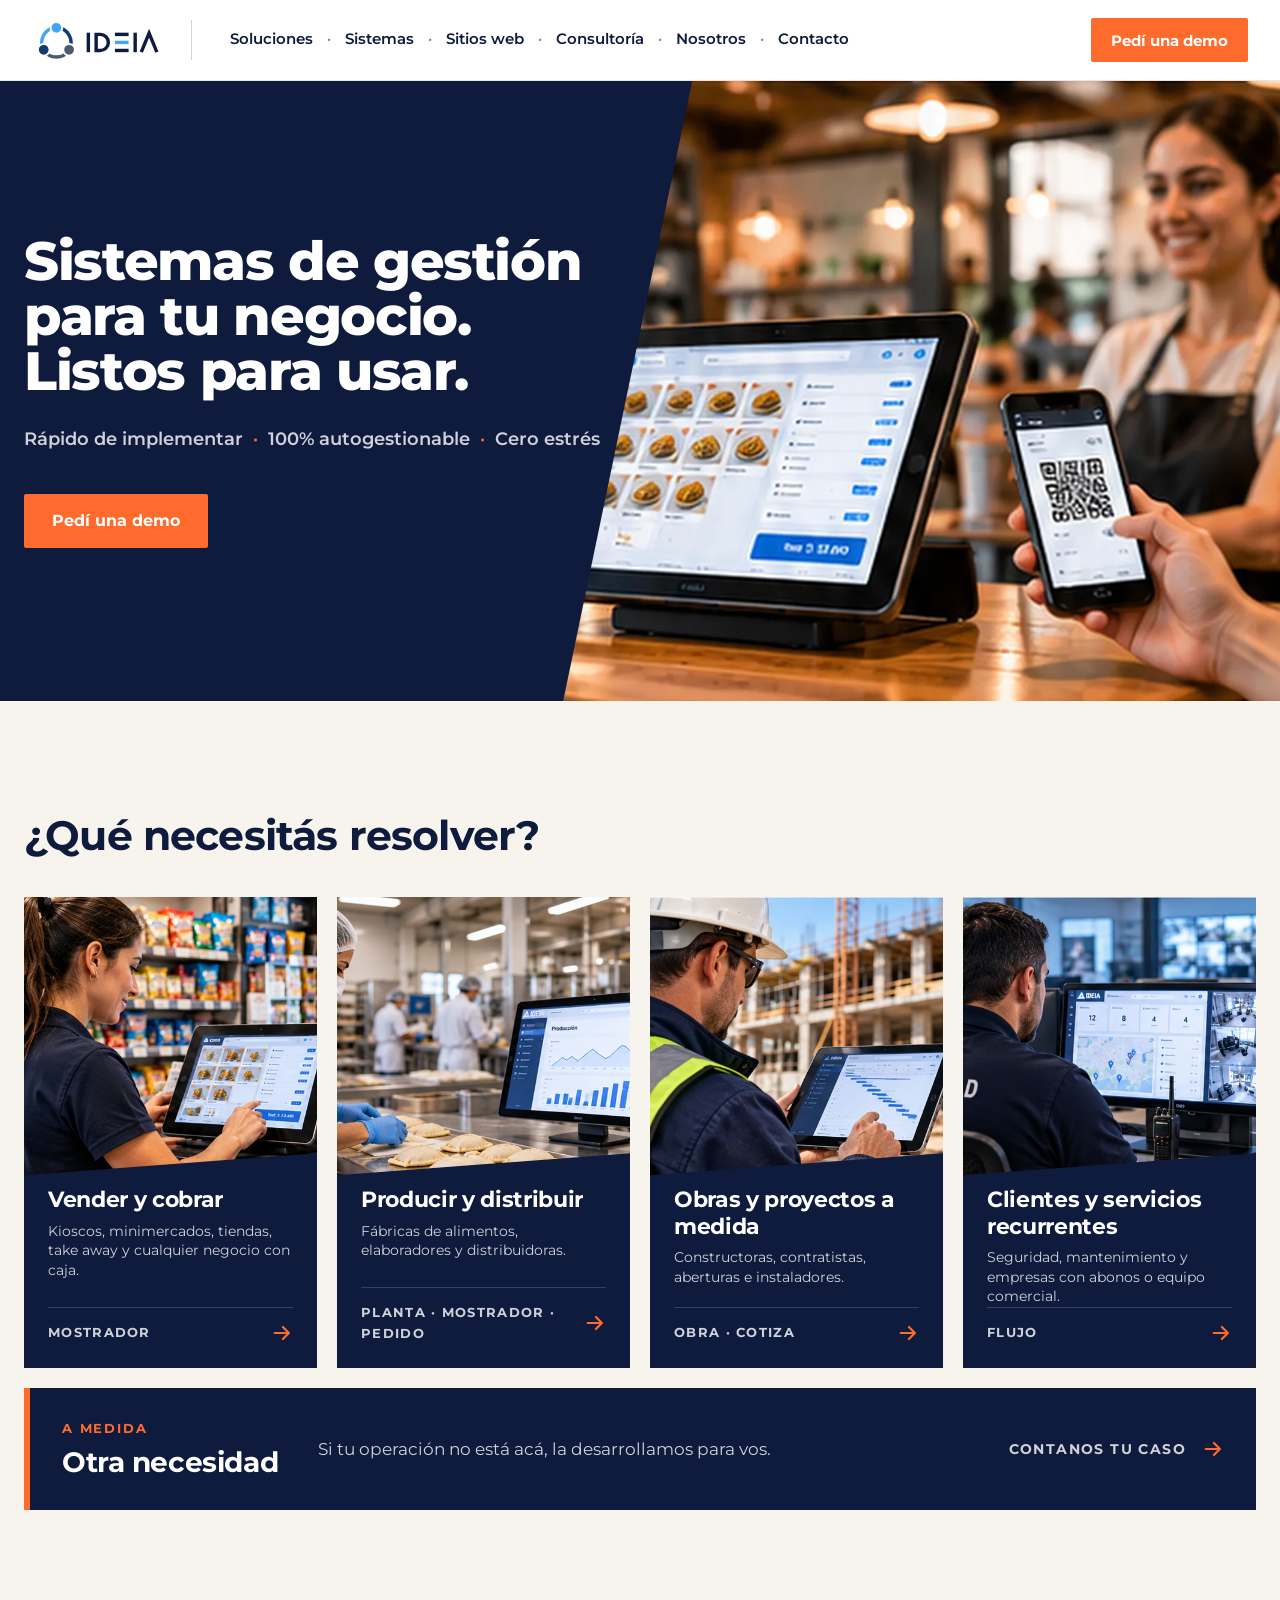
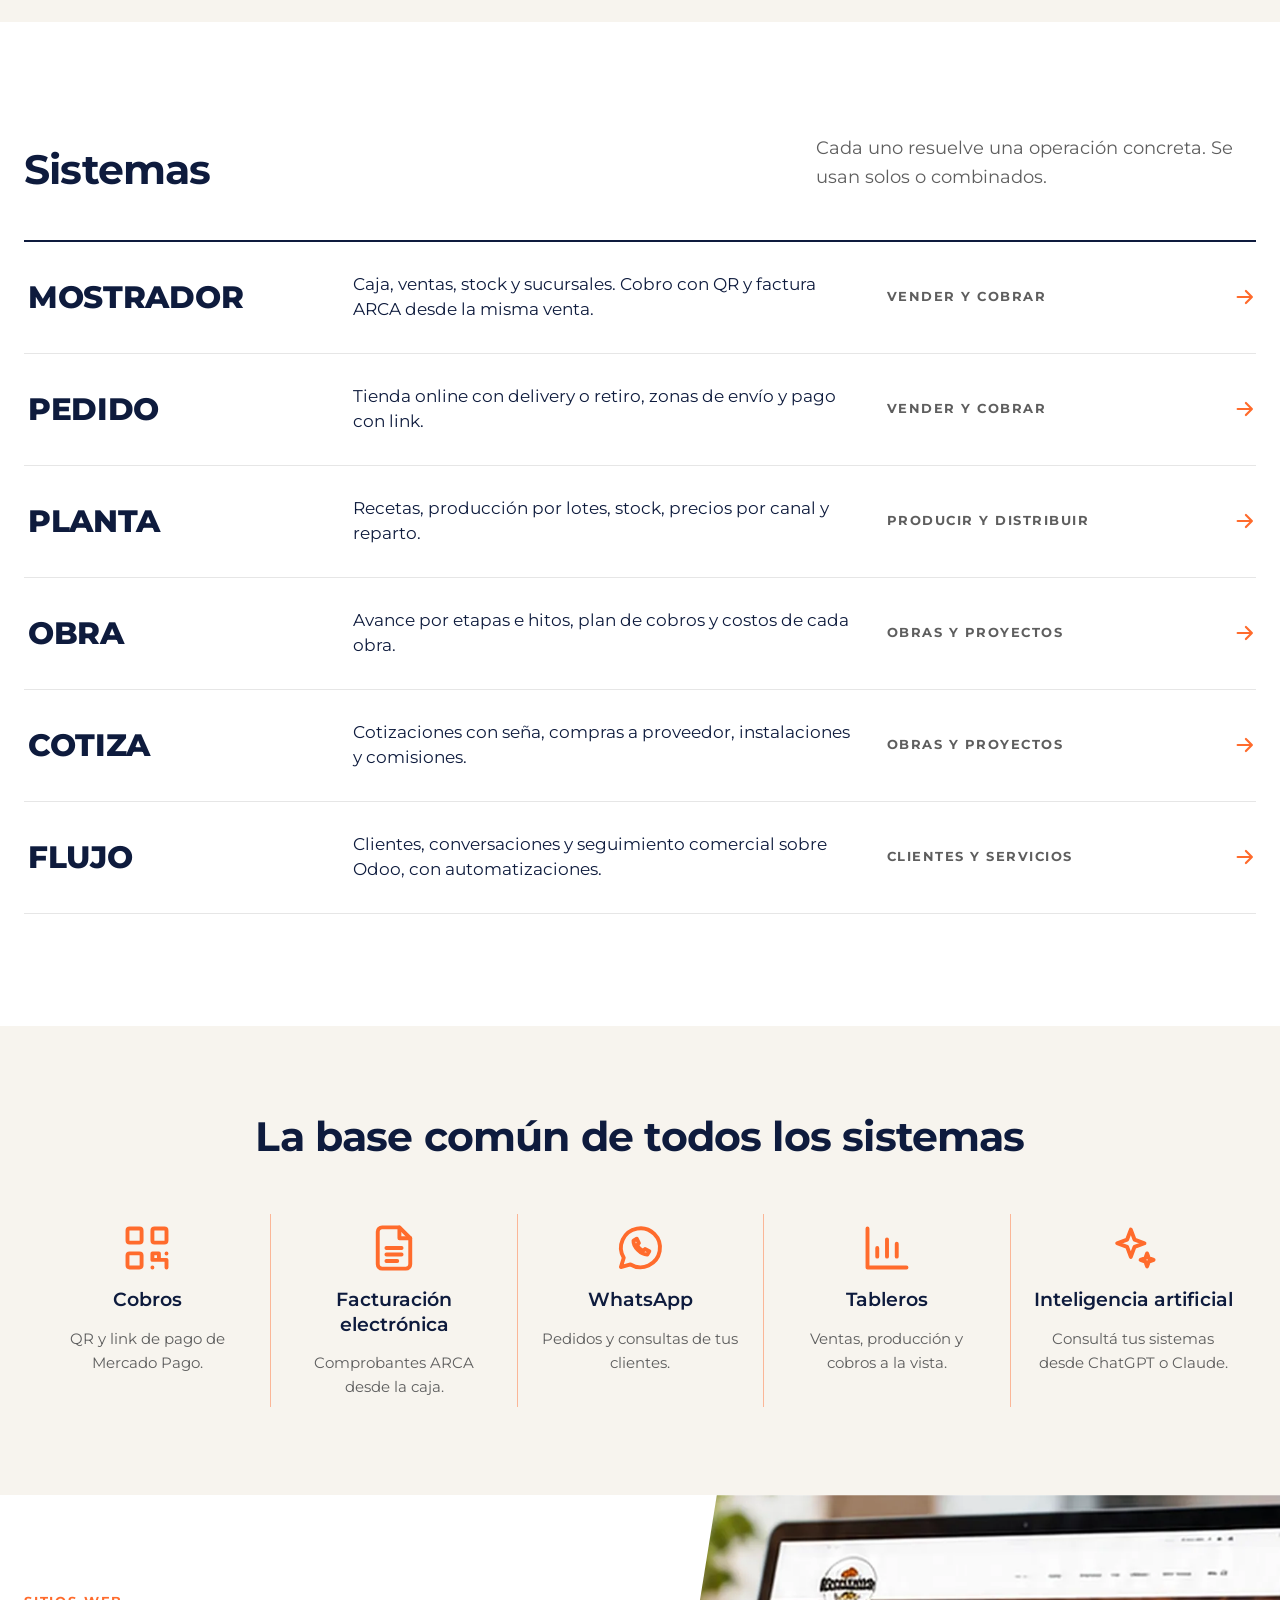
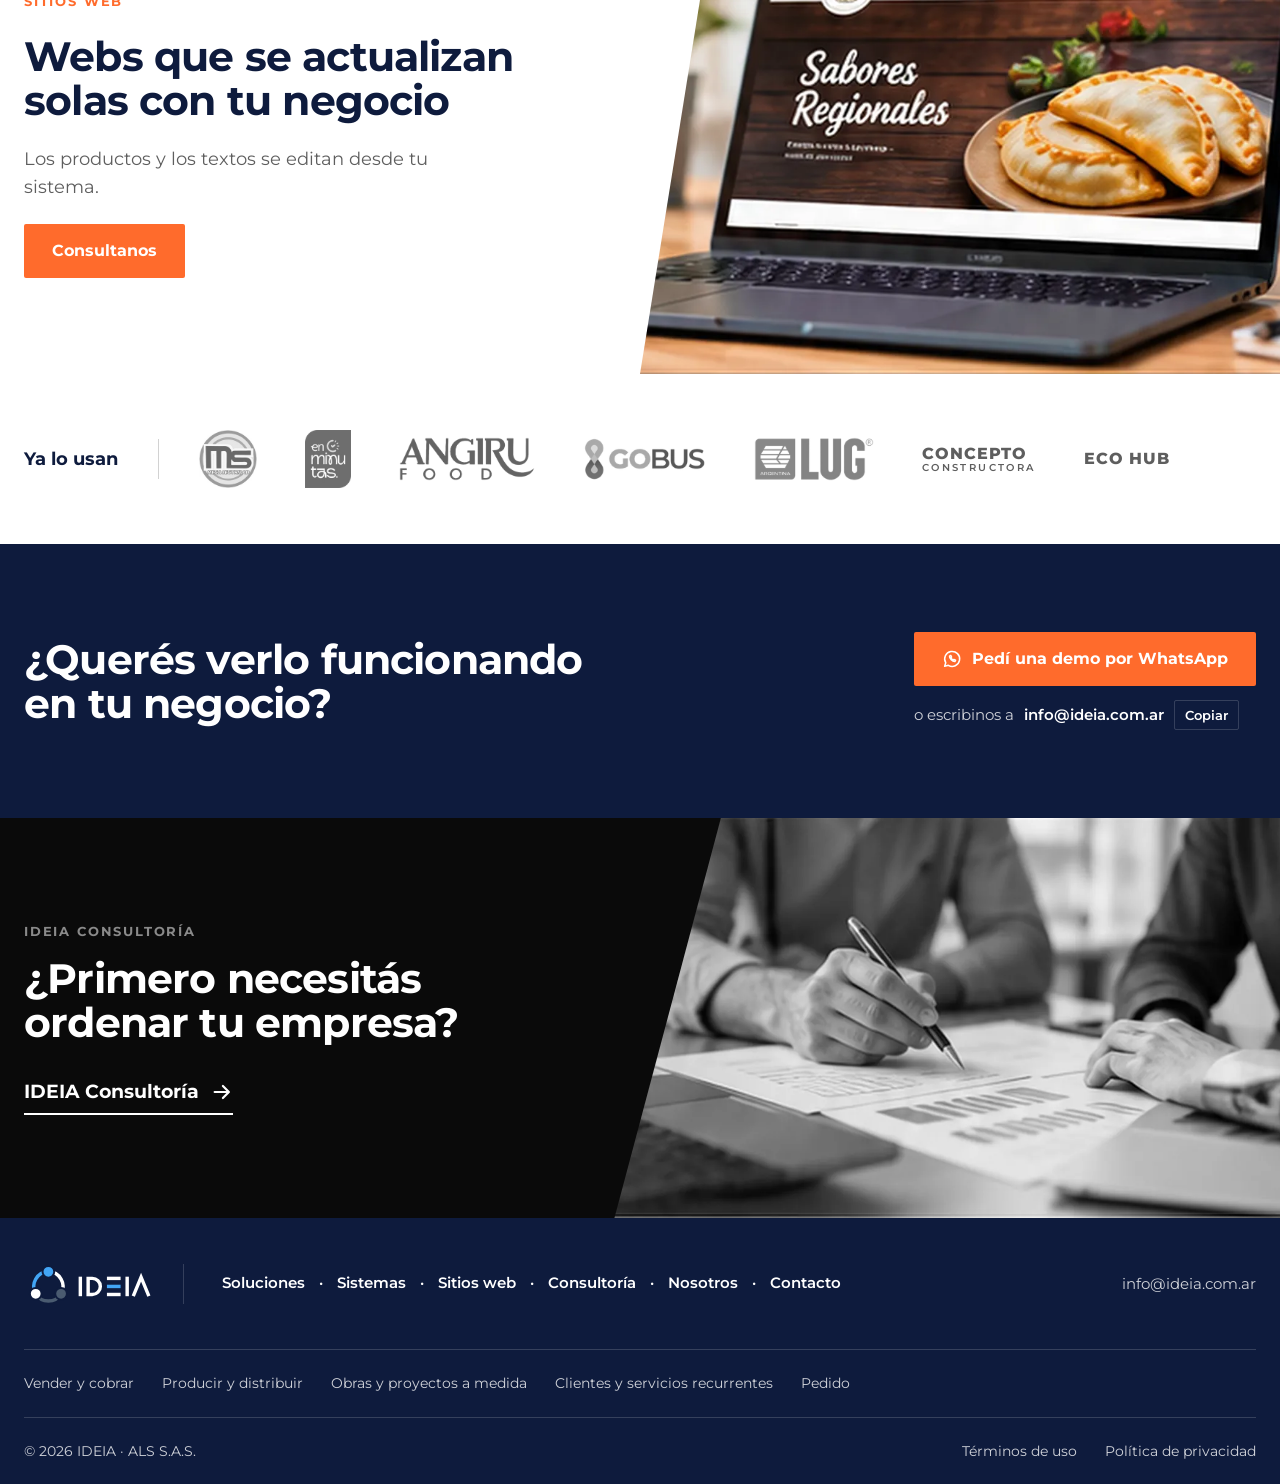
<file: index.html>
<!doctype html>
<html lang="es">
<head>
<meta charset="utf-8">
<meta name="viewport" content="width=device-width, initial-scale=1, viewport-fit=cover">
<title>IDEIA · Sistemas de gestión</title>
<meta name="description" content="Sistemas de gestión listos para usar, para vender y cobrar, producir y distribuir, gestionar obras y proyectos, y atender clientes.">
<meta property="og:title" content="IDEIA · Sistemas de gestión">
<meta property="og:description" content="Sistemas de gestión listos para usar, para vender y cobrar, producir y distribuir, gestionar obras y proyectos, y atender clientes.">
<meta property="og:type" content="website">
<meta name="claude:viewport-fit-sides" content="cover">
<link rel="preconnect" href="https://fonts.googleapis.com"><link rel="preconnect" href="https://fonts.gstatic.com" crossorigin><link rel="stylesheet" href="https://fonts.googleapis.com/css2?family=Montserrat:wght@400;500;600;700;800&display=swap">
<link rel="stylesheet" href="assets/styles.css">
</head>
<body>
<header class="hdr">
  <div class="hdr-in">
    <a class="logo" href="./" aria-label="IDEIA, inicio"><svg viewBox="0 0 260 82" role="img" aria-label="IDEIA"><path d="M50 16 A30 30 0 0 0 24.02 61" stroke="#42A5F5" stroke-width="7" fill="none"/><path d="M50 16 A30 30 0 0 1 75.98 61" stroke="#103B73" stroke-width="7" fill="none"/><path d="M24.02 61 A30 30 0 0 0 75.98 61" stroke="#4A5B70" stroke-width="7" fill="none"/><circle cx="50" cy="16" r="12" fill="#42A5F5" stroke="#FFFFFF" stroke-width="4"/><circle cx="24.02" cy="61" r="12" fill="#103B73" stroke="#FFFFFF" stroke-width="4"/><circle cx="75.98" cy="61" r="12" fill="#4A5B70" stroke="#FFFFFF" stroke-width="4"/><g fill="#0E1B3D"><rect x="112" y="26" width="7" height="40"/><path fill-rule="evenodd" d="M128 26h12a20 20 0 0 1 0 40h-12zM135 33h5a13 13 0 0 1 0 26h-5z"/><rect x="170" y="26" width="28" height="7"/><rect x="170" y="42.5" width="28" height="7" fill="#42A5F5"/><rect x="170" y="59" width="28" height="7"/><rect x="208" y="26" width="7" height="40"/></g><path d="M224 66 L240 27 L256 66" stroke="#0E1B3D" stroke-width="7" fill="none"/></svg></a>
    <span class="vsep" aria-hidden="true"></span>
    <nav class="nav" aria-label="Principal">
      <div class="dd"><a href="./#soluciones" aria-haspopup="true">Soluciones</a><div class="dd-panel"><a href="comercios.html"><span>Vender y cobrar<small>Mostrador</small></span><svg class="arrow" viewBox="0 0 24 24" fill="none" stroke="currentColor" stroke-width="2.4" stroke-linecap="round" stroke-linejoin="round" aria-hidden="true"><path d="M4 12h15M13 5.5 19.5 12 13 18.5"/></svg></a><a href="alimentos.html"><span>Producir y distribuir<small>Planta · Mostrador · Pedido</small></span><svg class="arrow" viewBox="0 0 24 24" fill="none" stroke="currentColor" stroke-width="2.4" stroke-linecap="round" stroke-linejoin="round" aria-hidden="true"><path d="M4 12h15M13 5.5 19.5 12 13 18.5"/></svg></a><a href="construccion.html"><span>Obras y proyectos a medida<small>Obra · Cotiza</small></span><svg class="arrow" viewBox="0 0 24 24" fill="none" stroke="currentColor" stroke-width="2.4" stroke-linecap="round" stroke-linejoin="round" aria-hidden="true"><path d="M4 12h15M13 5.5 19.5 12 13 18.5"/></svg></a><a href="servicios.html"><span>Clientes y servicios recurrentes<small>Flujo</small></span><svg class="arrow" viewBox="0 0 24 24" fill="none" stroke="currentColor" stroke-width="2.4" stroke-linecap="round" stroke-linejoin="round" aria-hidden="true"><path d="M4 12h15M13 5.5 19.5 12 13 18.5"/></svg></a></div></div><span class="dot">·</span>
      <a href="./#sistemas">Sistemas</a><span class="dot">·</span>
      <a href="./#sitios">Sitios web</a><span class="dot">·</span>
      <a href="./#consultoria">Consultoría</a><span class="dot">·</span>
      <a href="nosotros.html">Nosotros</a><span class="dot">·</span>
      <a href="#contacto">Contacto</a>
    </nav>
    <a class="btn sm" href="#contacto" data-wa="">Pedí una demo</a>
    <button class="menu-btn" type="button" aria-expanded="false" aria-controls="mnav" aria-label="Abrir menú"><svg viewBox="0 0 24 24" fill="none" stroke="currentColor" stroke-width="1.8" stroke-linecap="round" stroke-linejoin="round" aria-hidden="true"><path d="M3 6h18M3 12h18M3 18h18"/></svg></button>
  </div>
  <nav class="mnav" id="mnav" aria-label="Menú móvil" hidden>
    <span class="lbl">Soluciones</span><a class="sub" href="comercios.html">Vender y cobrar</a><a class="sub" href="alimentos.html">Producir y distribuir</a><a class="sub" href="construccion.html">Obras y proyectos a medida</a><a class="sub" href="servicios.html">Clientes y servicios recurrentes</a>
    <a href="./#sistemas">Sistemas</a>
    <a href="./#sitios">Sitios web</a>
    <a href="./#consultoria">Consultoría</a>
    <a href="nosotros.html">Nosotros</a>
    <a href="#contacto">Contacto</a>
  </nav>
</header>
<main>
<section class="hero-a">
  <div class="ph"><img src="img/h2_hero.webp" width="1533" height="903" alt="Local con la tablet de Mostrador en el mostrador y un cliente pagando con QR desde el celular" fetchpriority="high" decoding="async"></div>
  <div class="wrap"><div class="copy">
    <h1>Sistemas de gestión<br class="bd"> para tu negocio.<br class="bd"> Listos para usar.</h1>
    <p class="support">Rápido de implementar<span class="dt">·</span>100% autogestionable<span class="dt">·</span>Cero estrés</p>
    <a class="btn" href="#contacto" data-wa="">Pedí una demo</a>
  </div></div>
</section>

<section class="sec bg-bone rubros" id="soluciones">
  <div class="wrap">
    <h2>¿Qué necesitás resolver?</h2>
    <div class="cards c5"><a class="vcard" href="comercios.html"><img src="img/v_comercio.webp" width="1662" height="932" alt="Comercio minorista: cajera cobrando en la pantalla de Mostrador, con lector de códigos y góndolas" loading="lazy" decoding="async"><div class="band"><h3>Vender y cobrar</h3><p class="ej">Kioscos, minimercados, tiendas, take away y cualquier negocio con caja.</p><div class="sys"><span>Mostrador</span><svg class="arrow" viewBox="0 0 24 24" fill="none" stroke="currentColor" stroke-width="2.4" stroke-linecap="round" stroke-linejoin="round" aria-hidden="true"><path d="M4 12h15M13 5.5 19.5 12 13 18.5"/></svg></div></div></a><a class="vcard" href="alimentos.html"><img src="img/v_alimentos.webp" width="1662" height="932" alt="Elaboración de empanadas en planta con el tablero de producción de Planta" loading="lazy" decoding="async"><div class="band"><h3>Producir y distribuir</h3><p class="ej">Fábricas de alimentos, elaboradores y distribuidoras.</p><div class="sys"><span>Planta · Mostrador · Pedido</span><svg class="arrow" viewBox="0 0 24 24" fill="none" stroke="currentColor" stroke-width="2.4" stroke-linecap="round" stroke-linejoin="round" aria-hidden="true"><path d="M4 12h15M13 5.5 19.5 12 13 18.5"/></svg></div></div></a><a class="vcard" href="construccion.html"><img src="img/v_construccion.webp" width="1662" height="932" alt="Responsable de obra revisando el avance en una tablet frente a un edificio en construcción" loading="lazy" decoding="async"><div class="band"><h3>Obras y proyectos a medida</h3><p class="ej">Constructoras, contratistas, aberturas e instaladores.</p><div class="sys"><span>Obra · Cotiza</span><svg class="arrow" viewBox="0 0 24 24" fill="none" stroke="currentColor" stroke-width="2.4" stroke-linecap="round" stroke-linejoin="round" aria-hidden="true"><path d="M4 12h15M13 5.5 19.5 12 13 18.5"/></svg></div></div></a><a class="vcard" href="servicios.html"><img src="img/v_servicios.webp" width="1662" height="932" alt="Operador de una empresa de seguridad trabajando con el tablero de clientes y servicios" loading="lazy" decoding="async"><div class="band"><h3>Clientes y servicios recurrentes</h3><p class="ej">Seguridad, mantenimiento y empresas con abonos o equipo comercial.</p><div class="sys"><span>Flujo</span><svg class="arrow" viewBox="0 0 24 24" fill="none" stroke="currentColor" stroke-width="2.4" stroke-linecap="round" stroke-linejoin="round" aria-hidden="true"><path d="M4 12h15M13 5.5 19.5 12 13 18.5"/></svg></div></div></a><a class="vcard vother" href="#contacto" data-wa="un sistema a medida"><div class="band"><span class="eyebrow">A medida</span><h3>Otra necesidad</h3><p class="ej">Si tu operación no está acá, la desarrollamos para vos.</p><div class="sys"><span>Contanos tu caso</span><svg class="arrow" viewBox="0 0 24 24" fill="none" stroke="currentColor" stroke-width="2.4" stroke-linecap="round" stroke-linejoin="round" aria-hidden="true"><path d="M4 12h15M13 5.5 19.5 12 13 18.5"/></svg></div></div></a></div>
  </div>
</section>

<section class="sec" id="sistemas">
  <div class="wrap">
    <div class="sys-head"><h2>Sistemas</h2><p class="muted">Cada uno resuelve una operación concreta. Se usan solos o combinados.</p></div>
    <div class="sys-list"><a class="sys-row" href="comercios.html"><span class="nm">MOSTRADOR</span><span class="ds">Caja, ventas, stock y sucursales. Cobro con QR y factura ARCA desde la misma venta.</span><span class="rb">Vender y cobrar</span><svg class="arrow" viewBox="0 0 24 24" fill="none" stroke="currentColor" stroke-width="2.4" stroke-linecap="round" stroke-linejoin="round" aria-hidden="true"><path d="M4 12h15M13 5.5 19.5 12 13 18.5"/></svg></a><a class="sys-row" href="pedido.html"><span class="nm">PEDIDO</span><span class="ds">Tienda online con delivery o retiro, zonas de envío y pago con link.</span><span class="rb">Vender y cobrar</span><svg class="arrow" viewBox="0 0 24 24" fill="none" stroke="currentColor" stroke-width="2.4" stroke-linecap="round" stroke-linejoin="round" aria-hidden="true"><path d="M4 12h15M13 5.5 19.5 12 13 18.5"/></svg></a><a class="sys-row" href="alimentos.html"><span class="nm">PLANTA</span><span class="ds">Recetas, producción por lotes, stock, precios por canal y reparto.</span><span class="rb">Producir y distribuir</span><svg class="arrow" viewBox="0 0 24 24" fill="none" stroke="currentColor" stroke-width="2.4" stroke-linecap="round" stroke-linejoin="round" aria-hidden="true"><path d="M4 12h15M13 5.5 19.5 12 13 18.5"/></svg></a><a class="sys-row" href="construccion.html"><span class="nm">OBRA</span><span class="ds">Avance por etapas e hitos, plan de cobros y costos de cada obra.</span><span class="rb">Obras y proyectos</span><svg class="arrow" viewBox="0 0 24 24" fill="none" stroke="currentColor" stroke-width="2.4" stroke-linecap="round" stroke-linejoin="round" aria-hidden="true"><path d="M4 12h15M13 5.5 19.5 12 13 18.5"/></svg></a><a class="sys-row" href="construccion.html#cotiza"><span class="nm">COTIZA</span><span class="ds">Cotizaciones con seña, compras a proveedor, instalaciones y comisiones.</span><span class="rb">Obras y proyectos</span><svg class="arrow" viewBox="0 0 24 24" fill="none" stroke="currentColor" stroke-width="2.4" stroke-linecap="round" stroke-linejoin="round" aria-hidden="true"><path d="M4 12h15M13 5.5 19.5 12 13 18.5"/></svg></a><a class="sys-row" href="servicios.html"><span class="nm">FLUJO</span><span class="ds">Clientes, conversaciones y seguimiento comercial sobre Odoo, con automatizaciones.</span><span class="rb">Clientes y servicios</span><svg class="arrow" viewBox="0 0 24 24" fill="none" stroke="currentColor" stroke-width="2.4" stroke-linecap="round" stroke-linejoin="round" aria-hidden="true"><path d="M4 12h15M13 5.5 19.5 12 13 18.5"/></svg></a></div>
  </div>
</section>

<section class="sec s-md bg-bone base" id="base">
  <div class="wrap">
    <h2>La base común de todos los sistemas</h2>
    <div class="feats f5">
      <div class="feat"><svg viewBox="0 0 24 24" fill="none" stroke="currentColor" stroke-width="1.8" stroke-linecap="round" stroke-linejoin="round" aria-hidden="true"><rect x="3" y="3" width="6.5" height="6.5" rx="1"/><rect x="14.5" y="3" width="6.5" height="6.5" rx="1"/><rect x="3" y="14.5" width="6.5" height="6.5" rx="1"/><path d="M14.5 14.5h3v3h-3zM17.5 17.5h3.5v3.5M21 14.5v.01M14.5 21h.01"/></svg><h4>Cobros</h4><p>QR y link de pago de Mercado Pago.</p></div>
      <div class="feat"><svg viewBox="0 0 24 24" fill="none" stroke="currentColor" stroke-width="1.8" stroke-linecap="round" stroke-linejoin="round" aria-hidden="true"><path d="M14.5 2.5H6.5a2 2 0 0 0-2 2v15a2 2 0 0 0 2 2h11a2 2 0 0 0 2-2v-12z"/><path d="M14.5 2.5v5h5M8.5 12h7M8.5 15h7M8.5 18h5"/></svg><h4>Facturación electrónica</h4><p>Comprobantes ARCA desde la caja.</p></div>
      <div class="feat"><svg viewBox="0 0 24 24" fill="none" stroke="currentColor" stroke-width="1.8" stroke-linecap="round" stroke-linejoin="round" aria-hidden="true"><path d="M3.2 20.8l1.3-4.3A9 9 0 1 1 7.6 19.6z"/><path d="M9 8.6c-.2 2.8 3.4 6.5 6.4 6.4l.9-1.5-2-1-.9.8c-1.2-.4-2.3-1.5-2.7-2.7l.8-.9-1-2z"/></svg><h4>WhatsApp</h4><p>Pedidos y consultas de tus clientes.</p></div>
      <div class="feat"><svg viewBox="0 0 24 24" fill="none" stroke="currentColor" stroke-width="1.8" stroke-linecap="round" stroke-linejoin="round" aria-hidden="true"><path d="M3 3v18h18"/><path d="M7.5 16v-4M12 16V8M16.5 16v-6"/></svg><h4>Tableros</h4><p>Ventas, producción y cobros a la vista.</p></div>
      <div class="feat"><svg viewBox="0 0 24 24" fill="none" stroke="currentColor" stroke-width="1.8" stroke-linecap="round" stroke-linejoin="round" aria-hidden="true"><path d="M11 3.5l1.7 4.6 4.6 1.7-4.6 1.7L11 16.1l-1.7-4.6L4.7 9.8l4.6-1.7z"/><path d="M18.5 14.5l.8 2.2 2.2.8-2.2.8-.8 2.2-.8-2.2-2.2-.8 2.2-.8z"/></svg><h4>Inteligencia artificial</h4><p>Consultá tus sistemas desde ChatGPT o Claude.</p></div>
    </div>
  </div>
</section>

<section class="split" id="sitios">
  <div class="tx">
    <span class="eyebrow">Sitios web</span>
    <h2>Webs que se actualizan solas con tu negocio</h2>
    <p class="muted">Los productos y los textos se editan desde tu sistema.</p>
    <a class="btn" href="#contacto" data-wa="un sitio web">Consultanos</a>
  </div>
  <div class="ph cut-l"><img src="img/web.webp" width="1452" height="662" alt="Laptop con el sitio web de un negocio de comidas regionales" loading="lazy" decoding="async"></div>
</section>

<section class="sec s-sm uses" aria-label="Empresas que ya lo usan">
  <div class="wrap"><span class="lbl">Ya lo usan</span><span class="vsep" aria-hidden="true"></span><div class="logo-row"><img src="img/logos/mega.webp" width="160" height="160" alt="Mega Seguridad" loading="lazy" class="sq"><img src="img/logos/enminutas.webp" width="128" height="160" alt="En Minutas" loading="lazy" class="sq"><img src="img/logos/angiru.webp" width="369" height="120" alt="Angiru Food" loading="lazy"><img src="img/logos/gobus.webp" width="335" height="120" alt="GoBus" loading="lazy"><img src="img/logos/lug.webp" width="328" height="120" alt="LUG Argentina" loading="lazy"><span class="wm">CONCEPTO<small>CONSTRUCTORA</small></span><span class="wm">ECO HUB</span></div></div>
</section>

<section class="sec s-md bg-navy close" id="contacto">
  <div class="wrap">
    <h2>¿Querés verlo funcionando en tu negocio?</h2>
    <div class="act">
      <a class="btn" href="#contacto" data-wa=""><svg viewBox="0 0 24 24" fill="none" stroke="currentColor" stroke-width="1.8" stroke-linecap="round" stroke-linejoin="round" aria-hidden="true"><path d="M3.2 20.8l1.3-4.3A9 9 0 1 1 7.6 19.6z"/><path d="M9 8.6c-.2 2.8 3.4 6.5 6.4 6.4l.9-1.5-2-1-.9.8c-1.2-.4-2.3-1.5-2.7-2.7l.8-.9-1-2z"/></svg> Pedí una demo por WhatsApp</a>
      <p class="mail"><span class="nw">o escribinos a</span> <b>info@ideia.com.ar</b> <button class="copybtn" type="button" data-copy="info@ideia.com.ar">Copiar</button></p>
    </div>
  </div>
</section>

<section class="consult" id="consultoria">
  <div class="ph"><img src="img/consult.webp" width="1407" height="653" alt="Reunión de trabajo revisando planillas de gestión" loading="lazy" decoding="async"></div>
  <div class="wrap">
    <span class="tag">IDEIA Consultoría</span>
    <h2>¿Primero necesitás ordenar tu empresa?</h2>
    <a class="mono" href="#contacto" data-wa="consultoría">IDEIA Consultoría <svg class="arrow" viewBox="0 0 24 24" fill="none" stroke="currentColor" stroke-width="2.4" stroke-linecap="round" stroke-linejoin="round" aria-hidden="true"><path d="M4 12h15M13 5.5 19.5 12 13 18.5"/></svg></a>
  </div>
</section>
</main>
<footer class="ftr">
  <div class="wrap">
    <div class="ftr-top">
      <a class="logo" href="./" aria-label="IDEIA, inicio"><svg viewBox="0 0 260 82" role="img" aria-label="IDEIA"><path d="M50 16 A30 30 0 0 0 24.02 61" stroke="#42A5F5" stroke-width="7" fill="none"/><path d="M50 16 A30 30 0 0 1 75.98 61" stroke="#FFFFFF" stroke-width="7" fill="none"/><path d="M24.02 61 A30 30 0 0 0 75.98 61" stroke="#4A5B70" stroke-width="7" fill="none"/><circle cx="50" cy="16" r="12" fill="#42A5F5" stroke="#0E1B3D" stroke-width="4"/><circle cx="24.02" cy="61" r="12" fill="#FFFFFF" stroke="#0E1B3D" stroke-width="4"/><circle cx="75.98" cy="61" r="12" fill="#4A5B70" stroke="#0E1B3D" stroke-width="4"/><g fill="#FFFFFF"><rect x="112" y="26" width="7" height="40"/><path fill-rule="evenodd" d="M128 26h12a20 20 0 0 1 0 40h-12zM135 33h5a13 13 0 0 1 0 26h-5z"/><rect x="170" y="26" width="28" height="7"/><rect x="170" y="42.5" width="28" height="7" fill="#42A5F5"/><rect x="170" y="59" width="28" height="7"/><rect x="208" y="26" width="7" height="40"/></g><path d="M224 66 L240 27 L256 66" stroke="#FFFFFF" stroke-width="7" fill="none"/></svg></a>
      <span class="vsep" aria-hidden="true"></span>
      <nav class="nav" aria-label="Pie" style="display:flex">
        <a href="./#soluciones">Soluciones</a><span class="dot">·</span><a href="./#sistemas">Sistemas</a><span class="dot">·</span><a href="./#sitios">Sitios web</a><span class="dot">·</span><a href="./#consultoria">Consultoría</a><span class="dot">·</span><a href="nosotros.html">Nosotros</a><span class="dot">·</span><a href="#contacto">Contacto</a>
      </nav>
      <p class="ct">info@ideia.com.ar</p>
    </div>
    <div class="ftr-bot"><a href="comercios.html">Vender y cobrar</a><a href="alimentos.html">Producir y distribuir</a><a href="construccion.html">Obras y proyectos a medida</a><a href="servicios.html">Clientes y servicios recurrentes</a><a href="pedido.html">Pedido</a></div>
    <div class="ftr-bot ftr-legal"><span>© 2026 IDEIA · ALS S.A.S.</span><a href="terminos.html">Términos de uso</a><a href="privacidad.html">Política de privacidad</a></div>
  </div>
</footer>
<script src="assets/app.js"></script>
</body>
</html>
</file>
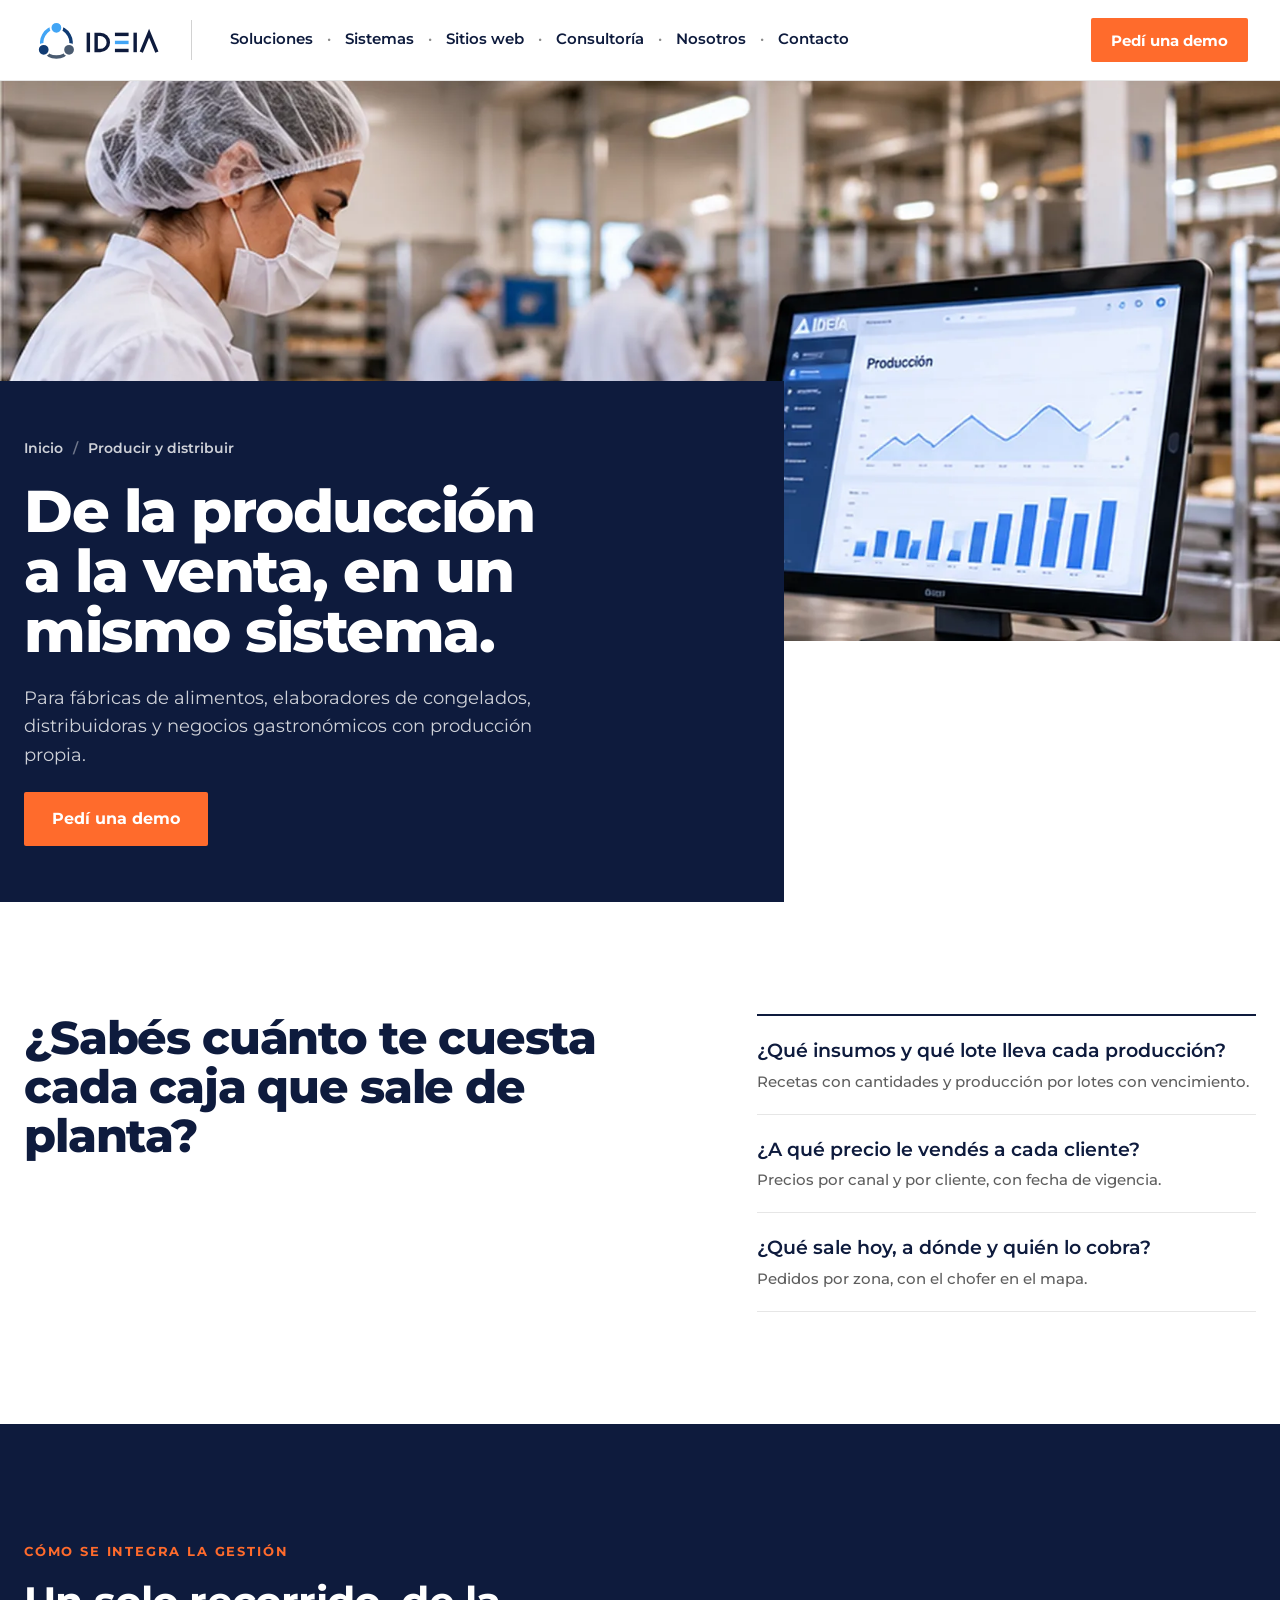
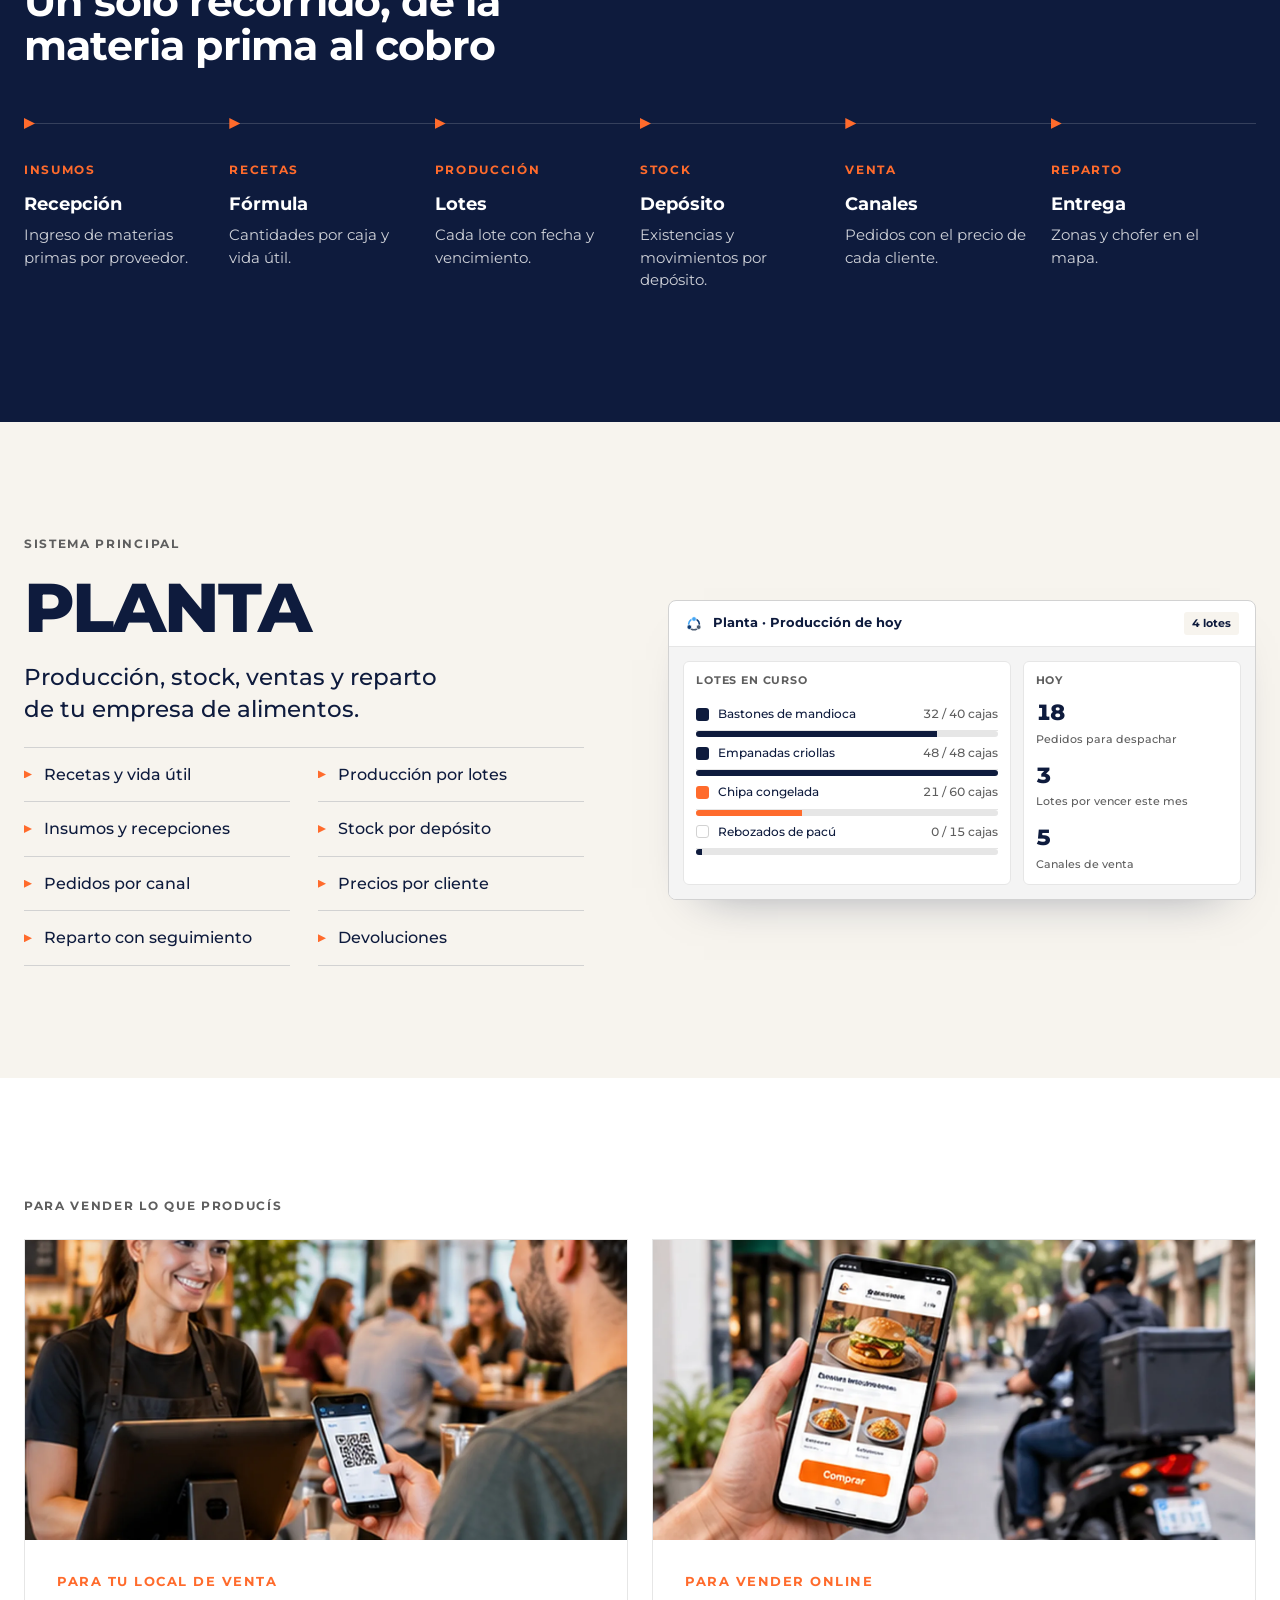
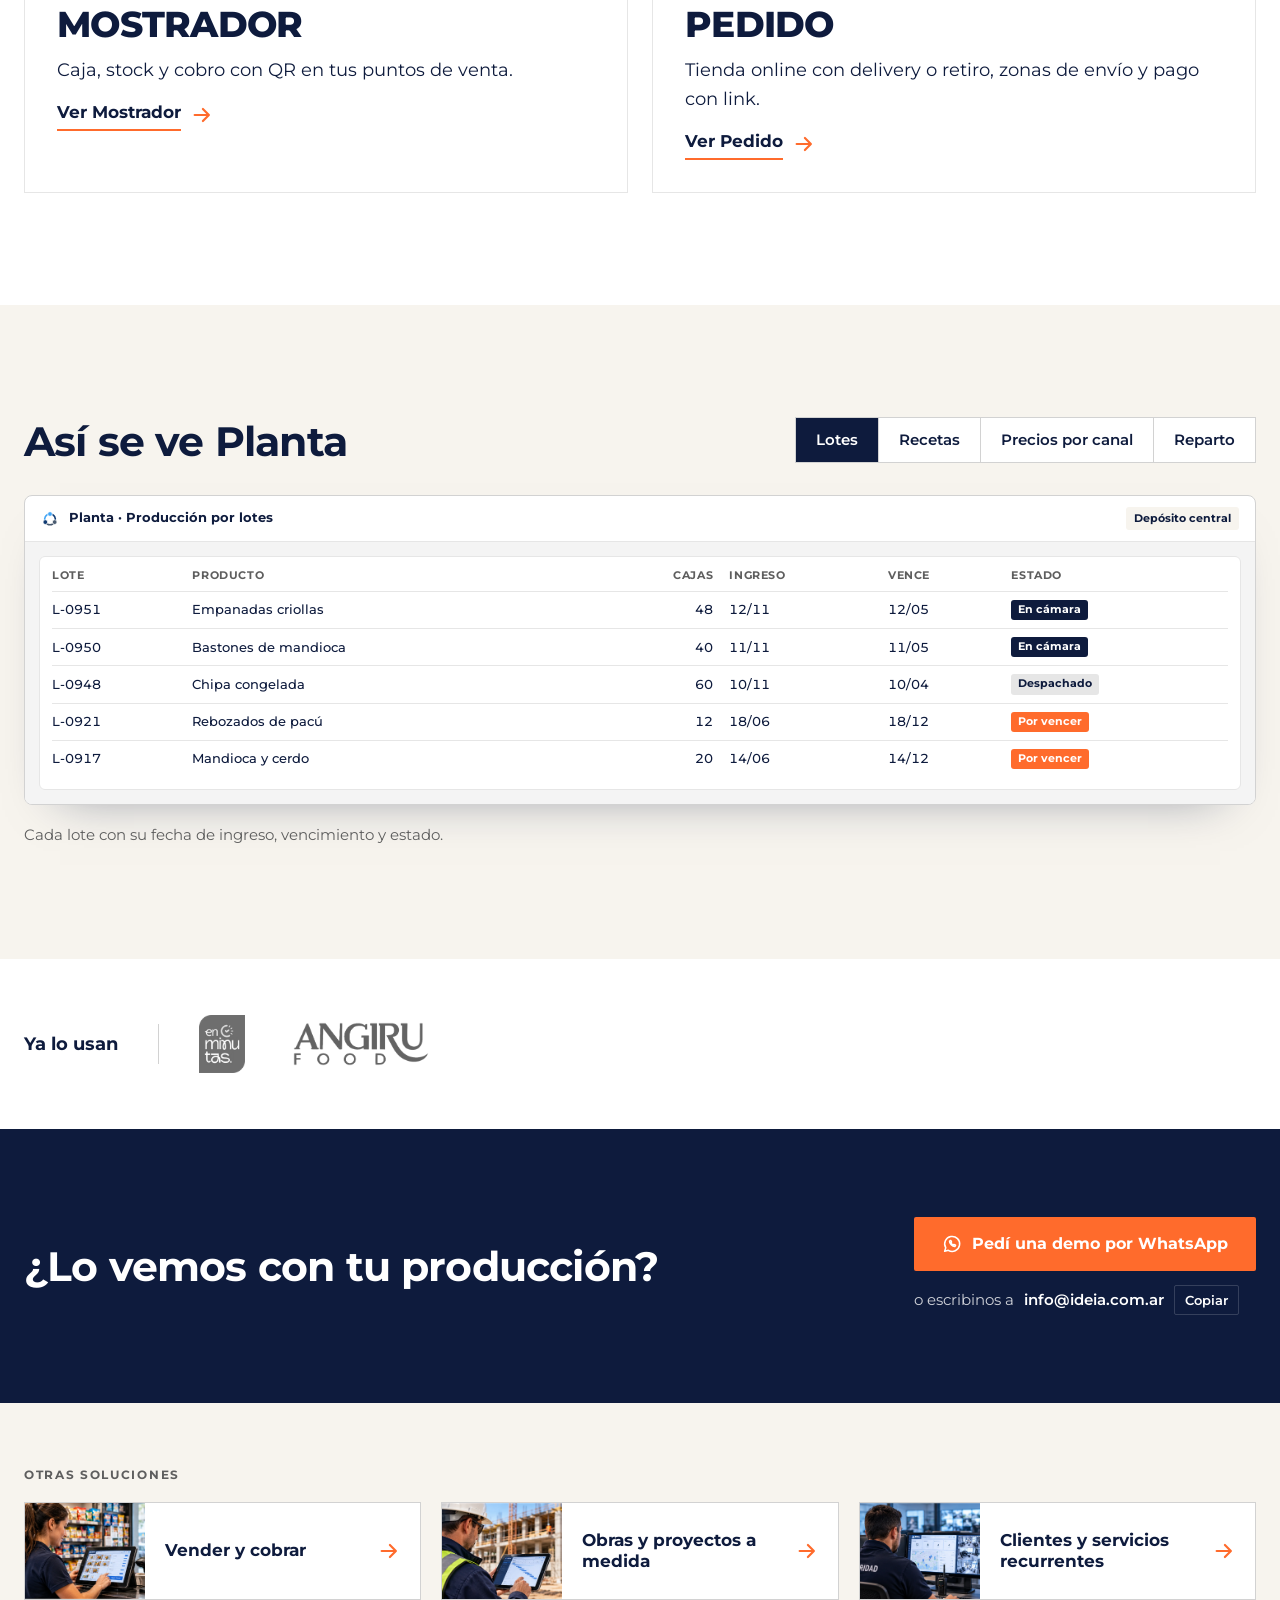
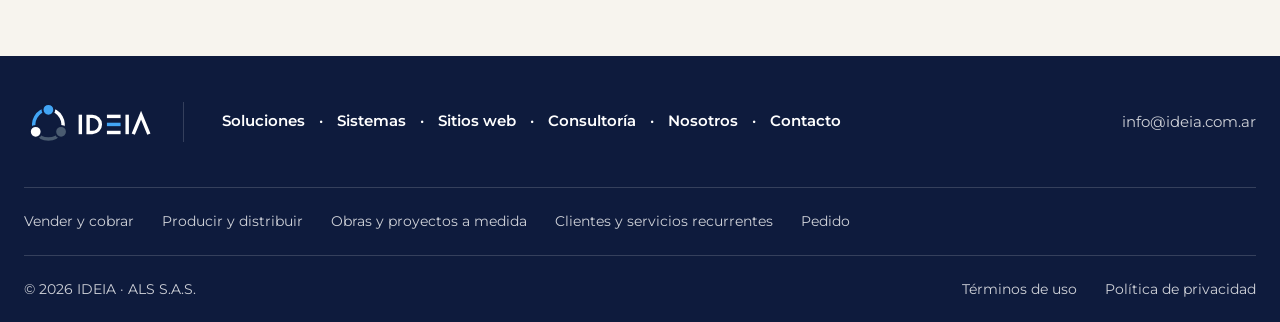
<file: alimentos.html>
<!doctype html>
<html lang="es">
<head>
<meta charset="utf-8">
<meta name="viewport" content="width=device-width, initial-scale=1, viewport-fit=cover">
<title>Planta · Producir y distribuir · IDEIA</title>
<meta name="description" content="Recetas, producción por lotes, stock, precios por canal y reparto para fábricas de alimentos y elaboradores de congelados.">
<meta property="og:title" content="Planta · Producir y distribuir · IDEIA">
<meta property="og:description" content="Recetas, producción por lotes, stock, precios por canal y reparto para fábricas de alimentos y elaboradores de congelados.">
<meta property="og:type" content="website">
<meta name="claude:viewport-fit-sides" content="cover">
<link rel="preconnect" href="https://fonts.googleapis.com"><link rel="preconnect" href="https://fonts.gstatic.com" crossorigin><link rel="stylesheet" href="https://fonts.googleapis.com/css2?family=Montserrat:wght@400;500;600;700;800&display=swap">
<link rel="stylesheet" href="assets/styles.css">
</head>
<body>
<header class="hdr">
  <div class="hdr-in">
    <a class="logo" href="./" aria-label="IDEIA, inicio"><svg viewBox="0 0 260 82" role="img" aria-label="IDEIA"><path d="M50 16 A30 30 0 0 0 24.02 61" stroke="#42A5F5" stroke-width="7" fill="none"/><path d="M50 16 A30 30 0 0 1 75.98 61" stroke="#103B73" stroke-width="7" fill="none"/><path d="M24.02 61 A30 30 0 0 0 75.98 61" stroke="#4A5B70" stroke-width="7" fill="none"/><circle cx="50" cy="16" r="12" fill="#42A5F5" stroke="#FFFFFF" stroke-width="4"/><circle cx="24.02" cy="61" r="12" fill="#103B73" stroke="#FFFFFF" stroke-width="4"/><circle cx="75.98" cy="61" r="12" fill="#4A5B70" stroke="#FFFFFF" stroke-width="4"/><g fill="#0E1B3D"><rect x="112" y="26" width="7" height="40"/><path fill-rule="evenodd" d="M128 26h12a20 20 0 0 1 0 40h-12zM135 33h5a13 13 0 0 1 0 26h-5z"/><rect x="170" y="26" width="28" height="7"/><rect x="170" y="42.5" width="28" height="7" fill="#42A5F5"/><rect x="170" y="59" width="28" height="7"/><rect x="208" y="26" width="7" height="40"/></g><path d="M224 66 L240 27 L256 66" stroke="#0E1B3D" stroke-width="7" fill="none"/></svg></a>
    <span class="vsep" aria-hidden="true"></span>
    <nav class="nav" aria-label="Principal">
      <div class="dd"><a href="./#soluciones" aria-haspopup="true">Soluciones</a><div class="dd-panel"><a href="comercios.html"><span>Vender y cobrar<small>Mostrador</small></span><svg class="arrow" viewBox="0 0 24 24" fill="none" stroke="currentColor" stroke-width="2.4" stroke-linecap="round" stroke-linejoin="round" aria-hidden="true"><path d="M4 12h15M13 5.5 19.5 12 13 18.5"/></svg></a><a href="alimentos.html" aria-current="page"><span>Producir y distribuir<small>Planta · Mostrador · Pedido</small></span><svg class="arrow" viewBox="0 0 24 24" fill="none" stroke="currentColor" stroke-width="2.4" stroke-linecap="round" stroke-linejoin="round" aria-hidden="true"><path d="M4 12h15M13 5.5 19.5 12 13 18.5"/></svg></a><a href="construccion.html"><span>Obras y proyectos a medida<small>Obra · Cotiza</small></span><svg class="arrow" viewBox="0 0 24 24" fill="none" stroke="currentColor" stroke-width="2.4" stroke-linecap="round" stroke-linejoin="round" aria-hidden="true"><path d="M4 12h15M13 5.5 19.5 12 13 18.5"/></svg></a><a href="servicios.html"><span>Clientes y servicios recurrentes<small>Flujo</small></span><svg class="arrow" viewBox="0 0 24 24" fill="none" stroke="currentColor" stroke-width="2.4" stroke-linecap="round" stroke-linejoin="round" aria-hidden="true"><path d="M4 12h15M13 5.5 19.5 12 13 18.5"/></svg></a></div></div><span class="dot">·</span>
      <a href="./#sistemas">Sistemas</a><span class="dot">·</span>
      <a href="./#sitios">Sitios web</a><span class="dot">·</span>
      <a href="./#consultoria">Consultoría</a><span class="dot">·</span>
      <a href="nosotros.html">Nosotros</a><span class="dot">·</span>
      <a href="#contacto">Contacto</a>
    </nav>
    <a class="btn sm" href="#contacto" data-wa="">Pedí una demo</a>
    <button class="menu-btn" type="button" aria-expanded="false" aria-controls="mnav" aria-label="Abrir menú"><svg viewBox="0 0 24 24" fill="none" stroke="currentColor" stroke-width="1.8" stroke-linecap="round" stroke-linejoin="round" aria-hidden="true"><path d="M3 6h18M3 12h18M3 18h18"/></svg></button>
  </div>
  <nav class="mnav" id="mnav" aria-label="Menú móvil" hidden>
    <span class="lbl">Soluciones</span><a class="sub" href="comercios.html">Vender y cobrar</a><a class="sub" href="alimentos.html">Producir y distribuir</a><a class="sub" href="construccion.html">Obras y proyectos a medida</a><a class="sub" href="servicios.html">Clientes y servicios recurrentes</a>
    <a href="./#sistemas">Sistemas</a>
    <a href="./#sitios">Sitios web</a>
    <a href="./#consultoria">Consultoría</a>
    <a href="nosotros.html">Nosotros</a>
    <a href="#contacto">Contacto</a>
  </nav>
</header>
<main>
<section class="hero-c">
  <div class="ph"><img src="img/v_alimentos.webp" width="1662" height="932" alt="Elaboración de empanadas en planta con el tablero de producción de Planta" fetchpriority="high" decoding="async"></div>
  <div class="wrap"><div class="box">
    <nav class="crumb" aria-label="Ruta"><a href="./">Inicio</a><span>/</span>Producir y distribuir</nav>
    <h1>De la producción a la venta, en un mismo sistema.</h1>
    <p>Para fábricas de alimentos, elaboradores de congelados, distribuidoras y negocios gastronómicos con producción propia.</p>
    <a class="btn" href="#contacto" data-wa="Planta">Pedí una demo</a>
  </div></div>
</section>

<section class="sec">
  <div class="wrap qs">
    <p class="big">¿Sabés cuánto te cuesta cada caja que sale de planta?</p>
    <ul>
      <li>¿Qué insumos y qué lote lleva cada producción?<small>Recetas con cantidades y producción por lotes con vencimiento.</small></li>
      <li>¿A qué precio le vendés a cada cliente?<small>Precios por canal y por cliente, con fecha de vigencia.</small></li>
      <li>¿Qué sale hoy, a dónde y quién lo cobra?<small>Pedidos por zona, con el chofer en el mapa.</small></li>
    </ul>
  </div>
</section>

<section class="sec bg-navy">
  <div class="wrap">
    <span class="eyebrow">Cómo se integra la gestión</span>
    <h2 style="margin-top:14px;max-width:760px">Un solo recorrido, de la materia prima al cobro</h2>
    <ol class="chain" style="padding:0;list-style:none">
      <li><span class="s">Insumos</span><h4>Recepción</h4><p>Ingreso de materias primas por proveedor.</p></li>
      <li><span class="s">Recetas</span><h4>Fórmula</h4><p>Cantidades por caja y vida útil.</p></li>
      <li><span class="s">Producción</span><h4>Lotes</h4><p>Cada lote con fecha y vencimiento.</p></li>
      <li><span class="s">Stock</span><h4>Depósito</h4><p>Existencias y movimientos por depósito.</p></li>
      <li><span class="s">Venta</span><h4>Canales</h4><p>Pedidos con el precio de cada cliente.</p></li>
      <li><span class="s">Reparto</span><h4>Entrega</h4><p>Zonas y chofer en el mapa.</p></li>
    </ol>
  </div>
</section>

<section class="sec bg-bone sysblock" id="planta">
  <div class="wrap pair" style="align-items:center">
    <div class="col">
      <span class="label">Sistema principal</span>
      <span class="nm">PLANTA</span>
      <p class="ln">Producción, stock, ventas y reparto de tu empresa de alimentos.</p>
      <ul class="mods">
        <li>Recetas y vida útil</li><li>Producción por lotes</li>
        <li>Insumos y recepciones</li><li>Stock por depósito</li>
        <li>Pedidos por canal</li><li>Precios por cliente</li>
        <li>Reparto con seguimiento</li><li>Devoluciones</li>
      </ul>
    </div>
    <div class="col"><div class="ui" aria-label="Producción de hoy en Planta, datos de ejemplo"><div class="ui-bar"><svg class="iso" viewBox="0 0 100 82" aria-hidden="true"><path d="M50 16 A30 30 0 0 0 24.02 61" stroke="#42A5F5" stroke-width="9" fill="none"/><path d="M50 16 A30 30 0 0 1 75.98 61" stroke="#103B73" stroke-width="9" fill="none"/><path d="M24.02 61 A30 30 0 0 0 75.98 61" stroke="#4A5B70" stroke-width="9" fill="none"/><circle cx="50" cy="16" r="13" fill="#42A5F5" stroke="#fff" stroke-width="4"/><circle cx="24.02" cy="61" r="13" fill="#103B73" stroke="#fff" stroke-width="4"/><circle cx="75.98" cy="61" r="13" fill="#4A5B70" stroke="#fff" stroke-width="4"/></svg>Planta · Producción de hoy<span class="st">4 lotes</span></div>
<div class="ui-body c2">
 <div class="pn"><h5>Lotes en curso</h5>
  <div class="et"><span class="sq"></span>Bastones de mandioca<em class="n">32 / 40 cajas</em></div><div class="mt"><i style="width:80%"></i></div>
  <div class="et"><span class="sq"></span>Empanadas criollas<em class="n">48 / 48 cajas</em></div><div class="mt"><i style="width:100%"></i></div>
  <div class="et"><span class="sq w"></span>Chipa congelada<em class="n">21 / 60 cajas</em></div><div class="mt"><i class="o" style="width:35%"></i></div>
  <div class="et"><span class="sq e"></span>Rebozados de pacú<em class="n">0 / 15 cajas</em></div><div class="mt"><i style="width:2%"></i></div></div>
 <div class="pn"><h5>Hoy</h5><div style="display:grid;gap:14px">
  <div class="kp"><b class="n">18</b><span>Pedidos para despachar</span></div>
  <div class="kp"><b class="n">3</b><span>Lotes por vencer este mes</span></div>
  <div class="kp"><b class="n">5</b><span>Canales de venta</span></div></div></div>
</div></div></div>
  </div>
</section>

<section class="sec">
  <div class="wrap">
    <p class="label" style="margin-bottom:24px">Para vender lo que producís</p>
    <div class="halves">
      <article class="half"><div class="ph"><img src="img/g_local.webp" width="1413" height="1221" alt="Cajera cobrando con QR desde el celular de un cliente en un local de comidas" loading="lazy" decoding="async"></div>
        <div class="tx"><span class="for">Para tu local de venta</span><span class="nm">MOSTRADOR</span><p>Caja, stock y cobro con QR en tus puntos de venta.</p><a class="tlink" href="comercios.html"><span>Ver Mostrador</span><svg class="arrow" viewBox="0 0 24 24" fill="none" stroke="currentColor" stroke-width="2.4" stroke-linecap="round" stroke-linejoin="round" aria-hidden="true"><path d="M4 12h15M13 5.5 19.5 12 13 18.5"/></svg></a></div></article>
      <article class="half" id="pedido"><div class="ph"><img src="img/g_pedido.webp" width="1357" height="811" alt="Celular con la tienda online de Pedido y un repartidor en moto" loading="lazy" decoding="async"></div>
        <div class="tx"><span class="for">Para vender online</span><span class="nm">PEDIDO</span><p>Tienda online con delivery o retiro, zonas de envío y pago con link.</p><a class="tlink" href="pedido.html"><span>Ver Pedido</span><svg class="arrow" viewBox="0 0 24 24" fill="none" stroke="currentColor" stroke-width="2.4" stroke-linecap="round" stroke-linejoin="round" aria-hidden="true"><path d="M4 12h15M13 5.5 19.5 12 13 18.5"/></svg></a></div></article>
    </div>
  </div>
</section>

<section class="sec bg-bone" data-tabs>
  <div class="wrap">
    <div class="gal-head"><h2>Así se ve Planta</h2>
      <div class="tabs" role="tablist" aria-label="Pantallas de Planta">
        <button role="tab" id="ta1" aria-controls="pa1" aria-selected="true" data-cap="Cada lote con su fecha de ingreso, vencimiento y estado.">Lotes</button>
        <button role="tab" id="ta2" aria-controls="pa2" aria-selected="false" tabindex="-1" data-cap="La receta calcula el costo de cada caja con los precios de tus insumos.">Recetas</button>
        <button role="tab" id="ta3" aria-controls="pa3" aria-selected="false" tabindex="-1" data-cap="Un precio por canal de venta, con fecha de vigencia.">Precios por canal</button>
        <button role="tab" id="ta4" aria-controls="pa4" aria-selected="false" tabindex="-1" data-cap="Los pedidos del día por zona, con su estado y lo que hay que cobrar.">Reparto</button>
      </div></div>
    <div role="tabpanel" id="pa1" aria-labelledby="ta1"><div class="ui" aria-label="Producción por lotes, datos de ejemplo"><div class="ui-bar"><svg class="iso" viewBox="0 0 100 82" aria-hidden="true"><path d="M50 16 A30 30 0 0 0 24.02 61" stroke="#42A5F5" stroke-width="9" fill="none"/><path d="M50 16 A30 30 0 0 1 75.98 61" stroke="#103B73" stroke-width="9" fill="none"/><path d="M24.02 61 A30 30 0 0 0 75.98 61" stroke="#4A5B70" stroke-width="9" fill="none"/><circle cx="50" cy="16" r="13" fill="#42A5F5" stroke="#fff" stroke-width="4"/><circle cx="24.02" cy="61" r="13" fill="#103B73" stroke="#fff" stroke-width="4"/><circle cx="75.98" cy="61" r="13" fill="#4A5B70" stroke="#fff" stroke-width="4"/></svg>Planta · Producción por lotes<span class="st">Depósito central</span></div>
<div class="ui-body"><div class="pn ui-scroll"><table class="t">
 <tr><th>Lote</th><th>Producto</th><th class="r">Cajas</th><th>Ingreso</th><th>Vence</th><th>Estado</th></tr>
 <tr><td class="n">L-0951</td><td>Empanadas criollas</td><td class="r n">48</td><td class="n">12/11</td><td class="n">12/05</td><td><span class="pill nv">En cámara</span></td></tr>
 <tr><td class="n">L-0950</td><td>Bastones de mandioca</td><td class="r n">40</td><td class="n">11/11</td><td class="n">11/05</td><td><span class="pill nv">En cámara</span></td></tr>
 <tr><td class="n">L-0948</td><td>Chipa congelada</td><td class="r n">60</td><td class="n">10/11</td><td class="n">10/04</td><td><span class="pill">Despachado</span></td></tr>
 <tr><td class="n">L-0921</td><td>Rebozados de pacú</td><td class="r n">12</td><td class="n">18/06</td><td class="n">18/12</td><td><span class="pill or">Por vencer</span></td></tr>
 <tr><td class="n">L-0917</td><td>Mandioca y cerdo</td><td class="r n">20</td><td class="n">14/06</td><td class="n">14/12</td><td><span class="pill or">Por vencer</span></td></tr>
</table></div></div></div></div>
    <div role="tabpanel" id="pa2" aria-labelledby="ta2" hidden><div class="ui" aria-label="Receta con costo por caja, datos de ejemplo"><div class="ui-bar"><svg class="iso" viewBox="0 0 100 82" aria-hidden="true"><path d="M50 16 A30 30 0 0 0 24.02 61" stroke="#42A5F5" stroke-width="9" fill="none"/><path d="M50 16 A30 30 0 0 1 75.98 61" stroke="#103B73" stroke-width="9" fill="none"/><path d="M24.02 61 A30 30 0 0 0 75.98 61" stroke="#4A5B70" stroke-width="9" fill="none"/><circle cx="50" cy="16" r="13" fill="#42A5F5" stroke="#fff" stroke-width="4"/><circle cx="24.02" cy="61" r="13" fill="#103B73" stroke="#fff" stroke-width="4"/><circle cx="75.98" cy="61" r="13" fill="#4A5B70" stroke="#fff" stroke-width="4"/></svg>Planta · Receta · Empanadas criollas<span class="st">Rinde 1 caja</span></div>
<div class="ui-body c2">
 <div class="pn"><h5>Insumos por caja</h5><table class="t">
  <tr><th>Insumo</th><th class="r">Cantidad</th><th class="r">Costo</th></tr>
  <tr><td>Tapas de empanada</td><td class="r n">48 u</td><td class="r n">$ 6.240</td></tr>
  <tr><td>Carne picada</td><td class="r n">2,9 kg</td><td class="r n">$ 23.200</td></tr>
  <tr><td>Cebolla</td><td class="r n">0,7 kg</td><td class="r n">$ 980</td></tr>
  <tr><td>Huevo</td><td class="r n">6 u</td><td class="r n">$ 1.500</td></tr>
  <tr><td>Condimentos</td><td class="r n">0,1 kg</td><td class="r n">$ 640</td></tr>
  <tr><td>Bolsa y caja</td><td class="r n">1 u</td><td class="r n">$ 1.100</td></tr></table></div>
 <div class="pn"><h5>Resultado</h5><div style="display:grid;gap:14px">
  <div class="kp"><b class="n">$ 33.660</b><span>Costo por caja</span></div>
  <div class="kp"><b class="n">180 días</b><span>Vida útil</span></div>
  <div class="kp"><b class="n">48</b><span>Unidades por caja</span></div></div></div>
</div></div></div>
    <div role="tabpanel" id="pa3" aria-labelledby="ta3" hidden><div class="ui" aria-label="Precios por canal, datos de ejemplo"><div class="ui-bar"><svg class="iso" viewBox="0 0 100 82" aria-hidden="true"><path d="M50 16 A30 30 0 0 0 24.02 61" stroke="#42A5F5" stroke-width="9" fill="none"/><path d="M50 16 A30 30 0 0 1 75.98 61" stroke="#103B73" stroke-width="9" fill="none"/><path d="M24.02 61 A30 30 0 0 0 75.98 61" stroke="#4A5B70" stroke-width="9" fill="none"/><circle cx="50" cy="16" r="13" fill="#42A5F5" stroke="#fff" stroke-width="4"/><circle cx="24.02" cy="61" r="13" fill="#103B73" stroke="#fff" stroke-width="4"/><circle cx="75.98" cy="61" r="13" fill="#4A5B70" stroke="#fff" stroke-width="4"/></svg>Planta · Precios por canal<span class="st">Vigentes desde 01/11</span></div>
<div class="ui-body"><div class="pn ui-scroll"><table class="t">
 <tr><th>Producto</th><th class="r">Distribuidor</th><th class="r">Gastronomía</th><th class="r">Minorista</th><th class="r">Eventos</th></tr>
 <tr><td>Empanadas criollas · caja</td><td class="r n">$ 46.800</td><td class="r n">$ 52.900</td><td class="r n">$ 61.500</td><td class="r n">$ 58.200</td></tr>
 <tr><td>Bastones de mandioca · caja</td><td class="r n">$ 31.400</td><td class="r n">$ 35.600</td><td class="r n">$ 41.200</td><td class="r n">$ 38.900</td></tr>
 <tr><td>Chipa congelada · caja</td><td class="r n">$ 27.900</td><td class="r n">$ 31.800</td><td class="r n">$ 36.400</td><td class="r n">$ 34.100</td></tr>
 <tr><td>Rebozados de pacú · caja</td><td class="r n">$ 49.300</td><td class="r n">$ 55.700</td><td class="r n">$ 64.800</td><td class="r n">$ 61.300</td></tr>
</table></div></div></div></div>
    <div role="tabpanel" id="pa4" aria-labelledby="ta4" hidden><div class="ui" aria-label="Reparto del día, datos de ejemplo"><div class="ui-bar"><svg class="iso" viewBox="0 0 100 82" aria-hidden="true"><path d="M50 16 A30 30 0 0 0 24.02 61" stroke="#42A5F5" stroke-width="9" fill="none"/><path d="M50 16 A30 30 0 0 1 75.98 61" stroke="#103B73" stroke-width="9" fill="none"/><path d="M24.02 61 A30 30 0 0 0 75.98 61" stroke="#4A5B70" stroke-width="9" fill="none"/><circle cx="50" cy="16" r="13" fill="#42A5F5" stroke="#fff" stroke-width="4"/><circle cx="24.02" cy="61" r="13" fill="#103B73" stroke="#fff" stroke-width="4"/><circle cx="75.98" cy="61" r="13" fill="#4A5B70" stroke="#fff" stroke-width="4"/></svg>Planta · Reparto del día<span class="st">18 pedidos</span></div>
<div class="ui-body c2">
 <div class="pn ui-scroll"><h5>Pedidos</h5><table class="t">
  <tr><th>N°</th><th>Cliente</th><th>Zona</th><th>Estado</th></tr>
  <tr><td class="n">2381</td><td>Restaurante · centro</td><td>Zona 1</td><td><span class="pill nv">Entregado</span></td></tr>
  <tr><td class="n">2382</td><td>Distribuidora</td><td>Zona 3</td><td><span class="pill or">En camino</span></td></tr>
  <tr><td class="n">2384</td><td>Hotel</td><td>Zona 2</td><td><span class="pill or">En camino</span></td></tr>
  <tr><td class="n">2386</td><td>Cafetería</td><td>Zona 1</td><td><span class="pill">Por despachar</span></td></tr></table></div>
 <div class="pn"><h5>Cobranza</h5><div style="display:grid;gap:14px">
  <div class="kp"><b class="n">6</b><span>Pedidos en camino</span></div>
  <div class="kp"><b class="n">$ 412.300</b><span>A cobrar hoy</span></div>
  <div class="kp"><b class="n">2</b><span>Devoluciones registradas</span></div></div></div>
</div></div></div>
    <p class="gal-cap">Cada lote con su fecha de ingreso, vencimiento y estado.</p>
  </div>
</section>

<section class="sec s-sm uses" aria-label="Empresas que ya lo usan">
  <div class="wrap"><span class="lbl">Ya lo usan</span><span class="vsep" aria-hidden="true"></span><div class="logo-row"><img src="img/logos/enminutas.webp" width="128" height="160" alt="En Minutas" loading="lazy" class="sq"><img src="img/logos/angiru.webp" width="369" height="120" alt="Angiru Food" loading="lazy"></div></div>
</section>
<section class="sec s-md bg-navy close" id="contacto">
  <div class="wrap">
    <h2>¿Lo vemos con tu producción?</h2>
    <div class="act">
      <a class="btn" href="#contacto" data-wa="Planta"><svg viewBox="0 0 24 24" fill="none" stroke="currentColor" stroke-width="1.8" stroke-linecap="round" stroke-linejoin="round" aria-hidden="true"><path d="M3.2 20.8l1.3-4.3A9 9 0 1 1 7.6 19.6z"/><path d="M9 8.6c-.2 2.8 3.4 6.5 6.4 6.4l.9-1.5-2-1-.9.8c-1.2-.4-2.3-1.5-2.7-2.7l.8-.9-1-2z"/></svg> Pedí una demo por WhatsApp</a>
      <p class="mail"><span class="nw">o escribinos a</span> <b>info@ideia.com.ar</b> <button class="copybtn" type="button" data-copy="info@ideia.com.ar">Copiar</button></p>
    </div>
  </div>
</section>
<section class="sec s-sm bg-bone" aria-label="Otras soluciones">
  <div class="wrap"><p class="label" style="margin-bottom:18px">Otras soluciones</p><div class="others"><a class="oth" href="comercios.html"><img src="img/v_comercio.webp" width="1662" height="932" alt="" loading="lazy" decoding="async"><b>Vender y cobrar</b><svg class="arrow" viewBox="0 0 24 24" fill="none" stroke="currentColor" stroke-width="2.4" stroke-linecap="round" stroke-linejoin="round" aria-hidden="true"><path d="M4 12h15M13 5.5 19.5 12 13 18.5"/></svg></a><a class="oth" href="construccion.html"><img src="img/v_construccion.webp" width="1662" height="932" alt="" loading="lazy" decoding="async"><b>Obras y proyectos a medida</b><svg class="arrow" viewBox="0 0 24 24" fill="none" stroke="currentColor" stroke-width="2.4" stroke-linecap="round" stroke-linejoin="round" aria-hidden="true"><path d="M4 12h15M13 5.5 19.5 12 13 18.5"/></svg></a><a class="oth" href="servicios.html"><img src="img/v_servicios.webp" width="1662" height="932" alt="" loading="lazy" decoding="async"><b>Clientes y servicios recurrentes</b><svg class="arrow" viewBox="0 0 24 24" fill="none" stroke="currentColor" stroke-width="2.4" stroke-linecap="round" stroke-linejoin="round" aria-hidden="true"><path d="M4 12h15M13 5.5 19.5 12 13 18.5"/></svg></a></div></div>
</section>
</main>
<footer class="ftr">
  <div class="wrap">
    <div class="ftr-top">
      <a class="logo" href="./" aria-label="IDEIA, inicio"><svg viewBox="0 0 260 82" role="img" aria-label="IDEIA"><path d="M50 16 A30 30 0 0 0 24.02 61" stroke="#42A5F5" stroke-width="7" fill="none"/><path d="M50 16 A30 30 0 0 1 75.98 61" stroke="#FFFFFF" stroke-width="7" fill="none"/><path d="M24.02 61 A30 30 0 0 0 75.98 61" stroke="#4A5B70" stroke-width="7" fill="none"/><circle cx="50" cy="16" r="12" fill="#42A5F5" stroke="#0E1B3D" stroke-width="4"/><circle cx="24.02" cy="61" r="12" fill="#FFFFFF" stroke="#0E1B3D" stroke-width="4"/><circle cx="75.98" cy="61" r="12" fill="#4A5B70" stroke="#0E1B3D" stroke-width="4"/><g fill="#FFFFFF"><rect x="112" y="26" width="7" height="40"/><path fill-rule="evenodd" d="M128 26h12a20 20 0 0 1 0 40h-12zM135 33h5a13 13 0 0 1 0 26h-5z"/><rect x="170" y="26" width="28" height="7"/><rect x="170" y="42.5" width="28" height="7" fill="#42A5F5"/><rect x="170" y="59" width="28" height="7"/><rect x="208" y="26" width="7" height="40"/></g><path d="M224 66 L240 27 L256 66" stroke="#FFFFFF" stroke-width="7" fill="none"/></svg></a>
      <span class="vsep" aria-hidden="true"></span>
      <nav class="nav" aria-label="Pie" style="display:flex">
        <a href="./#soluciones">Soluciones</a><span class="dot">·</span><a href="./#sistemas">Sistemas</a><span class="dot">·</span><a href="./#sitios">Sitios web</a><span class="dot">·</span><a href="./#consultoria">Consultoría</a><span class="dot">·</span><a href="nosotros.html">Nosotros</a><span class="dot">·</span><a href="#contacto">Contacto</a>
      </nav>
      <p class="ct">info@ideia.com.ar</p>
    </div>
    <div class="ftr-bot"><a href="comercios.html">Vender y cobrar</a><a href="alimentos.html">Producir y distribuir</a><a href="construccion.html">Obras y proyectos a medida</a><a href="servicios.html">Clientes y servicios recurrentes</a><a href="pedido.html">Pedido</a></div>
    <div class="ftr-bot ftr-legal"><span>© 2026 IDEIA · ALS S.A.S.</span><a href="terminos.html">Términos de uso</a><a href="privacidad.html">Política de privacidad</a></div>
  </div>
</footer>
<script src="assets/app.js"></script>
</body>
</html>
</file>
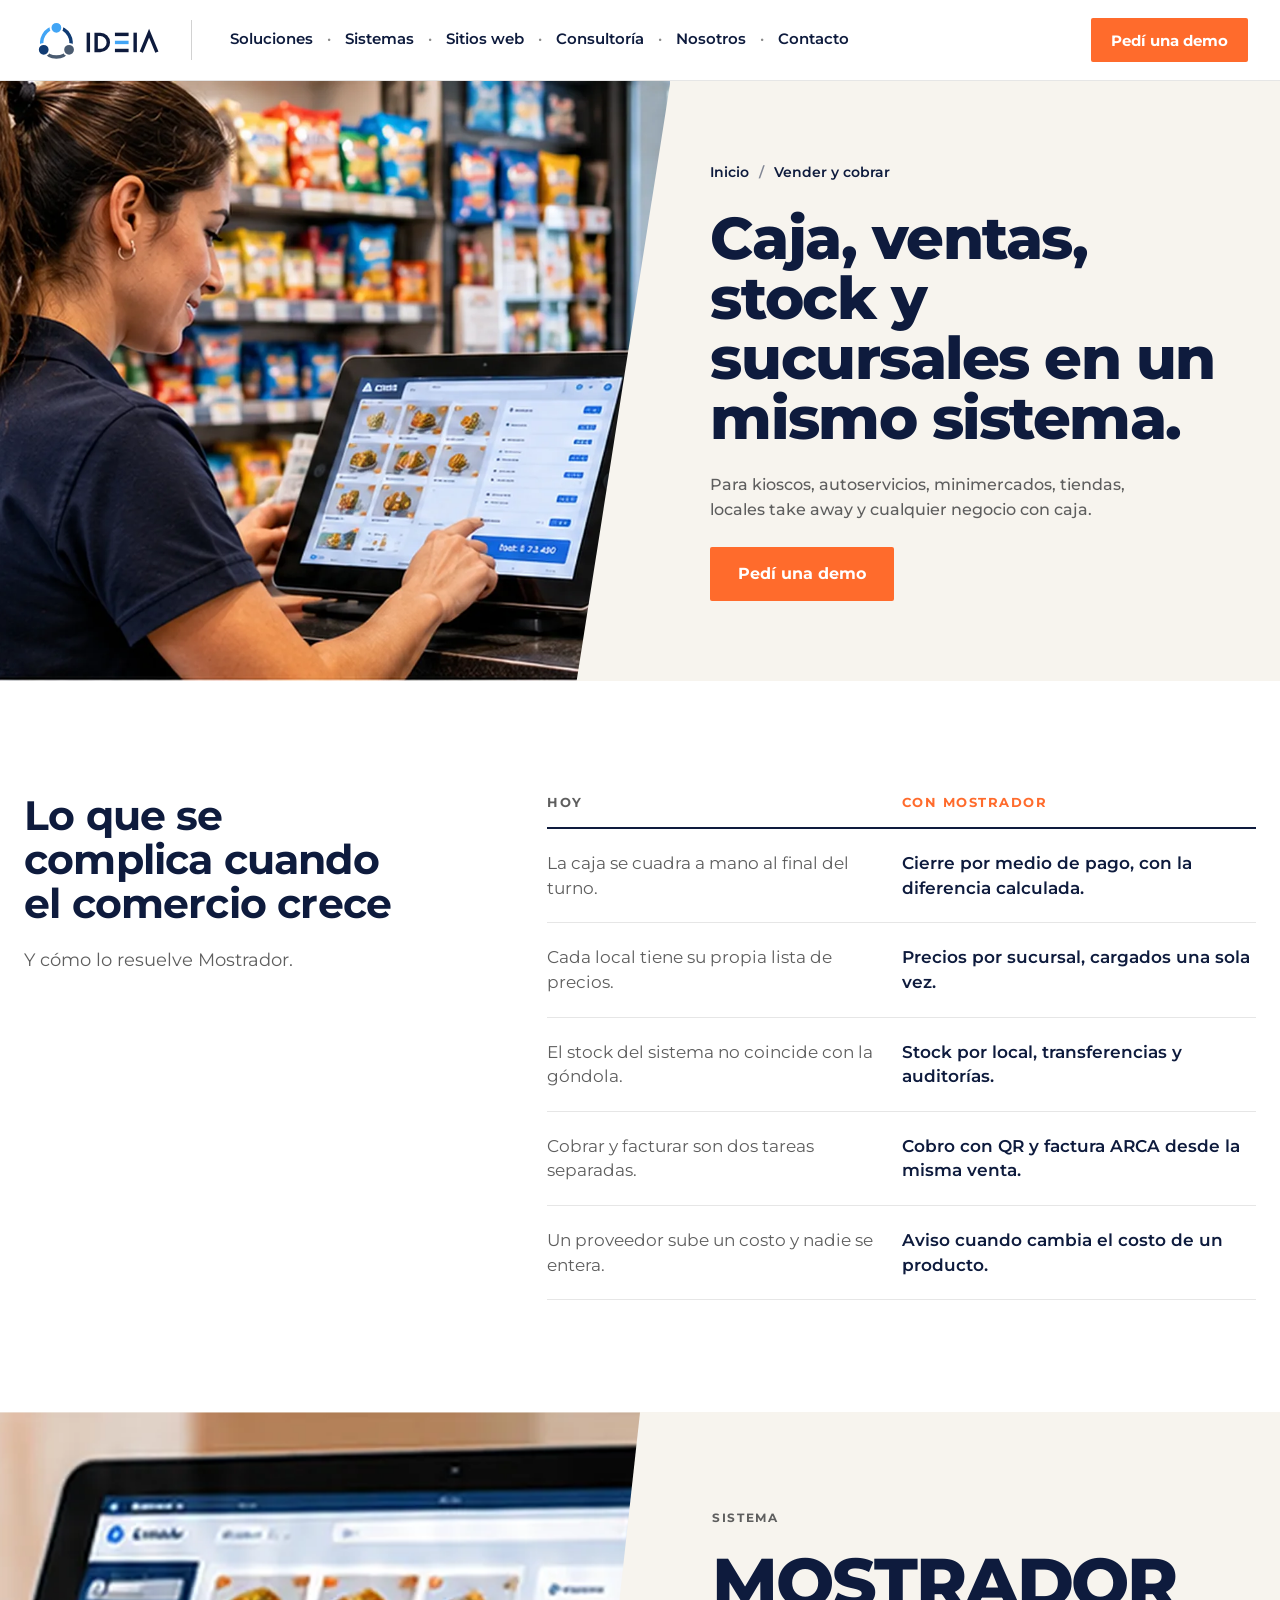
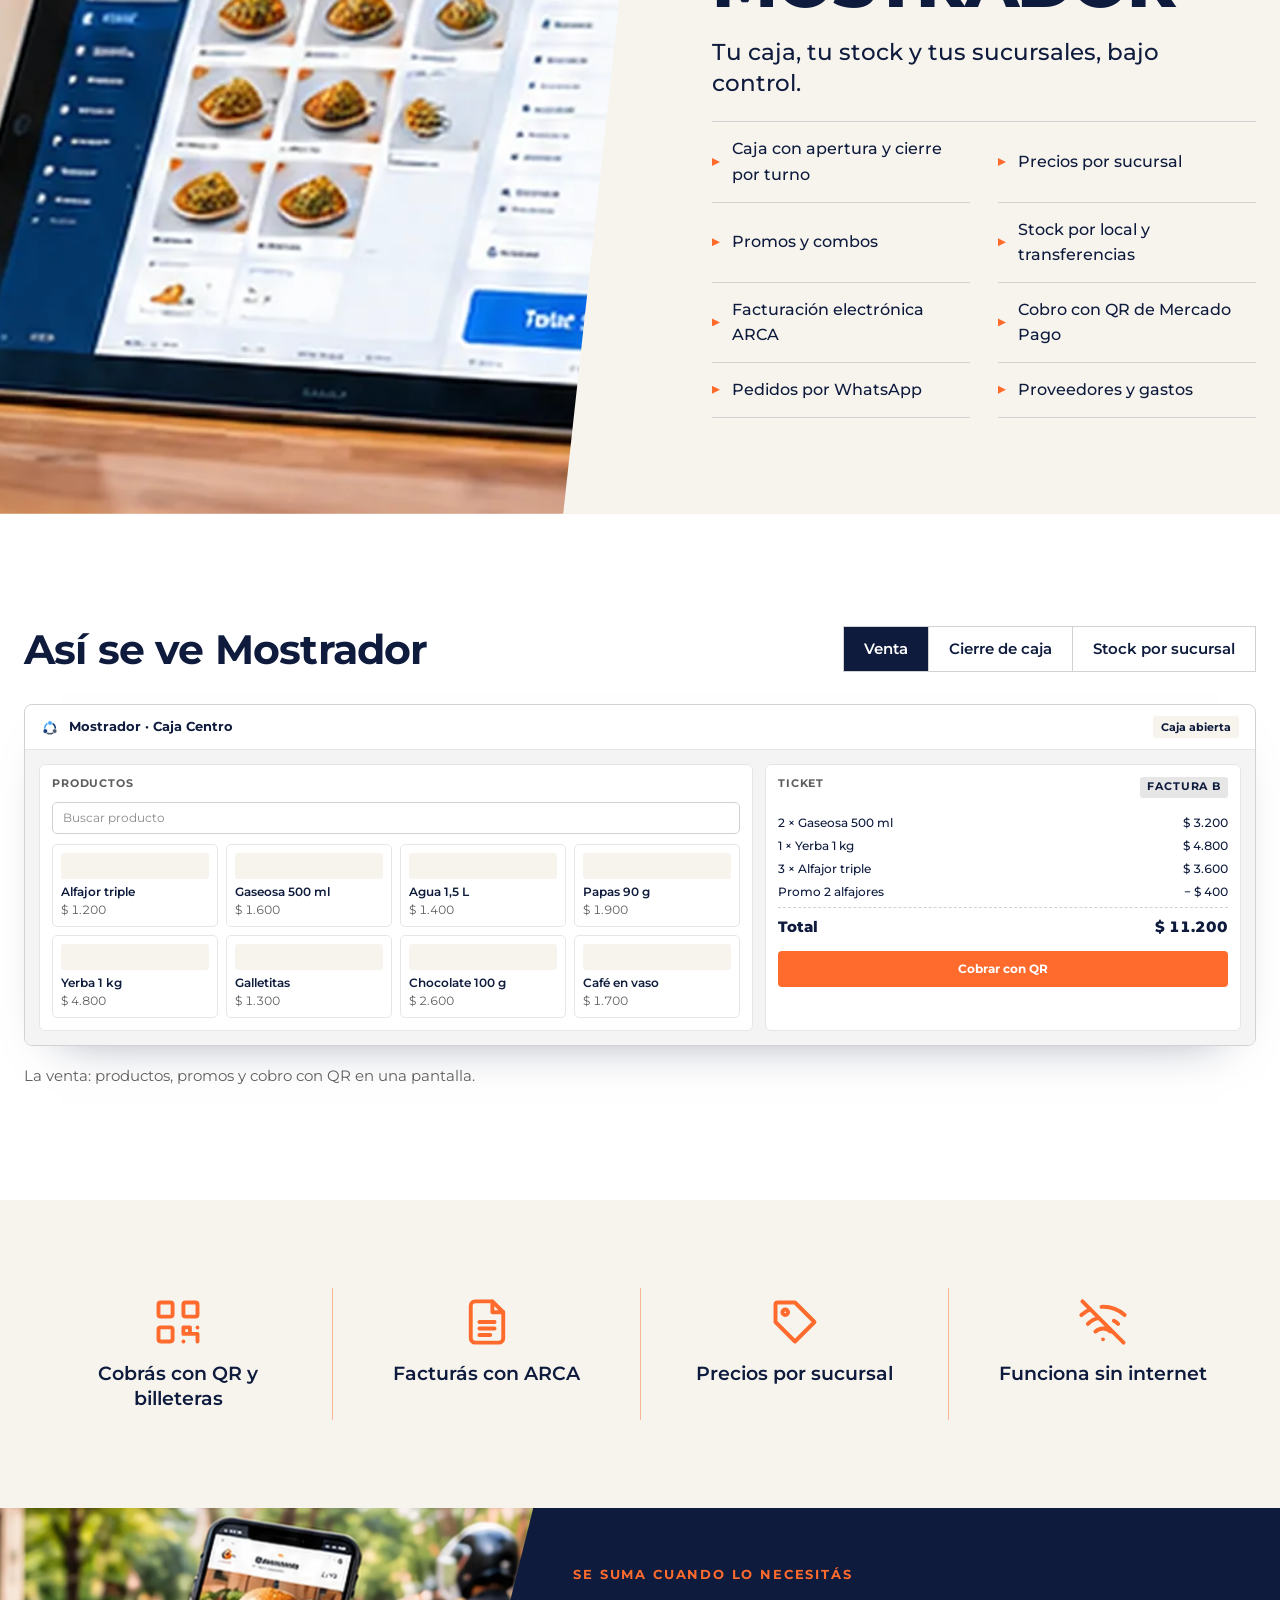
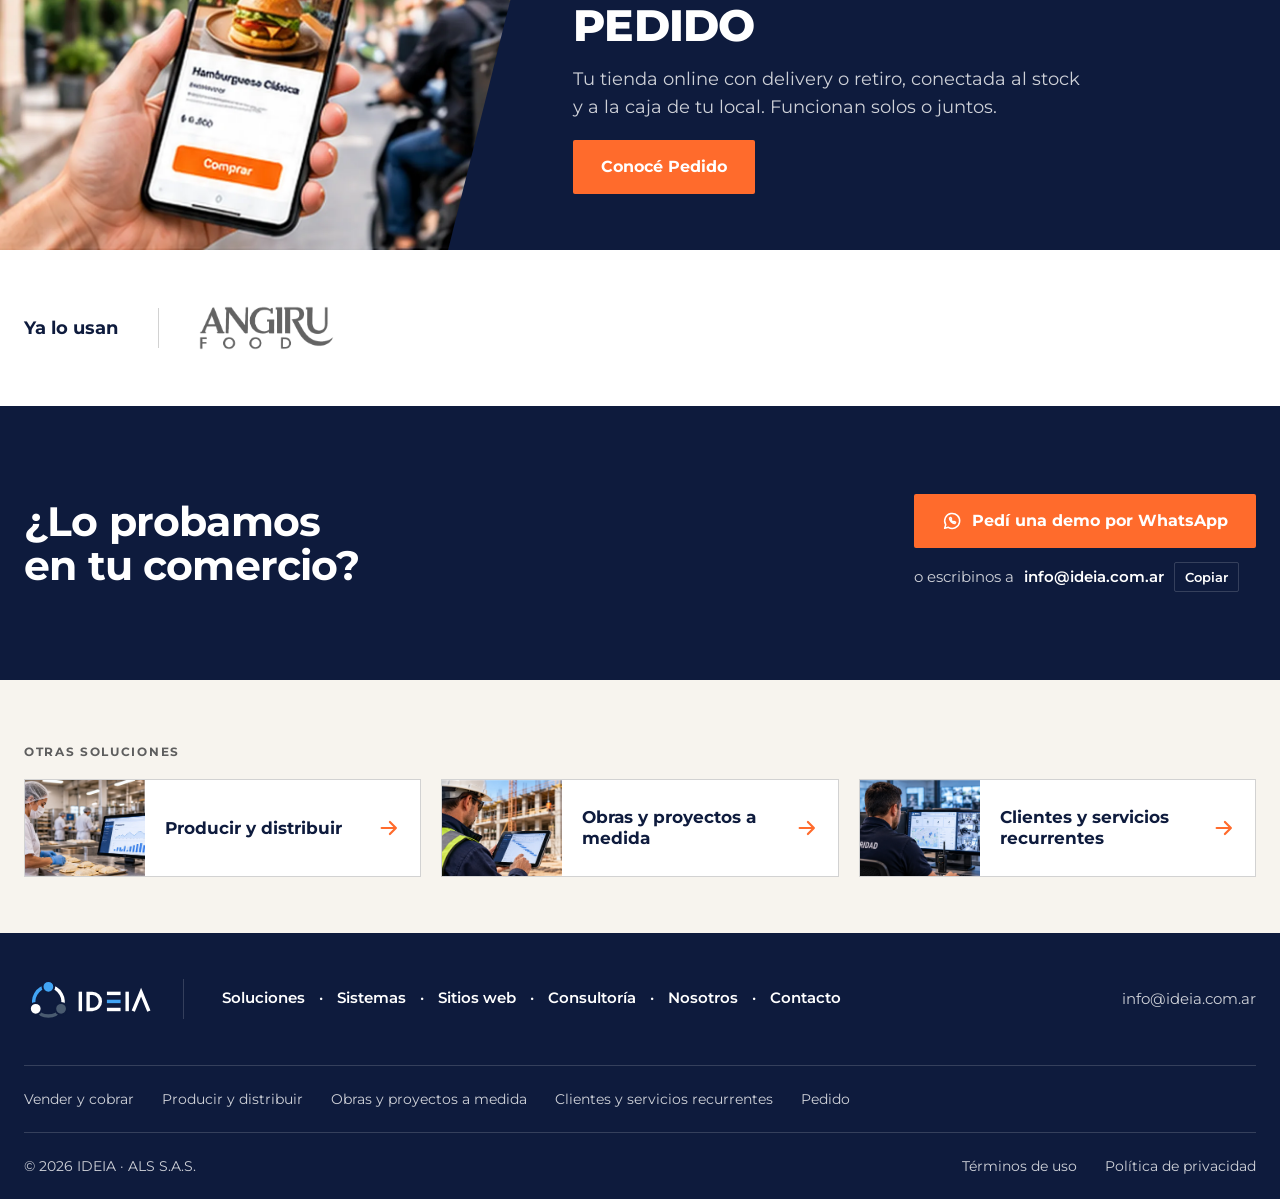
<file: comercios.html>
<!doctype html>
<html lang="es">
<head>
<meta charset="utf-8">
<meta name="viewport" content="width=device-width, initial-scale=1, viewport-fit=cover">
<title>Mostrador · Vender y cobrar · IDEIA</title>
<meta name="description" content="Control de caja, ventas, stock y sucursales desde un mismo sistema, para kioscos, minimercados, tiendas y cualquier negocio con caja.">
<meta property="og:title" content="Mostrador · Vender y cobrar · IDEIA">
<meta property="og:description" content="Control de caja, ventas, stock y sucursales desde un mismo sistema, para kioscos, minimercados, tiendas y cualquier negocio con caja.">
<meta property="og:type" content="website">
<meta name="claude:viewport-fit-sides" content="cover">
<link rel="preconnect" href="https://fonts.googleapis.com"><link rel="preconnect" href="https://fonts.gstatic.com" crossorigin><link rel="stylesheet" href="https://fonts.googleapis.com/css2?family=Montserrat:wght@400;500;600;700;800&display=swap">
<link rel="stylesheet" href="assets/styles.css">
</head>
<body>
<header class="hdr">
  <div class="hdr-in">
    <a class="logo" href="./" aria-label="IDEIA, inicio"><svg viewBox="0 0 260 82" role="img" aria-label="IDEIA"><path d="M50 16 A30 30 0 0 0 24.02 61" stroke="#42A5F5" stroke-width="7" fill="none"/><path d="M50 16 A30 30 0 0 1 75.98 61" stroke="#103B73" stroke-width="7" fill="none"/><path d="M24.02 61 A30 30 0 0 0 75.98 61" stroke="#4A5B70" stroke-width="7" fill="none"/><circle cx="50" cy="16" r="12" fill="#42A5F5" stroke="#FFFFFF" stroke-width="4"/><circle cx="24.02" cy="61" r="12" fill="#103B73" stroke="#FFFFFF" stroke-width="4"/><circle cx="75.98" cy="61" r="12" fill="#4A5B70" stroke="#FFFFFF" stroke-width="4"/><g fill="#0E1B3D"><rect x="112" y="26" width="7" height="40"/><path fill-rule="evenodd" d="M128 26h12a20 20 0 0 1 0 40h-12zM135 33h5a13 13 0 0 1 0 26h-5z"/><rect x="170" y="26" width="28" height="7"/><rect x="170" y="42.5" width="28" height="7" fill="#42A5F5"/><rect x="170" y="59" width="28" height="7"/><rect x="208" y="26" width="7" height="40"/></g><path d="M224 66 L240 27 L256 66" stroke="#0E1B3D" stroke-width="7" fill="none"/></svg></a>
    <span class="vsep" aria-hidden="true"></span>
    <nav class="nav" aria-label="Principal">
      <div class="dd"><a href="./#soluciones" aria-haspopup="true">Soluciones</a><div class="dd-panel"><a href="comercios.html" aria-current="page"><span>Vender y cobrar<small>Mostrador</small></span><svg class="arrow" viewBox="0 0 24 24" fill="none" stroke="currentColor" stroke-width="2.4" stroke-linecap="round" stroke-linejoin="round" aria-hidden="true"><path d="M4 12h15M13 5.5 19.5 12 13 18.5"/></svg></a><a href="alimentos.html"><span>Producir y distribuir<small>Planta · Mostrador · Pedido</small></span><svg class="arrow" viewBox="0 0 24 24" fill="none" stroke="currentColor" stroke-width="2.4" stroke-linecap="round" stroke-linejoin="round" aria-hidden="true"><path d="M4 12h15M13 5.5 19.5 12 13 18.5"/></svg></a><a href="construccion.html"><span>Obras y proyectos a medida<small>Obra · Cotiza</small></span><svg class="arrow" viewBox="0 0 24 24" fill="none" stroke="currentColor" stroke-width="2.4" stroke-linecap="round" stroke-linejoin="round" aria-hidden="true"><path d="M4 12h15M13 5.5 19.5 12 13 18.5"/></svg></a><a href="servicios.html"><span>Clientes y servicios recurrentes<small>Flujo</small></span><svg class="arrow" viewBox="0 0 24 24" fill="none" stroke="currentColor" stroke-width="2.4" stroke-linecap="round" stroke-linejoin="round" aria-hidden="true"><path d="M4 12h15M13 5.5 19.5 12 13 18.5"/></svg></a></div></div><span class="dot">·</span>
      <a href="./#sistemas">Sistemas</a><span class="dot">·</span>
      <a href="./#sitios">Sitios web</a><span class="dot">·</span>
      <a href="./#consultoria">Consultoría</a><span class="dot">·</span>
      <a href="nosotros.html">Nosotros</a><span class="dot">·</span>
      <a href="#contacto">Contacto</a>
    </nav>
    <a class="btn sm" href="#contacto" data-wa="">Pedí una demo</a>
    <button class="menu-btn" type="button" aria-expanded="false" aria-controls="mnav" aria-label="Abrir menú"><svg viewBox="0 0 24 24" fill="none" stroke="currentColor" stroke-width="1.8" stroke-linecap="round" stroke-linejoin="round" aria-hidden="true"><path d="M3 6h18M3 12h18M3 18h18"/></svg></button>
  </div>
  <nav class="mnav" id="mnav" aria-label="Menú móvil" hidden>
    <span class="lbl">Soluciones</span><a class="sub" href="comercios.html">Vender y cobrar</a><a class="sub" href="alimentos.html">Producir y distribuir</a><a class="sub" href="construccion.html">Obras y proyectos a medida</a><a class="sub" href="servicios.html">Clientes y servicios recurrentes</a>
    <a href="./#sistemas">Sistemas</a>
    <a href="./#sitios">Sitios web</a>
    <a href="./#consultoria">Consultoría</a>
    <a href="nosotros.html">Nosotros</a>
    <a href="#contacto">Contacto</a>
  </nav>
</header>
<main>
<section class="hero-b">
  <div class="ph"><img src="img/v_comercio.webp" width="1662" height="932" alt="Comercio minorista: cajera cobrando en la pantalla de Mostrador, con lector de códigos y góndolas" fetchpriority="high" decoding="async"></div>
  <div class="copy">
    <nav class="crumb" aria-label="Ruta"><a href="./">Inicio</a><span>/</span>Vender y cobrar</nav>
    <h1>Caja, ventas, stock y sucursales en un mismo sistema.</h1>
    <p class="who">Para kioscos, autoservicios, minimercados, tiendas, locales take away y cualquier negocio con caja.</p>
    <a class="btn" href="#contacto" data-wa="Mostrador">Pedí una demo</a>
  </div>
</section>

<section class="sec">
  <div class="wrap vs">
    <div class="h"><h2>Lo que se complica cuando el comercio crece</h2><p class="muted">Y cómo lo resuelve Mostrador.</p></div>
    <table>
      <thead><tr><th>Hoy</th><th>Con Mostrador</th></tr></thead>
      <tbody>
        <tr><td>La caja se cuadra a mano al final del turno.</td><td>Cierre por medio de pago, con la diferencia calculada.</td></tr>
        <tr><td>Cada local tiene su propia lista de precios.</td><td>Precios por sucursal, cargados una sola vez.</td></tr>
        <tr><td>El stock del sistema no coincide con la góndola.</td><td>Stock por local, transferencias y auditorías.</td></tr>
        <tr><td>Cobrar y facturar son dos tareas separadas.</td><td>Cobro con QR y factura ARCA desde la misma venta.</td></tr>
        <tr><td>Un proveedor sube un costo y nadie se entera.</td><td>Aviso cuando cambia el costo de un producto.</td></tr>
      </tbody>
    </table>
  </div>
</section>

<section class="split rev bg-bone sysblock" id="mostrador">
  <div class="ph cut-r"><img src="img/h2_mostrador.webp" width="1430" height="545" alt="Tablet con la pantalla de venta de Mostrador sobre el mostrador" loading="lazy" decoding="async"></div>
  <div class="tx">
    <span class="label">Sistema</span>
    <span class="nm">MOSTRADOR</span>
    <p class="ln">Tu caja, tu stock y tus sucursales, bajo control.</p>
    <ul class="mods">
      <li>Caja con apertura y cierre por turno</li><li>Precios por sucursal</li>
      <li>Promos y combos</li><li>Stock por local y transferencias</li>
      <li>Facturación electrónica ARCA</li><li>Cobro con QR de Mercado Pago</li>
      <li>Pedidos por WhatsApp</li><li>Proveedores y gastos</li>
    </ul>
  </div>
</section>

<section class="sec" data-tabs>
  <div class="wrap">
    <div class="gal-head"><h2>Así se ve Mostrador</h2>
      <div class="tabs" role="tablist" aria-label="Pantallas de Mostrador">
        <button role="tab" id="tc1" aria-controls="pc1" aria-selected="true" data-cap="La venta: productos, promos y cobro con QR en una pantalla.">Venta</button>
        <button role="tab" id="tc2" aria-controls="pc2" aria-selected="false" tabindex="-1" data-cap="El cierre: lo que dice el sistema contra lo declarado, por medio de pago.">Cierre de caja</button>
        <button role="tab" id="tc3" aria-controls="pc3" aria-selected="false" tabindex="-1" data-cap="El stock: existencias por sucursal y transferencias entre locales.">Stock por sucursal</button>
      </div></div>
    <div role="tabpanel" id="pc1" aria-labelledby="tc1"><div class="ui" aria-label="Pantalla de venta de Mostrador, datos de ejemplo"><div class="ui-bar"><svg class="iso" viewBox="0 0 100 82" aria-hidden="true"><path d="M50 16 A30 30 0 0 0 24.02 61" stroke="#42A5F5" stroke-width="9" fill="none"/><path d="M50 16 A30 30 0 0 1 75.98 61" stroke="#103B73" stroke-width="9" fill="none"/><path d="M24.02 61 A30 30 0 0 0 75.98 61" stroke="#4A5B70" stroke-width="9" fill="none"/><circle cx="50" cy="16" r="13" fill="#42A5F5" stroke="#fff" stroke-width="4"/><circle cx="24.02" cy="61" r="13" fill="#103B73" stroke="#fff" stroke-width="4"/><circle cx="75.98" cy="61" r="13" fill="#4A5B70" stroke="#fff" stroke-width="4"/></svg>Mostrador · Caja Centro<span class="st">Caja abierta</span></div>
<div class="ui-body c2">
 <div class="pn"><h5>Productos</h5><div class="srch">Buscar producto</div><div class="prods">
  <div class="pr"><i></i><b>Alfajor triple</b><span class="n">$ 1.200</span></div><div class="pr"><i></i><b>Gaseosa 500 ml</b><span class="n">$ 1.600</span></div>
  <div class="pr"><i></i><b>Agua 1,5 L</b><span class="n">$ 1.400</span></div><div class="pr"><i></i><b>Papas 90 g</b><span class="n">$ 1.900</span></div>
  <div class="pr"><i></i><b>Yerba 1 kg</b><span class="n">$ 4.800</span></div><div class="pr"><i></i><b>Galletitas</b><span class="n">$ 1.300</span></div>
  <div class="pr"><i></i><b>Chocolate 100 g</b><span class="n">$ 2.600</span></div><div class="pr"><i></i><b>Café en vaso</b><span class="n">$ 1.700</span></div></div></div>
 <div class="pn tk"><h5>Ticket <span class="pill">Factura B</span></h5>
  <div class="tr"><span>2 × Gaseosa 500 ml</span><span class="n">$ 3.200</span></div>
  <div class="tr"><span>1 × Yerba 1 kg</span><span class="n">$ 4.800</span></div>
  <div class="tr"><span>3 × Alfajor triple</span><span class="n">$ 3.600</span></div>
  <div class="tr"><span>Promo 2 alfajores</span><span class="n">− $ 400</span></div>
  <div class="tr tot"><span>Total</span><span class="n">$ 11.200</span></div>
  <div class="pay">Cobrar con QR</div></div>
</div></div></div>
    <div role="tabpanel" id="pc2" aria-labelledby="tc2" hidden><div class="ui" aria-label="Cierre de caja en Mostrador, datos de ejemplo"><div class="ui-bar"><svg class="iso" viewBox="0 0 100 82" aria-hidden="true"><path d="M50 16 A30 30 0 0 0 24.02 61" stroke="#42A5F5" stroke-width="9" fill="none"/><path d="M50 16 A30 30 0 0 1 75.98 61" stroke="#103B73" stroke-width="9" fill="none"/><path d="M24.02 61 A30 30 0 0 0 75.98 61" stroke="#4A5B70" stroke-width="9" fill="none"/><circle cx="50" cy="16" r="13" fill="#42A5F5" stroke="#fff" stroke-width="4"/><circle cx="24.02" cy="61" r="13" fill="#103B73" stroke="#fff" stroke-width="4"/><circle cx="75.98" cy="61" r="13" fill="#4A5B70" stroke="#fff" stroke-width="4"/></svg>Mostrador · Cierre de caja · Turno mañana<span class="st">Sucursal Centro</span></div>
<div class="ui-body c2b">
 <div class="pn"><h5>Resumen del turno</h5><div style="display:grid;gap:14px">
  <div class="kp"><b class="n">$ 376.000</b><span>Ventas del turno</span></div>
  <div class="kp"><b class="n">214</b><span>Tickets</span></div>
  <div class="kp"><b class="n">$ 40.000</b><span>Fondo inicial</span></div></div></div>
 <div class="pn"><h5>Por medio de pago</h5><table class="t">
  <tr><th>Medio</th><th class="r">Sistema</th><th class="r">Declarado</th></tr>
  <tr><td>Efectivo</td><td class="r n">$ 121.300</td><td class="r n">$ 120.800</td></tr>
  <tr><td>QR y billeteras</td><td class="r n">$ 198.600</td><td class="r n">$ 198.600</td></tr>
  <tr><td>Tarjeta</td><td class="r n">$ 41.900</td><td class="r n">$ 41.900</td></tr>
  <tr><td>Transferencia</td><td class="r n">$ 14.200</td><td class="r n">$ 14.200</td></tr>
  <tr><td><b>Diferencia</b></td><td></td><td class="r"><span class="pill or n">− $ 500</span></td></tr></table></div>
</div></div></div>
    <div role="tabpanel" id="pc3" aria-labelledby="tc3" hidden><div class="ui" aria-label="Stock por sucursal en Mostrador, datos de ejemplo"><div class="ui-bar"><svg class="iso" viewBox="0 0 100 82" aria-hidden="true"><path d="M50 16 A30 30 0 0 0 24.02 61" stroke="#42A5F5" stroke-width="9" fill="none"/><path d="M50 16 A30 30 0 0 1 75.98 61" stroke="#103B73" stroke-width="9" fill="none"/><path d="M24.02 61 A30 30 0 0 0 75.98 61" stroke="#4A5B70" stroke-width="9" fill="none"/><circle cx="50" cy="16" r="13" fill="#42A5F5" stroke="#fff" stroke-width="4"/><circle cx="24.02" cy="61" r="13" fill="#103B73" stroke="#fff" stroke-width="4"/><circle cx="75.98" cy="61" r="13" fill="#4A5B70" stroke="#fff" stroke-width="4"/></svg>Mostrador · Stock por sucursal<span class="st">3 sucursales</span></div>
<div class="ui-body c2">
 <div class="pn"><h5>Existencias</h5><table class="t">
  <tr><th>Producto</th><th class="r">Centro</th><th class="r">Costanera</th><th class="r">Campus</th></tr>
  <tr><td>Gaseosa 500 ml</td><td class="r n">96</td><td class="r n">40</td><td class="r"><span class="pill or n">6</span></td></tr>
  <tr><td>Agua 1,5 L</td><td class="r n">54</td><td class="r n">38</td><td class="r n">22</td></tr>
  <tr><td>Alfajor triple</td><td class="r n">120</td><td class="r"><span class="pill or n">9</span></td><td class="r n">48</td></tr>
  <tr><td>Yerba 1 kg</td><td class="r n">30</td><td class="r n">12</td><td class="r n">14</td></tr>
  <tr><td>Papas 90 g</td><td class="r n">64</td><td class="r n">25</td><td class="r n">31</td></tr></table></div>
 <div class="pn"><h5>Transferencia</h5><div class="tk">
  <div class="tr"><span>Origen</span><b>Centro</b></div><div class="tr"><span>Destino</span><b>Campus</b></div>
  <div class="tr"><span>Gaseosa 500 ml</span><span class="n">24 u</span></div>
  <div class="tr"><span>Estado</span><span class="pill nv">Enviada</span></div>
  <div class="pay">Confirmar recepción</div></div></div>
</div></div></div>
    <p class="gal-cap">La venta: productos, promos y cobro con QR en una pantalla.</p>
  </div>
</section>

<section class="sec s-md bg-bone">
  <div class="wrap feats">
    <div class="feat"><svg viewBox="0 0 24 24" fill="none" stroke="currentColor" stroke-width="1.8" stroke-linecap="round" stroke-linejoin="round" aria-hidden="true"><rect x="3" y="3" width="6.5" height="6.5" rx="1"/><rect x="14.5" y="3" width="6.5" height="6.5" rx="1"/><rect x="3" y="14.5" width="6.5" height="6.5" rx="1"/><path d="M14.5 14.5h3v3h-3zM17.5 17.5h3.5v3.5M21 14.5v.01M14.5 21h.01"/></svg><h4>Cobrás con QR y billeteras</h4></div>
    <div class="feat"><svg viewBox="0 0 24 24" fill="none" stroke="currentColor" stroke-width="1.8" stroke-linecap="round" stroke-linejoin="round" aria-hidden="true"><path d="M14.5 2.5H6.5a2 2 0 0 0-2 2v15a2 2 0 0 0 2 2h11a2 2 0 0 0 2-2v-12z"/><path d="M14.5 2.5v5h5M8.5 12h7M8.5 15h7M8.5 18h5"/></svg><h4>Facturás con ARCA</h4></div>
    <div class="feat"><svg viewBox="0 0 24 24" fill="none" stroke="currentColor" stroke-width="1.8" stroke-linecap="round" stroke-linejoin="round" aria-hidden="true"><path d="M3 12V4a1 1 0 0 1 1-1h8l9 9-9 9z"/><circle cx="7.5" cy="7.5" r="1.3"/></svg><h4>Precios por sucursal</h4></div>
    <div class="feat"><svg viewBox="0 0 24 24" fill="none" stroke="currentColor" stroke-width="1.8" stroke-linecap="round" stroke-linejoin="round" aria-hidden="true"><path d="M12 20h.01M8.5 16.4a5 5 0 0 1 7 0M5 12.9a10 10 0 0 1 5.2-2.8M19 12.9a10 10 0 0 0-2-1.5M2 8.8a15 15 0 0 1 4.2-2.7M22 8.8A15 15 0 0 0 11.3 5M2.5 2.5l19 19"/></svg><h4>Funciona sin internet</h4></div>
  </div>
</section>

<section class="addon" id="pedido">
  <div class="ph"><img src="img/h2_pedido.webp" width="1506" height="714" alt="Celular con la tienda online de Pedido y un repartidor en moto" loading="lazy" decoding="async"></div>
  <div class="tx">
    <span class="eyebrow">Se suma cuando lo necesitás</span>
    <span class="nm">PEDIDO</span>
    <p>Tu tienda online con delivery o retiro, conectada al stock y a la caja de tu local. Funcionan solos o juntos.</p>
    <a class="btn" href="pedido.html">Conocé Pedido</a>
  </div>
</section>

<section class="sec s-sm uses" aria-label="Empresas que ya lo usan">
  <div class="wrap"><span class="lbl">Ya lo usan</span><span class="vsep" aria-hidden="true"></span><div class="logo-row"><img src="img/logos/angiru.webp" width="369" height="120" alt="Angiru Food" loading="lazy"></div></div>
</section>
<section class="sec s-md bg-navy close" id="contacto">
  <div class="wrap">
    <h2>¿Lo probamos en tu comercio?</h2>
    <div class="act">
      <a class="btn" href="#contacto" data-wa="Mostrador"><svg viewBox="0 0 24 24" fill="none" stroke="currentColor" stroke-width="1.8" stroke-linecap="round" stroke-linejoin="round" aria-hidden="true"><path d="M3.2 20.8l1.3-4.3A9 9 0 1 1 7.6 19.6z"/><path d="M9 8.6c-.2 2.8 3.4 6.5 6.4 6.4l.9-1.5-2-1-.9.8c-1.2-.4-2.3-1.5-2.7-2.7l.8-.9-1-2z"/></svg> Pedí una demo por WhatsApp</a>
      <p class="mail"><span class="nw">o escribinos a</span> <b>info@ideia.com.ar</b> <button class="copybtn" type="button" data-copy="info@ideia.com.ar">Copiar</button></p>
    </div>
  </div>
</section>
<section class="sec s-sm bg-bone" aria-label="Otras soluciones">
  <div class="wrap"><p class="label" style="margin-bottom:18px">Otras soluciones</p><div class="others"><a class="oth" href="alimentos.html"><img src="img/v_alimentos.webp" width="1662" height="932" alt="" loading="lazy" decoding="async"><b>Producir y distribuir</b><svg class="arrow" viewBox="0 0 24 24" fill="none" stroke="currentColor" stroke-width="2.4" stroke-linecap="round" stroke-linejoin="round" aria-hidden="true"><path d="M4 12h15M13 5.5 19.5 12 13 18.5"/></svg></a><a class="oth" href="construccion.html"><img src="img/v_construccion.webp" width="1662" height="932" alt="" loading="lazy" decoding="async"><b>Obras y proyectos a medida</b><svg class="arrow" viewBox="0 0 24 24" fill="none" stroke="currentColor" stroke-width="2.4" stroke-linecap="round" stroke-linejoin="round" aria-hidden="true"><path d="M4 12h15M13 5.5 19.5 12 13 18.5"/></svg></a><a class="oth" href="servicios.html"><img src="img/v_servicios.webp" width="1662" height="932" alt="" loading="lazy" decoding="async"><b>Clientes y servicios recurrentes</b><svg class="arrow" viewBox="0 0 24 24" fill="none" stroke="currentColor" stroke-width="2.4" stroke-linecap="round" stroke-linejoin="round" aria-hidden="true"><path d="M4 12h15M13 5.5 19.5 12 13 18.5"/></svg></a></div></div>
</section>
</main>
<footer class="ftr">
  <div class="wrap">
    <div class="ftr-top">
      <a class="logo" href="./" aria-label="IDEIA, inicio"><svg viewBox="0 0 260 82" role="img" aria-label="IDEIA"><path d="M50 16 A30 30 0 0 0 24.02 61" stroke="#42A5F5" stroke-width="7" fill="none"/><path d="M50 16 A30 30 0 0 1 75.98 61" stroke="#FFFFFF" stroke-width="7" fill="none"/><path d="M24.02 61 A30 30 0 0 0 75.98 61" stroke="#4A5B70" stroke-width="7" fill="none"/><circle cx="50" cy="16" r="12" fill="#42A5F5" stroke="#0E1B3D" stroke-width="4"/><circle cx="24.02" cy="61" r="12" fill="#FFFFFF" stroke="#0E1B3D" stroke-width="4"/><circle cx="75.98" cy="61" r="12" fill="#4A5B70" stroke="#0E1B3D" stroke-width="4"/><g fill="#FFFFFF"><rect x="112" y="26" width="7" height="40"/><path fill-rule="evenodd" d="M128 26h12a20 20 0 0 1 0 40h-12zM135 33h5a13 13 0 0 1 0 26h-5z"/><rect x="170" y="26" width="28" height="7"/><rect x="170" y="42.5" width="28" height="7" fill="#42A5F5"/><rect x="170" y="59" width="28" height="7"/><rect x="208" y="26" width="7" height="40"/></g><path d="M224 66 L240 27 L256 66" stroke="#FFFFFF" stroke-width="7" fill="none"/></svg></a>
      <span class="vsep" aria-hidden="true"></span>
      <nav class="nav" aria-label="Pie" style="display:flex">
        <a href="./#soluciones">Soluciones</a><span class="dot">·</span><a href="./#sistemas">Sistemas</a><span class="dot">·</span><a href="./#sitios">Sitios web</a><span class="dot">·</span><a href="./#consultoria">Consultoría</a><span class="dot">·</span><a href="nosotros.html">Nosotros</a><span class="dot">·</span><a href="#contacto">Contacto</a>
      </nav>
      <p class="ct">info@ideia.com.ar</p>
    </div>
    <div class="ftr-bot"><a href="comercios.html">Vender y cobrar</a><a href="alimentos.html">Producir y distribuir</a><a href="construccion.html">Obras y proyectos a medida</a><a href="servicios.html">Clientes y servicios recurrentes</a><a href="pedido.html">Pedido</a></div>
    <div class="ftr-bot ftr-legal"><span>© 2026 IDEIA · ALS S.A.S.</span><a href="terminos.html">Términos de uso</a><a href="privacidad.html">Política de privacidad</a></div>
  </div>
</footer>
<script src="assets/app.js"></script>
</body>
</html>
</file>
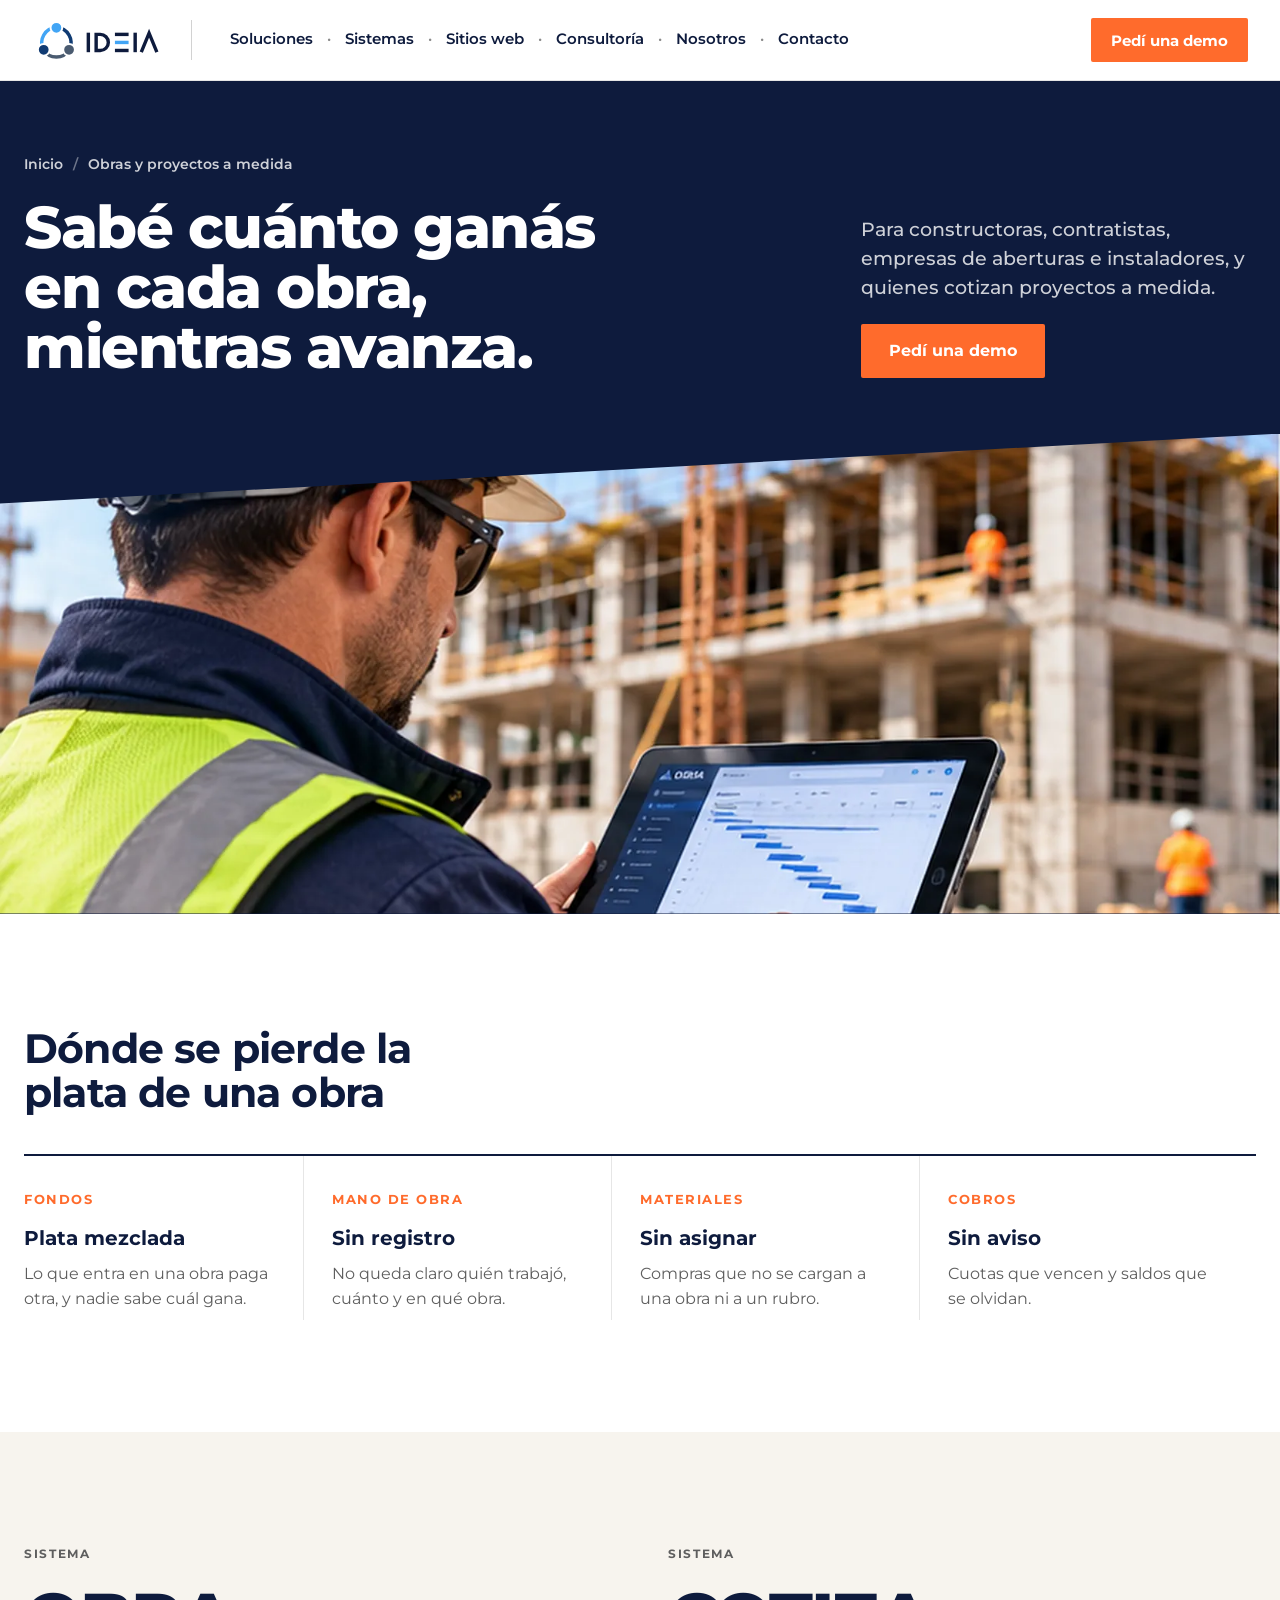
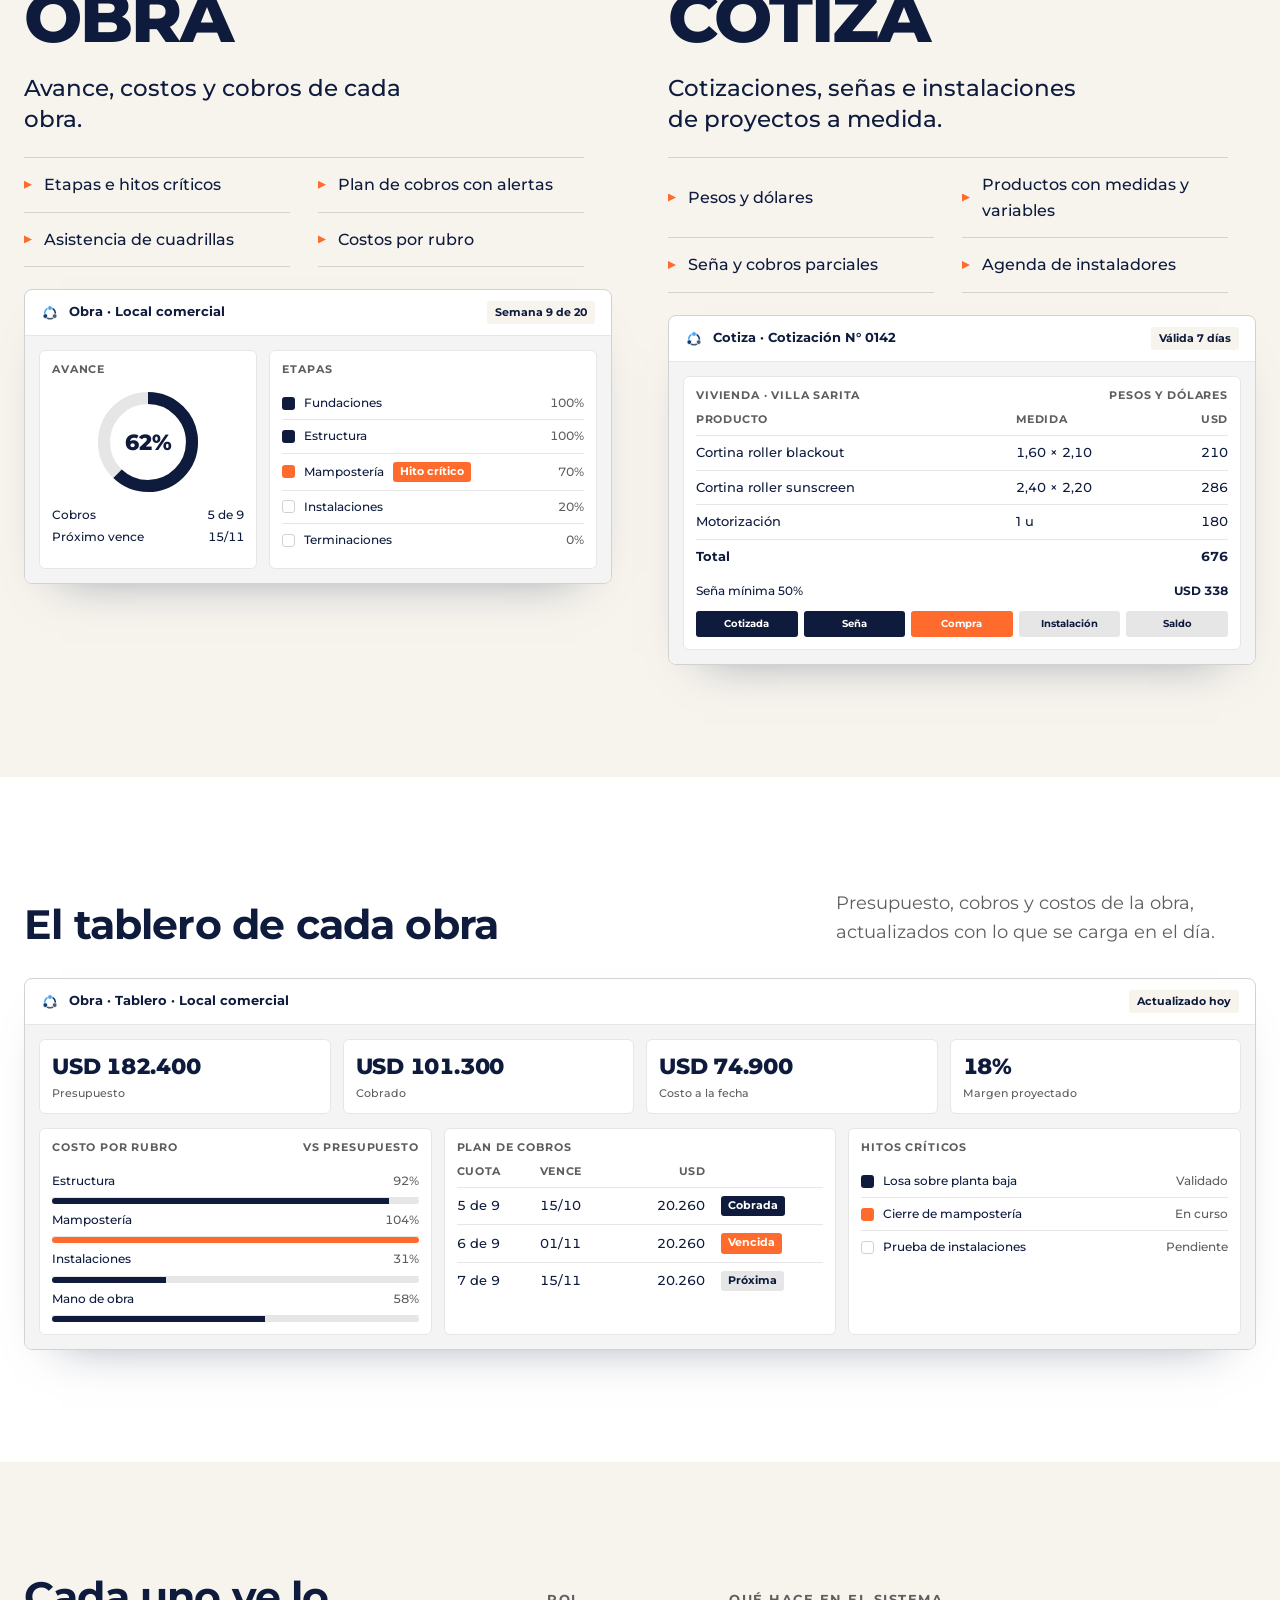
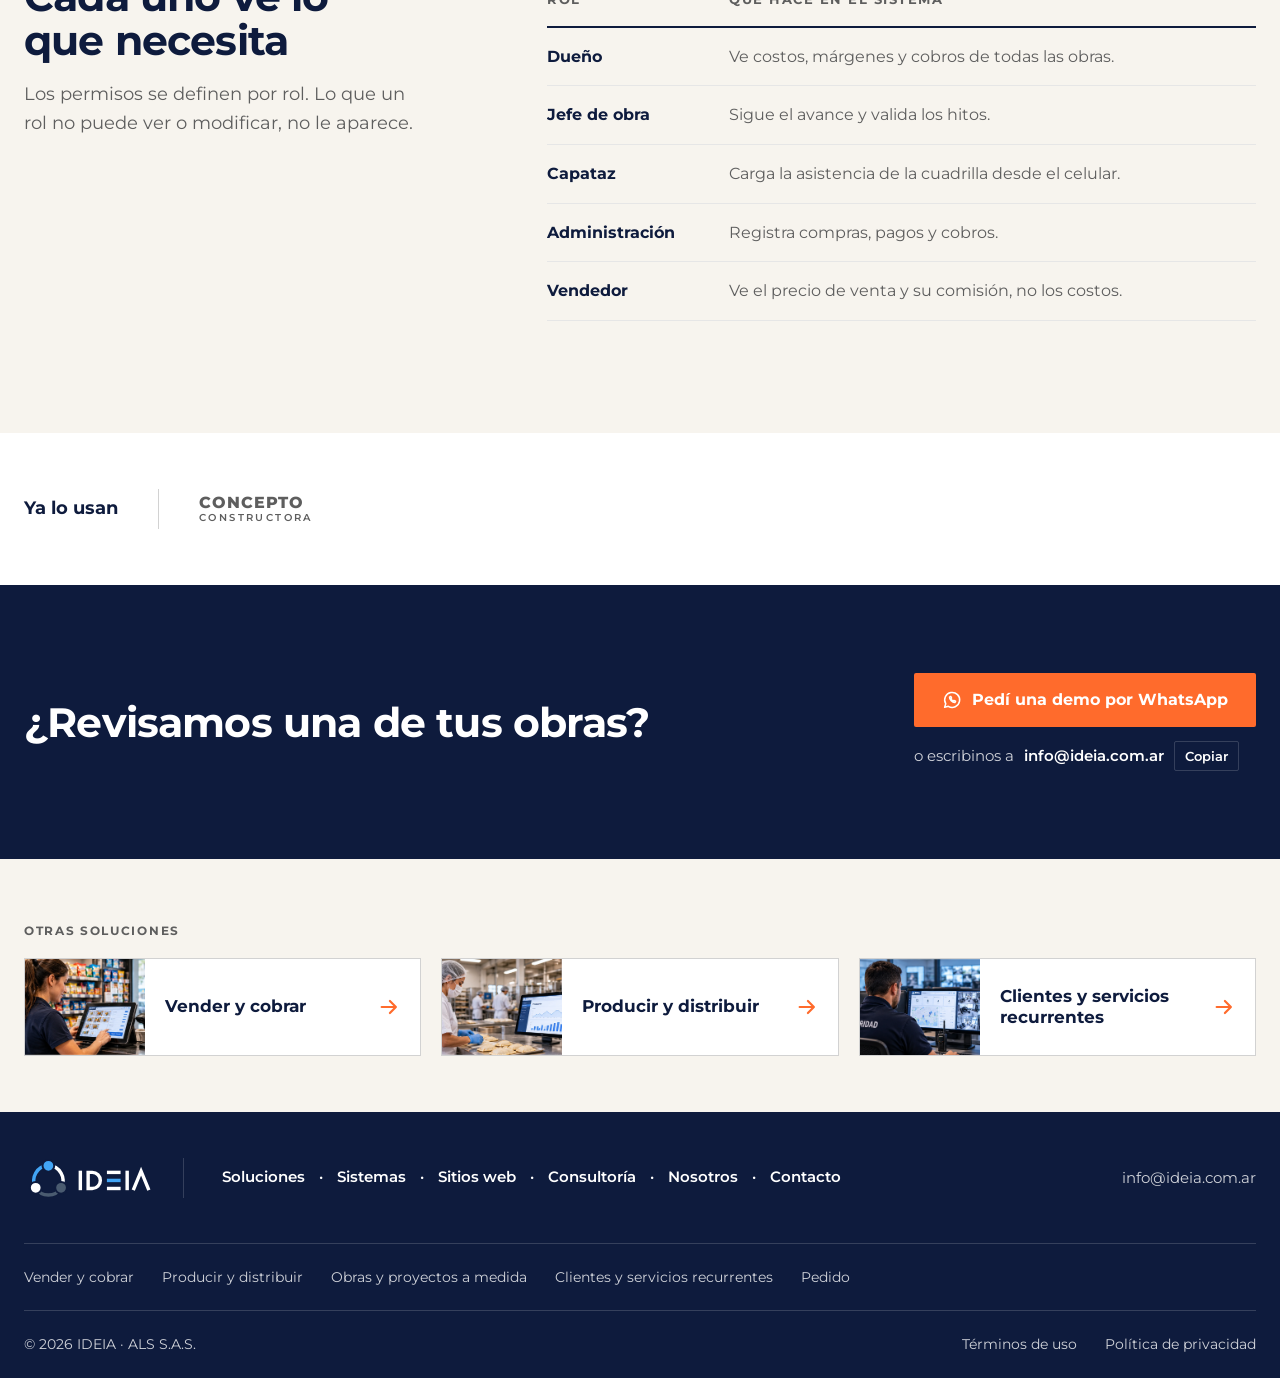
<file: construccion.html>
<!doctype html>
<html lang="es">
<head>
<meta charset="utf-8">
<meta name="viewport" content="width=device-width, initial-scale=1, viewport-fit=cover">
<title>Obra y Cotiza · Obras y proyectos a medida · IDEIA</title>
<meta name="description" content="Avance por etapas, plan de cobros, costos por rubro y cotizaciones para constructoras, contratistas e instaladores.">
<meta property="og:title" content="Obra y Cotiza · Obras y proyectos a medida · IDEIA">
<meta property="og:description" content="Avance por etapas, plan de cobros, costos por rubro y cotizaciones para constructoras, contratistas e instaladores.">
<meta property="og:type" content="website">
<meta name="claude:viewport-fit-sides" content="cover">
<link rel="preconnect" href="https://fonts.googleapis.com"><link rel="preconnect" href="https://fonts.gstatic.com" crossorigin><link rel="stylesheet" href="https://fonts.googleapis.com/css2?family=Montserrat:wght@400;500;600;700;800&display=swap">
<link rel="stylesheet" href="assets/styles.css">
</head>
<body>
<header class="hdr">
  <div class="hdr-in">
    <a class="logo" href="./" aria-label="IDEIA, inicio"><svg viewBox="0 0 260 82" role="img" aria-label="IDEIA"><path d="M50 16 A30 30 0 0 0 24.02 61" stroke="#42A5F5" stroke-width="7" fill="none"/><path d="M50 16 A30 30 0 0 1 75.98 61" stroke="#103B73" stroke-width="7" fill="none"/><path d="M24.02 61 A30 30 0 0 0 75.98 61" stroke="#4A5B70" stroke-width="7" fill="none"/><circle cx="50" cy="16" r="12" fill="#42A5F5" stroke="#FFFFFF" stroke-width="4"/><circle cx="24.02" cy="61" r="12" fill="#103B73" stroke="#FFFFFF" stroke-width="4"/><circle cx="75.98" cy="61" r="12" fill="#4A5B70" stroke="#FFFFFF" stroke-width="4"/><g fill="#0E1B3D"><rect x="112" y="26" width="7" height="40"/><path fill-rule="evenodd" d="M128 26h12a20 20 0 0 1 0 40h-12zM135 33h5a13 13 0 0 1 0 26h-5z"/><rect x="170" y="26" width="28" height="7"/><rect x="170" y="42.5" width="28" height="7" fill="#42A5F5"/><rect x="170" y="59" width="28" height="7"/><rect x="208" y="26" width="7" height="40"/></g><path d="M224 66 L240 27 L256 66" stroke="#0E1B3D" stroke-width="7" fill="none"/></svg></a>
    <span class="vsep" aria-hidden="true"></span>
    <nav class="nav" aria-label="Principal">
      <div class="dd"><a href="./#soluciones" aria-haspopup="true">Soluciones</a><div class="dd-panel"><a href="comercios.html"><span>Vender y cobrar<small>Mostrador</small></span><svg class="arrow" viewBox="0 0 24 24" fill="none" stroke="currentColor" stroke-width="2.4" stroke-linecap="round" stroke-linejoin="round" aria-hidden="true"><path d="M4 12h15M13 5.5 19.5 12 13 18.5"/></svg></a><a href="alimentos.html"><span>Producir y distribuir<small>Planta · Mostrador · Pedido</small></span><svg class="arrow" viewBox="0 0 24 24" fill="none" stroke="currentColor" stroke-width="2.4" stroke-linecap="round" stroke-linejoin="round" aria-hidden="true"><path d="M4 12h15M13 5.5 19.5 12 13 18.5"/></svg></a><a href="construccion.html" aria-current="page"><span>Obras y proyectos a medida<small>Obra · Cotiza</small></span><svg class="arrow" viewBox="0 0 24 24" fill="none" stroke="currentColor" stroke-width="2.4" stroke-linecap="round" stroke-linejoin="round" aria-hidden="true"><path d="M4 12h15M13 5.5 19.5 12 13 18.5"/></svg></a><a href="servicios.html"><span>Clientes y servicios recurrentes<small>Flujo</small></span><svg class="arrow" viewBox="0 0 24 24" fill="none" stroke="currentColor" stroke-width="2.4" stroke-linecap="round" stroke-linejoin="round" aria-hidden="true"><path d="M4 12h15M13 5.5 19.5 12 13 18.5"/></svg></a></div></div><span class="dot">·</span>
      <a href="./#sistemas">Sistemas</a><span class="dot">·</span>
      <a href="./#sitios">Sitios web</a><span class="dot">·</span>
      <a href="./#consultoria">Consultoría</a><span class="dot">·</span>
      <a href="nosotros.html">Nosotros</a><span class="dot">·</span>
      <a href="#contacto">Contacto</a>
    </nav>
    <a class="btn sm" href="#contacto" data-wa="">Pedí una demo</a>
    <button class="menu-btn" type="button" aria-expanded="false" aria-controls="mnav" aria-label="Abrir menú"><svg viewBox="0 0 24 24" fill="none" stroke="currentColor" stroke-width="1.8" stroke-linecap="round" stroke-linejoin="round" aria-hidden="true"><path d="M3 6h18M3 12h18M3 18h18"/></svg></button>
  </div>
  <nav class="mnav" id="mnav" aria-label="Menú móvil" hidden>
    <span class="lbl">Soluciones</span><a class="sub" href="comercios.html">Vender y cobrar</a><a class="sub" href="alimentos.html">Producir y distribuir</a><a class="sub" href="construccion.html">Obras y proyectos a medida</a><a class="sub" href="servicios.html">Clientes y servicios recurrentes</a>
    <a href="./#sistemas">Sistemas</a>
    <a href="./#sitios">Sitios web</a>
    <a href="./#consultoria">Consultoría</a>
    <a href="nosotros.html">Nosotros</a>
    <a href="#contacto">Contacto</a>
  </nav>
</header>
<main>
<section class="hero-d">
  <div class="wrap top">
    <div class="l">
      <nav class="crumb" aria-label="Ruta"><a href="./">Inicio</a><span>/</span>Obras y proyectos a medida</nav>
      <h1>Sabé cuánto ganás en cada obra, mientras avanza.</h1>
    </div>
    <div class="r">
      <p class="lead">Para constructoras, contratistas, empresas de aberturas e instaladores, y quienes cotizan proyectos a medida.</p>
      <a class="btn" href="#contacto" data-wa="Obra">Pedí una demo</a>
    </div>
  </div>
  <div class="ph"><img src="img/v_construccion.webp" width="1662" height="932" alt="Responsable de obra revisando el avance en una tablet frente a un edificio en construcción" fetchpriority="high" decoding="async"></div>
</section>

<section class="sec">
  <div class="wrap">
    <h2 style="margin-bottom:40px;max-width:720px">Dónde se pierde la plata de una obra</h2>
    <div class="cols3">
      <div class="c"><span class="k">Fondos</span><h4>Plata mezclada</h4><p>Lo que entra en una obra paga otra, y nadie sabe cuál gana.</p></div>
      <div class="c"><span class="k">Mano de obra</span><h4>Sin registro</h4><p>No queda claro quién trabajó, cuánto y en qué obra.</p></div>
      <div class="c"><span class="k">Materiales</span><h4>Sin asignar</h4><p>Compras que no se cargan a una obra ni a un rubro.</p></div>
      <div class="c"><span class="k">Cobros</span><h4>Sin aviso</h4><p>Cuotas que vencen y saldos que se olvidan.</p></div>
    </div>
  </div>
</section>

<section class="sec bg-bone sysblock">
  <div class="wrap pair">
    <div class="col" id="obra">
      <span class="label">Sistema</span><span class="nm">OBRA</span>
      <p class="ln">Avance, costos y cobros de cada obra.</p>
      <ul class="mods"><li>Etapas e hitos críticos</li><li>Plan de cobros con alertas</li><li>Asistencia de cuadrillas</li><li>Costos por rubro</li></ul>
      <div class="ui" aria-label="Avance de obra, datos de ejemplo"><div class="ui-bar"><svg class="iso" viewBox="0 0 100 82" aria-hidden="true"><path d="M50 16 A30 30 0 0 0 24.02 61" stroke="#42A5F5" stroke-width="9" fill="none"/><path d="M50 16 A30 30 0 0 1 75.98 61" stroke="#103B73" stroke-width="9" fill="none"/><path d="M24.02 61 A30 30 0 0 0 75.98 61" stroke="#4A5B70" stroke-width="9" fill="none"/><circle cx="50" cy="16" r="13" fill="#42A5F5" stroke="#fff" stroke-width="4"/><circle cx="24.02" cy="61" r="13" fill="#103B73" stroke="#fff" stroke-width="4"/><circle cx="75.98" cy="61" r="13" fill="#4A5B70" stroke="#fff" stroke-width="4"/></svg>Obra · Local comercial<span class="st">Semana 9 de 20</span></div>
<div class="ui-body c2b">
 <div class="pn" style="text-align:center"><h5>Avance</h5><svg class="ring" viewBox="0 0 100 100" aria-hidden="true"><circle cx="50" cy="50" r="40" fill="none" stroke="#E6E6E6" stroke-width="11"/><circle cx="50" cy="50" r="40" fill="none" stroke="#0E1B3D" stroke-width="11" stroke-dasharray="156 251" transform="rotate(-90 50 50)"/><text x="50" y="57" text-anchor="middle" font-family="Montserrat,sans-serif" font-weight="800" font-size="20" fill="#0E1B3D">62%</text></svg>
  <div class="tr"><span>Cobros</span><span class="n">5 de 9</span></div><div class="tr" style="margin-top:6px"><span>Próximo vence</span><span class="n">15/11</span></div></div>
 <div class="pn"><h5>Etapas</h5>
  <div class="et"><span class="sq"></span>Fundaciones<em class="n">100%</em></div>
  <div class="et"><span class="sq"></span>Estructura<em class="n">100%</em></div>
  <div class="et"><span class="sq w"></span>Mampostería <span class="pill or">Hito crítico</span><em class="n">70%</em></div>
  <div class="et"><span class="sq e"></span>Instalaciones<em class="n">20%</em></div>
  <div class="et"><span class="sq e"></span>Terminaciones<em class="n">0%</em></div></div>
</div></div>
    </div>
    <div class="col" id="cotiza">
      <span class="label">Sistema</span><span class="nm">COTIZA</span>
      <p class="ln">Cotizaciones, señas e instalaciones de proyectos a medida.</p>
      <ul class="mods"><li>Pesos y dólares</li><li>Productos con medidas y variables</li><li>Seña y cobros parciales</li><li>Agenda de instaladores</li></ul>
      <div class="ui" aria-label="Cotización en Cotiza, datos de ejemplo"><div class="ui-bar"><svg class="iso" viewBox="0 0 100 82" aria-hidden="true"><path d="M50 16 A30 30 0 0 0 24.02 61" stroke="#42A5F5" stroke-width="9" fill="none"/><path d="M50 16 A30 30 0 0 1 75.98 61" stroke="#103B73" stroke-width="9" fill="none"/><path d="M24.02 61 A30 30 0 0 0 75.98 61" stroke="#4A5B70" stroke-width="9" fill="none"/><circle cx="50" cy="16" r="13" fill="#42A5F5" stroke="#fff" stroke-width="4"/><circle cx="24.02" cy="61" r="13" fill="#103B73" stroke="#fff" stroke-width="4"/><circle cx="75.98" cy="61" r="13" fill="#4A5B70" stroke="#fff" stroke-width="4"/></svg>Cotiza · Cotización N° 0142<span class="st">Válida 7 días</span></div>
<div class="ui-body"><div class="pn"><h5>Vivienda · Villa Sarita <span>Pesos y dólares</span></h5><table class="t">
  <tr><th>Producto</th><th>Medida</th><th class="r">USD</th></tr>
  <tr><td>Cortina roller blackout</td><td class="n">1,60 × 2,10</td><td class="r n">210</td></tr>
  <tr><td>Cortina roller sunscreen</td><td class="n">2,40 × 2,20</td><td class="r n">286</td></tr>
  <tr><td>Motorización</td><td>1 u</td><td class="r n">180</td></tr>
  <tr><td><b>Total</b></td><td></td><td class="r n"><b>676</b></td></tr></table>
  <div class="tr" style="margin-top:10px"><span>Seña mínima 50%</span><span class="n"><b>USD 338</b></span></div>
  <div class="flowline" style="margin-top:12px"><span class="d">Cotizada</span><span class="d">Seña</span><span class="c">Compra</span><span>Instalación</span><span>Saldo</span></div></div></div>
</div>
    </div>
  </div>
</section>

<section class="sec">
  <div class="wrap">
    <div class="gal-head"><h2>El tablero de cada obra</h2><p class="muted" style="max-width:420px">Presupuesto, cobros y costos de la obra, actualizados con lo que se carga en el día.</p></div>
    <div class="ui" aria-label="Tablero de obra, datos de ejemplo"><div class="ui-bar"><svg class="iso" viewBox="0 0 100 82" aria-hidden="true"><path d="M50 16 A30 30 0 0 0 24.02 61" stroke="#42A5F5" stroke-width="9" fill="none"/><path d="M50 16 A30 30 0 0 1 75.98 61" stroke="#103B73" stroke-width="9" fill="none"/><path d="M24.02 61 A30 30 0 0 0 75.98 61" stroke="#4A5B70" stroke-width="9" fill="none"/><circle cx="50" cy="16" r="13" fill="#42A5F5" stroke="#fff" stroke-width="4"/><circle cx="24.02" cy="61" r="13" fill="#103B73" stroke="#fff" stroke-width="4"/><circle cx="75.98" cy="61" r="13" fill="#4A5B70" stroke="#fff" stroke-width="4"/></svg>Obra · Tablero · Local comercial<span class="st">Actualizado hoy</span></div>
<div class="ui-body c4">
 <div class="pn kp"><b class="n">USD 182.400</b><span>Presupuesto</span></div>
 <div class="pn kp"><b class="n">USD 101.300</b><span>Cobrado</span></div>
 <div class="pn kp"><b class="n">USD 74.900</b><span>Costo a la fecha</span></div>
 <div class="pn kp"><b class="n">18%</b><span>Margen proyectado</span></div>
</div>
<div class="ui-body c3" style="padding-top:0">
 <div class="pn"><h5>Costo por rubro <span>vs presupuesto</span></h5>
  <div class="et">Estructura<em class="n">92%</em></div><div class="mt"><i style="width:92%"></i></div>
  <div class="et">Mampostería<em class="n">104%</em></div><div class="mt"><i class="o" style="width:100%"></i></div>
  <div class="et">Instalaciones<em class="n">31%</em></div><div class="mt"><i style="width:31%"></i></div>
  <div class="et">Mano de obra<em class="n">58%</em></div><div class="mt"><i style="width:58%"></i></div></div>
 <div class="pn ui-scroll"><h5>Plan de cobros</h5><table class="t">
  <tr><th>Cuota</th><th>Vence</th><th class="r">USD</th><th></th></tr>
  <tr><td class="n">5 de 9</td><td class="n">15/10</td><td class="r n">20.260</td><td><span class="pill nv">Cobrada</span></td></tr>
  <tr><td class="n">6 de 9</td><td class="n">01/11</td><td class="r n">20.260</td><td><span class="pill or">Vencida</span></td></tr>
  <tr><td class="n">7 de 9</td><td class="n">15/11</td><td class="r n">20.260</td><td><span class="pill">Próxima</span></td></tr></table></div>
 <div class="pn"><h5>Hitos críticos</h5>
  <div class="et"><span class="sq"></span>Losa sobre planta baja<em>Validado</em></div>
  <div class="et"><span class="sq w"></span>Cierre de mampostería<em>En curso</em></div>
  <div class="et"><span class="sq e"></span>Prueba de instalaciones<em>Pendiente</em></div></div>
</div></div>
  </div>
</section>

<section class="sec bg-bone">
  <div class="wrap roles">
    <div class="h"><h2>Cada uno ve lo que necesita</h2><p class="muted">Los permisos se definen por rol. Lo que un rol no puede ver o modificar, no le aparece.</p></div>
    <div class="tbl"><table>
      <thead><tr><th>Rol</th><th>Qué hace en el sistema</th></tr></thead>
      <tbody>
        <tr><td>Dueño</td><td>Ve costos, márgenes y cobros de todas las obras.</td></tr>
        <tr><td>Jefe de obra</td><td>Sigue el avance y valida los hitos.</td></tr>
        <tr><td>Capataz</td><td>Carga la asistencia de la cuadrilla desde el celular.</td></tr>
        <tr><td>Administración</td><td>Registra compras, pagos y cobros.</td></tr>
        <tr><td>Vendedor</td><td>Ve el precio de venta y su comisión, no los costos.</td></tr>
      </tbody>
    </table></div>
  </div>
</section>

<section class="sec s-sm uses" aria-label="Empresas que ya lo usan">
  <div class="wrap"><span class="lbl">Ya lo usan</span><span class="vsep" aria-hidden="true"></span><div class="logo-row"><span class="wm">CONCEPTO<small>CONSTRUCTORA</small></span></div></div>
</section>
<section class="sec s-md bg-navy close" id="contacto">
  <div class="wrap">
    <h2>¿Revisamos una de tus obras?</h2>
    <div class="act">
      <a class="btn" href="#contacto" data-wa="Obra"><svg viewBox="0 0 24 24" fill="none" stroke="currentColor" stroke-width="1.8" stroke-linecap="round" stroke-linejoin="round" aria-hidden="true"><path d="M3.2 20.8l1.3-4.3A9 9 0 1 1 7.6 19.6z"/><path d="M9 8.6c-.2 2.8 3.4 6.5 6.4 6.4l.9-1.5-2-1-.9.8c-1.2-.4-2.3-1.5-2.7-2.7l.8-.9-1-2z"/></svg> Pedí una demo por WhatsApp</a>
      <p class="mail"><span class="nw">o escribinos a</span> <b>info@ideia.com.ar</b> <button class="copybtn" type="button" data-copy="info@ideia.com.ar">Copiar</button></p>
    </div>
  </div>
</section>
<section class="sec s-sm bg-bone" aria-label="Otras soluciones">
  <div class="wrap"><p class="label" style="margin-bottom:18px">Otras soluciones</p><div class="others"><a class="oth" href="comercios.html"><img src="img/v_comercio.webp" width="1662" height="932" alt="" loading="lazy" decoding="async"><b>Vender y cobrar</b><svg class="arrow" viewBox="0 0 24 24" fill="none" stroke="currentColor" stroke-width="2.4" stroke-linecap="round" stroke-linejoin="round" aria-hidden="true"><path d="M4 12h15M13 5.5 19.5 12 13 18.5"/></svg></a><a class="oth" href="alimentos.html"><img src="img/v_alimentos.webp" width="1662" height="932" alt="" loading="lazy" decoding="async"><b>Producir y distribuir</b><svg class="arrow" viewBox="0 0 24 24" fill="none" stroke="currentColor" stroke-width="2.4" stroke-linecap="round" stroke-linejoin="round" aria-hidden="true"><path d="M4 12h15M13 5.5 19.5 12 13 18.5"/></svg></a><a class="oth" href="servicios.html"><img src="img/v_servicios.webp" width="1662" height="932" alt="" loading="lazy" decoding="async"><b>Clientes y servicios recurrentes</b><svg class="arrow" viewBox="0 0 24 24" fill="none" stroke="currentColor" stroke-width="2.4" stroke-linecap="round" stroke-linejoin="round" aria-hidden="true"><path d="M4 12h15M13 5.5 19.5 12 13 18.5"/></svg></a></div></div>
</section>
</main>
<footer class="ftr">
  <div class="wrap">
    <div class="ftr-top">
      <a class="logo" href="./" aria-label="IDEIA, inicio"><svg viewBox="0 0 260 82" role="img" aria-label="IDEIA"><path d="M50 16 A30 30 0 0 0 24.02 61" stroke="#42A5F5" stroke-width="7" fill="none"/><path d="M50 16 A30 30 0 0 1 75.98 61" stroke="#FFFFFF" stroke-width="7" fill="none"/><path d="M24.02 61 A30 30 0 0 0 75.98 61" stroke="#4A5B70" stroke-width="7" fill="none"/><circle cx="50" cy="16" r="12" fill="#42A5F5" stroke="#0E1B3D" stroke-width="4"/><circle cx="24.02" cy="61" r="12" fill="#FFFFFF" stroke="#0E1B3D" stroke-width="4"/><circle cx="75.98" cy="61" r="12" fill="#4A5B70" stroke="#0E1B3D" stroke-width="4"/><g fill="#FFFFFF"><rect x="112" y="26" width="7" height="40"/><path fill-rule="evenodd" d="M128 26h12a20 20 0 0 1 0 40h-12zM135 33h5a13 13 0 0 1 0 26h-5z"/><rect x="170" y="26" width="28" height="7"/><rect x="170" y="42.5" width="28" height="7" fill="#42A5F5"/><rect x="170" y="59" width="28" height="7"/><rect x="208" y="26" width="7" height="40"/></g><path d="M224 66 L240 27 L256 66" stroke="#FFFFFF" stroke-width="7" fill="none"/></svg></a>
      <span class="vsep" aria-hidden="true"></span>
      <nav class="nav" aria-label="Pie" style="display:flex">
        <a href="./#soluciones">Soluciones</a><span class="dot">·</span><a href="./#sistemas">Sistemas</a><span class="dot">·</span><a href="./#sitios">Sitios web</a><span class="dot">·</span><a href="./#consultoria">Consultoría</a><span class="dot">·</span><a href="nosotros.html">Nosotros</a><span class="dot">·</span><a href="#contacto">Contacto</a>
      </nav>
      <p class="ct">info@ideia.com.ar</p>
    </div>
    <div class="ftr-bot"><a href="comercios.html">Vender y cobrar</a><a href="alimentos.html">Producir y distribuir</a><a href="construccion.html">Obras y proyectos a medida</a><a href="servicios.html">Clientes y servicios recurrentes</a><a href="pedido.html">Pedido</a></div>
    <div class="ftr-bot ftr-legal"><span>© 2026 IDEIA · ALS S.A.S.</span><a href="terminos.html">Términos de uso</a><a href="privacidad.html">Política de privacidad</a></div>
  </div>
</footer>
<script src="assets/app.js"></script>
</body>
</html>
</file>
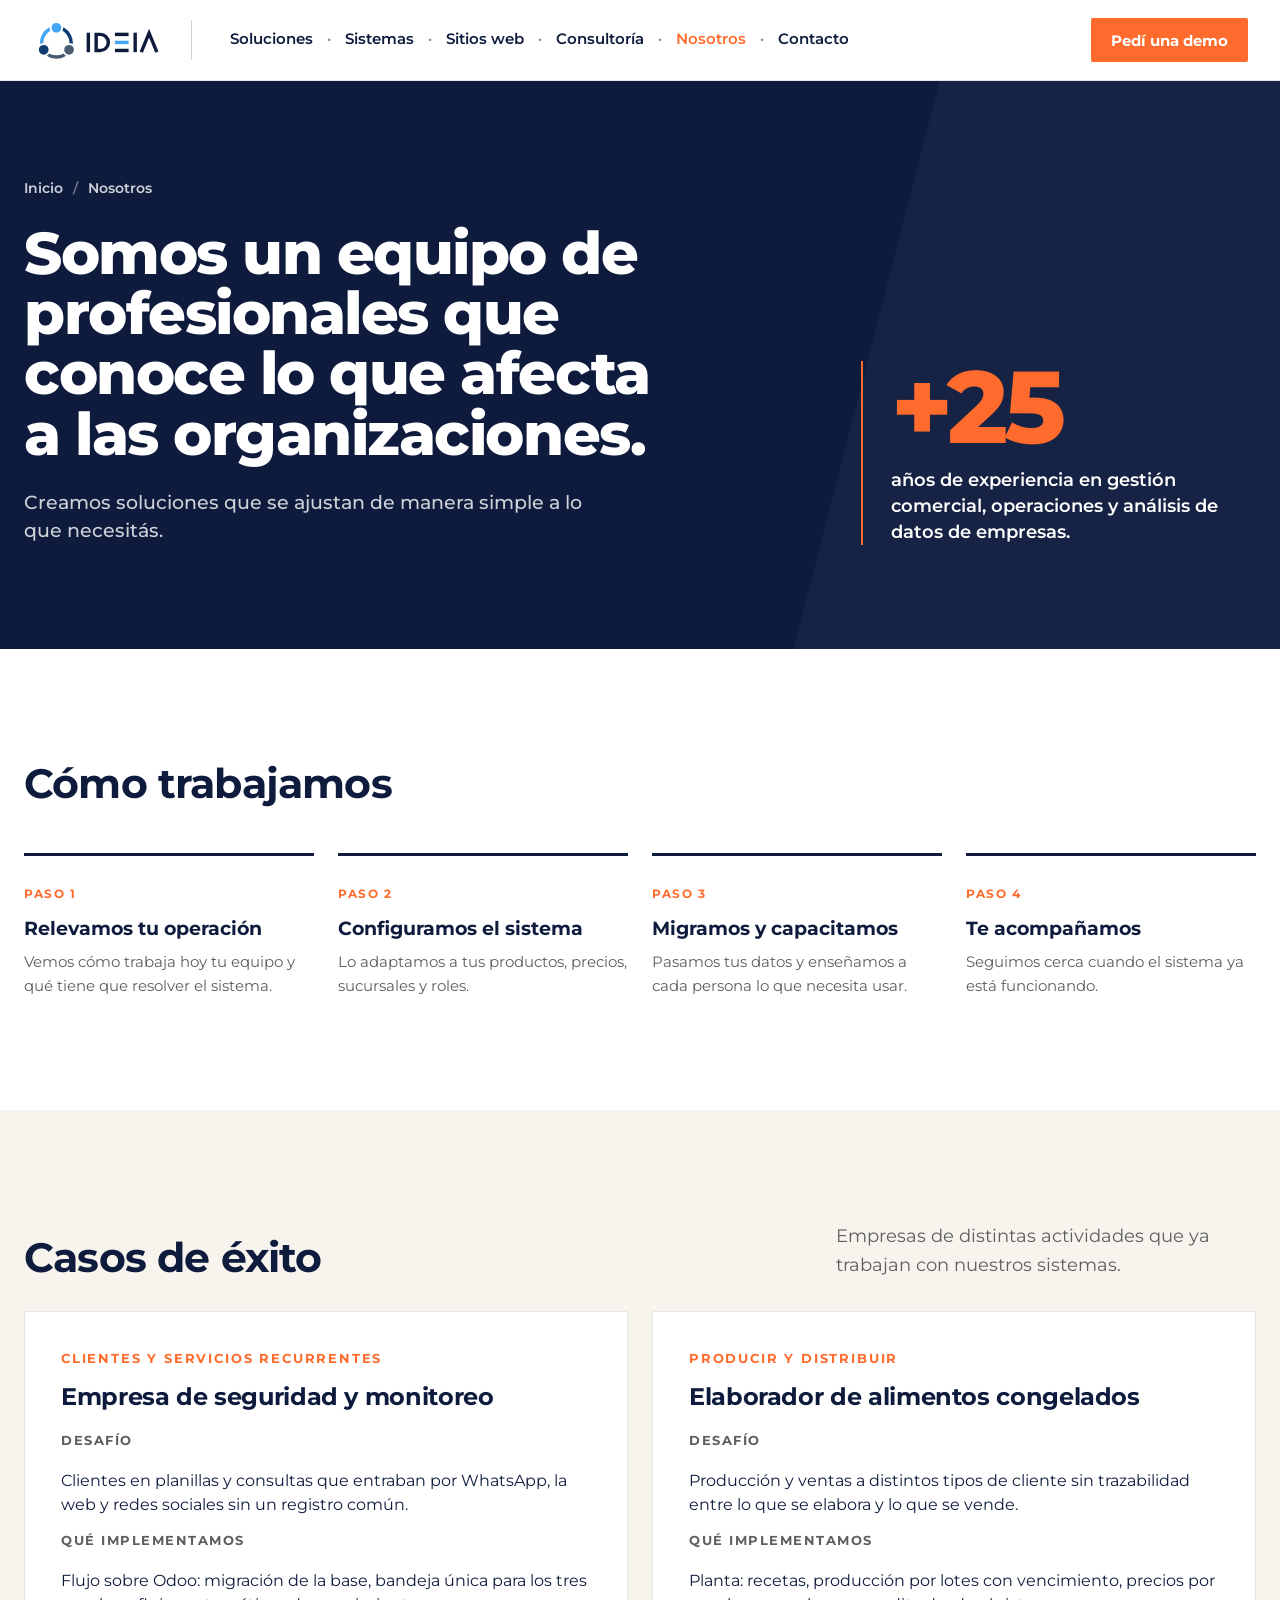
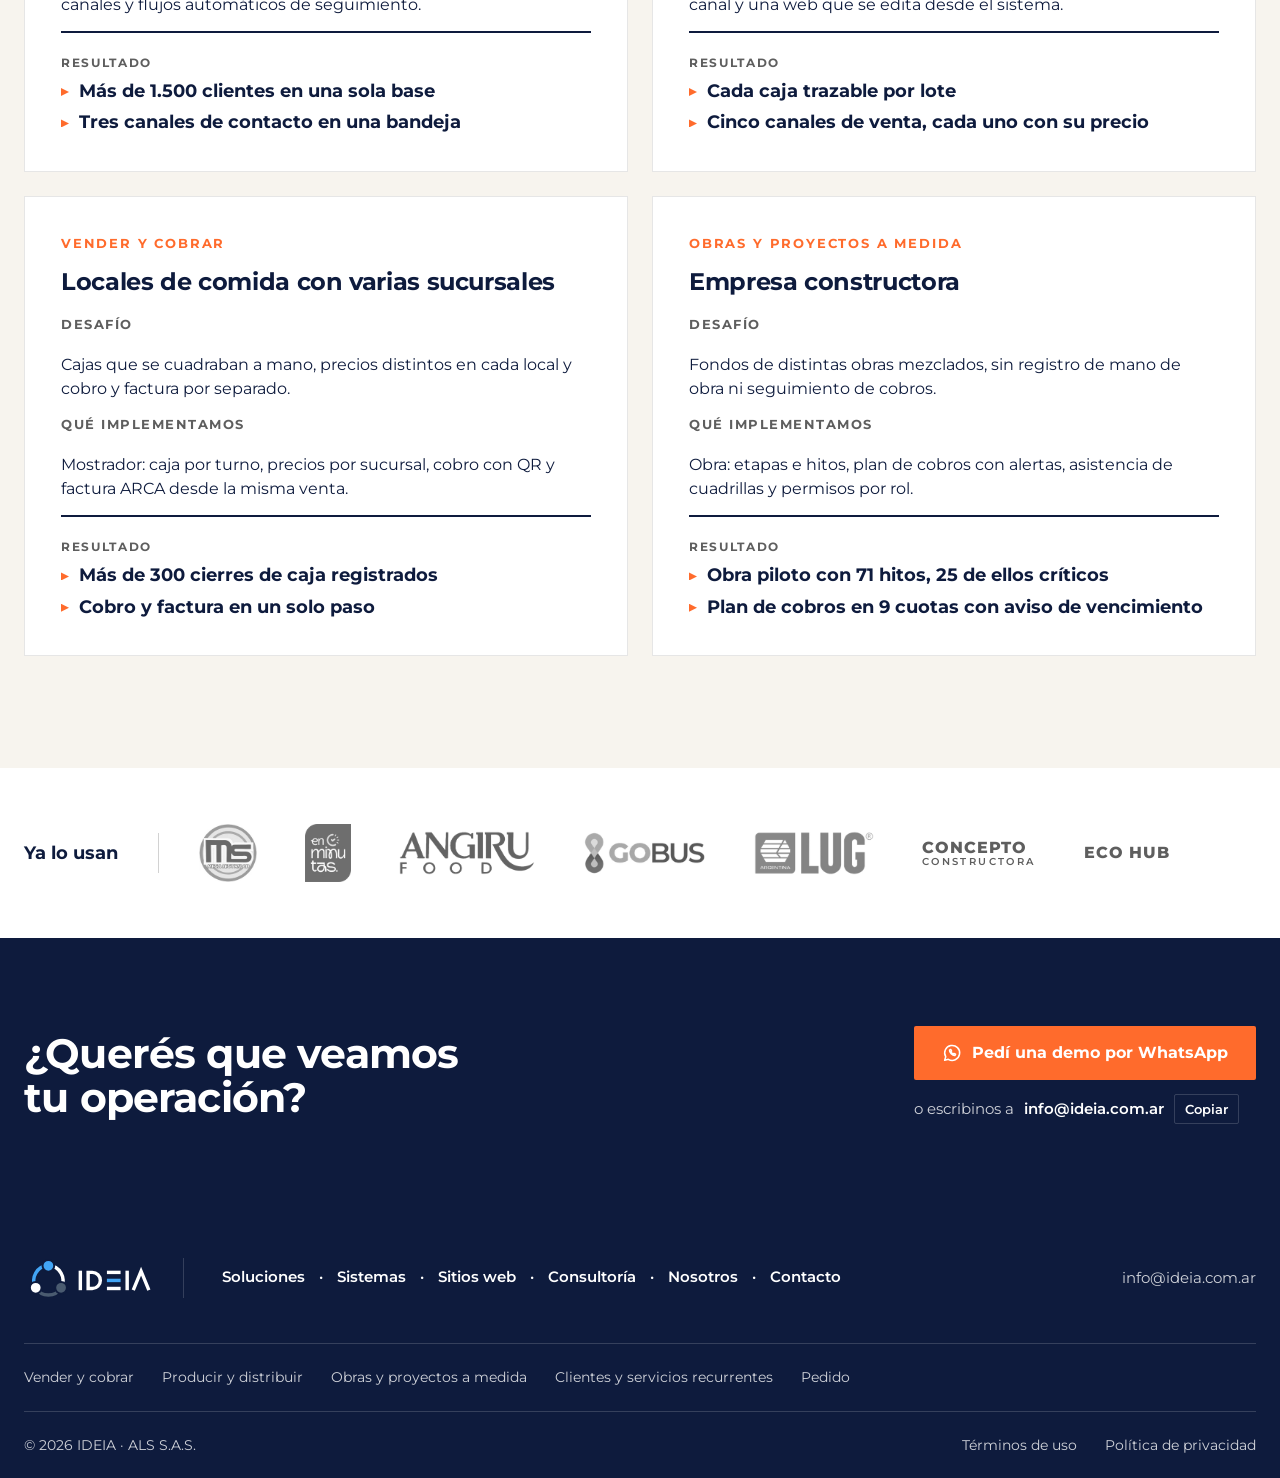
<file: nosotros.html>
<!doctype html>
<html lang="es">
<head>
<meta charset="utf-8">
<meta name="viewport" content="width=device-width, initial-scale=1, viewport-fit=cover">
<title>Nosotros · IDEIA</title>
<meta name="description" content="Más de 25 años de experiencia en gestión comercial, operaciones y análisis de datos, y casos de éxito en comercios, alimentos, construcción y servicios.">
<meta property="og:title" content="Nosotros · IDEIA">
<meta property="og:description" content="Más de 25 años de experiencia en gestión comercial, operaciones y análisis de datos, y casos de éxito en comercios, alimentos, construcción y servicios.">
<meta property="og:type" content="website">
<meta name="claude:viewport-fit-sides" content="cover">
<link rel="preconnect" href="https://fonts.googleapis.com"><link rel="preconnect" href="https://fonts.gstatic.com" crossorigin><link rel="stylesheet" href="https://fonts.googleapis.com/css2?family=Montserrat:wght@400;500;600;700;800&display=swap">
<link rel="stylesheet" href="assets/styles.css">
</head>
<body>
<header class="hdr">
  <div class="hdr-in">
    <a class="logo" href="./" aria-label="IDEIA, inicio"><svg viewBox="0 0 260 82" role="img" aria-label="IDEIA"><path d="M50 16 A30 30 0 0 0 24.02 61" stroke="#42A5F5" stroke-width="7" fill="none"/><path d="M50 16 A30 30 0 0 1 75.98 61" stroke="#103B73" stroke-width="7" fill="none"/><path d="M24.02 61 A30 30 0 0 0 75.98 61" stroke="#4A5B70" stroke-width="7" fill="none"/><circle cx="50" cy="16" r="12" fill="#42A5F5" stroke="#FFFFFF" stroke-width="4"/><circle cx="24.02" cy="61" r="12" fill="#103B73" stroke="#FFFFFF" stroke-width="4"/><circle cx="75.98" cy="61" r="12" fill="#4A5B70" stroke="#FFFFFF" stroke-width="4"/><g fill="#0E1B3D"><rect x="112" y="26" width="7" height="40"/><path fill-rule="evenodd" d="M128 26h12a20 20 0 0 1 0 40h-12zM135 33h5a13 13 0 0 1 0 26h-5z"/><rect x="170" y="26" width="28" height="7"/><rect x="170" y="42.5" width="28" height="7" fill="#42A5F5"/><rect x="170" y="59" width="28" height="7"/><rect x="208" y="26" width="7" height="40"/></g><path d="M224 66 L240 27 L256 66" stroke="#0E1B3D" stroke-width="7" fill="none"/></svg></a>
    <span class="vsep" aria-hidden="true"></span>
    <nav class="nav" aria-label="Principal">
      <div class="dd"><a href="./#soluciones" aria-haspopup="true">Soluciones</a><div class="dd-panel"><a href="comercios.html"><span>Vender y cobrar<small>Mostrador</small></span><svg class="arrow" viewBox="0 0 24 24" fill="none" stroke="currentColor" stroke-width="2.4" stroke-linecap="round" stroke-linejoin="round" aria-hidden="true"><path d="M4 12h15M13 5.5 19.5 12 13 18.5"/></svg></a><a href="alimentos.html"><span>Producir y distribuir<small>Planta · Mostrador · Pedido</small></span><svg class="arrow" viewBox="0 0 24 24" fill="none" stroke="currentColor" stroke-width="2.4" stroke-linecap="round" stroke-linejoin="round" aria-hidden="true"><path d="M4 12h15M13 5.5 19.5 12 13 18.5"/></svg></a><a href="construccion.html"><span>Obras y proyectos a medida<small>Obra · Cotiza</small></span><svg class="arrow" viewBox="0 0 24 24" fill="none" stroke="currentColor" stroke-width="2.4" stroke-linecap="round" stroke-linejoin="round" aria-hidden="true"><path d="M4 12h15M13 5.5 19.5 12 13 18.5"/></svg></a><a href="servicios.html"><span>Clientes y servicios recurrentes<small>Flujo</small></span><svg class="arrow" viewBox="0 0 24 24" fill="none" stroke="currentColor" stroke-width="2.4" stroke-linecap="round" stroke-linejoin="round" aria-hidden="true"><path d="M4 12h15M13 5.5 19.5 12 13 18.5"/></svg></a></div></div><span class="dot">·</span>
      <a href="./#sistemas">Sistemas</a><span class="dot">·</span>
      <a href="./#sitios">Sitios web</a><span class="dot">·</span>
      <a href="./#consultoria">Consultoría</a><span class="dot">·</span>
      <a href="nosotros.html" aria-current="page">Nosotros</a><span class="dot">·</span>
      <a href="#contacto">Contacto</a>
    </nav>
    <a class="btn sm" href="#contacto" data-wa="">Pedí una demo</a>
    <button class="menu-btn" type="button" aria-expanded="false" aria-controls="mnav" aria-label="Abrir menú"><svg viewBox="0 0 24 24" fill="none" stroke="currentColor" stroke-width="1.8" stroke-linecap="round" stroke-linejoin="round" aria-hidden="true"><path d="M3 6h18M3 12h18M3 18h18"/></svg></button>
  </div>
  <nav class="mnav" id="mnav" aria-label="Menú móvil" hidden>
    <span class="lbl">Soluciones</span><a class="sub" href="comercios.html">Vender y cobrar</a><a class="sub" href="alimentos.html">Producir y distribuir</a><a class="sub" href="construccion.html">Obras y proyectos a medida</a><a class="sub" href="servicios.html">Clientes y servicios recurrentes</a>
    <a href="./#sistemas">Sistemas</a>
    <a href="./#sitios">Sitios web</a>
    <a href="./#consultoria">Consultoría</a>
    <a href="nosotros.html">Nosotros</a>
    <a href="#contacto">Contacto</a>
  </nav>
</header>
<main>
<section class="hero-n">
  <div class="wrap">
    <div class="l">
      <nav class="crumb" aria-label="Ruta"><a href="./">Inicio</a><span>/</span>Nosotros</nav>
      <h1>Somos un equipo de profesionales que conoce lo que afecta a las organizaciones.</h1>
      <p class="lead">Creamos soluciones que se ajustan de manera simple a lo que necesitás.</p>
    </div>
    <div class="r">
      <span class="fig">+25</span>
      <p>años de experiencia en gestión comercial, operaciones y análisis de datos de empresas.</p>
    </div>
  </div>
</section>

<section class="sec">
  <div class="wrap">
    <h2 style="max-width:760px">Cómo trabajamos</h2>
    <div class="steps">
      <div class="step"><span class="s">Paso 1</span><h4>Relevamos tu operación</h4><p>Vemos cómo trabaja hoy tu equipo y qué tiene que resolver el sistema.</p></div>
      <div class="step"><span class="s">Paso 2</span><h4>Configuramos el sistema</h4><p>Lo adaptamos a tus productos, precios, sucursales y roles.</p></div>
      <div class="step"><span class="s">Paso 3</span><h4>Migramos y capacitamos</h4><p>Pasamos tus datos y enseñamos a cada persona lo que necesita usar.</p></div>
      <div class="step"><span class="s">Paso 4</span><h4>Te acompañamos</h4><p>Seguimos cerca cuando el sistema ya está funcionando.</p></div>
    </div>
  </div>
</section>

<section class="sec bg-bone">
  <div class="wrap">
    <div class="gal-head"><h2>Casos de éxito</h2><p class="muted" style="max-width:420px">Empresas de distintas actividades que ya trabajan con nuestros sistemas.</p></div>
    <div class="cases"><article class="case">
      <span class="eyebrow">Clientes y servicios recurrentes</span><h3>Empresa de seguridad y monitoreo</h3>
      <dl><dt>Desafío</dt><dd>Clientes en planillas y consultas que entraban por WhatsApp, la web y redes sociales sin un registro común.</dd><dt>Qué implementamos</dt><dd>Flujo sobre Odoo: migración de la base, bandeja única para los tres canales y flujos automáticos de seguimiento.</dd></dl>
      <div class="res"><span class="label">Resultado</span><b>Más de 1.500 clientes en una sola base</b><b>Tres canales de contacto en una bandeja</b></div>
    </article><article class="case">
      <span class="eyebrow">Producir y distribuir</span><h3>Elaborador de alimentos congelados</h3>
      <dl><dt>Desafío</dt><dd>Producción y ventas a distintos tipos de cliente sin trazabilidad entre lo que se elabora y lo que se vende.</dd><dt>Qué implementamos</dt><dd>Planta: recetas, producción por lotes con vencimiento, precios por canal y una web que se edita desde el sistema.</dd></dl>
      <div class="res"><span class="label">Resultado</span><b>Cada caja trazable por lote</b><b>Cinco canales de venta, cada uno con su precio</b></div>
    </article><article class="case">
      <span class="eyebrow">Vender y cobrar</span><h3>Locales de comida con varias sucursales</h3>
      <dl><dt>Desafío</dt><dd>Cajas que se cuadraban a mano, precios distintos en cada local y cobro y factura por separado.</dd><dt>Qué implementamos</dt><dd>Mostrador: caja por turno, precios por sucursal, cobro con QR y factura ARCA desde la misma venta.</dd></dl>
      <div class="res"><span class="label">Resultado</span><b>Más de 300 cierres de caja registrados</b><b>Cobro y factura en un solo paso</b></div>
    </article><article class="case">
      <span class="eyebrow">Obras y proyectos a medida</span><h3>Empresa constructora</h3>
      <dl><dt>Desafío</dt><dd>Fondos de distintas obras mezclados, sin registro de mano de obra ni seguimiento de cobros.</dd><dt>Qué implementamos</dt><dd>Obra: etapas e hitos, plan de cobros con alertas, asistencia de cuadrillas y permisos por rol.</dd></dl>
      <div class="res"><span class="label">Resultado</span><b>Obra piloto con 71 hitos, 25 de ellos críticos</b><b>Plan de cobros en 9 cuotas con aviso de vencimiento</b></div>
    </article></div>
  </div>
</section>

<section class="sec s-sm uses" aria-label="Empresas que ya lo usan">
  <div class="wrap"><span class="lbl">Ya lo usan</span><span class="vsep" aria-hidden="true"></span><div class="logo-row"><img src="img/logos/mega.webp" width="160" height="160" alt="Mega Seguridad" loading="lazy" class="sq"><img src="img/logos/enminutas.webp" width="128" height="160" alt="En Minutas" loading="lazy" class="sq"><img src="img/logos/angiru.webp" width="369" height="120" alt="Angiru Food" loading="lazy"><img src="img/logos/gobus.webp" width="335" height="120" alt="GoBus" loading="lazy"><img src="img/logos/lug.webp" width="328" height="120" alt="LUG Argentina" loading="lazy"><span class="wm">CONCEPTO<small>CONSTRUCTORA</small></span><span class="wm">ECO HUB</span></div></div>
</section>
<section class="sec s-md bg-navy close" id="contacto">
  <div class="wrap">
    <h2>¿Querés que veamos tu operación?</h2>
    <div class="act">
      <a class="btn" href="#contacto" data-wa=""><svg viewBox="0 0 24 24" fill="none" stroke="currentColor" stroke-width="1.8" stroke-linecap="round" stroke-linejoin="round" aria-hidden="true"><path d="M3.2 20.8l1.3-4.3A9 9 0 1 1 7.6 19.6z"/><path d="M9 8.6c-.2 2.8 3.4 6.5 6.4 6.4l.9-1.5-2-1-.9.8c-1.2-.4-2.3-1.5-2.7-2.7l.8-.9-1-2z"/></svg> Pedí una demo por WhatsApp</a>
      <p class="mail"><span class="nw">o escribinos a</span> <b>info@ideia.com.ar</b> <button class="copybtn" type="button" data-copy="info@ideia.com.ar">Copiar</button></p>
    </div>
  </div>
</section>
</main>
<footer class="ftr">
  <div class="wrap">
    <div class="ftr-top">
      <a class="logo" href="./" aria-label="IDEIA, inicio"><svg viewBox="0 0 260 82" role="img" aria-label="IDEIA"><path d="M50 16 A30 30 0 0 0 24.02 61" stroke="#42A5F5" stroke-width="7" fill="none"/><path d="M50 16 A30 30 0 0 1 75.98 61" stroke="#FFFFFF" stroke-width="7" fill="none"/><path d="M24.02 61 A30 30 0 0 0 75.98 61" stroke="#4A5B70" stroke-width="7" fill="none"/><circle cx="50" cy="16" r="12" fill="#42A5F5" stroke="#0E1B3D" stroke-width="4"/><circle cx="24.02" cy="61" r="12" fill="#FFFFFF" stroke="#0E1B3D" stroke-width="4"/><circle cx="75.98" cy="61" r="12" fill="#4A5B70" stroke="#0E1B3D" stroke-width="4"/><g fill="#FFFFFF"><rect x="112" y="26" width="7" height="40"/><path fill-rule="evenodd" d="M128 26h12a20 20 0 0 1 0 40h-12zM135 33h5a13 13 0 0 1 0 26h-5z"/><rect x="170" y="26" width="28" height="7"/><rect x="170" y="42.5" width="28" height="7" fill="#42A5F5"/><rect x="170" y="59" width="28" height="7"/><rect x="208" y="26" width="7" height="40"/></g><path d="M224 66 L240 27 L256 66" stroke="#FFFFFF" stroke-width="7" fill="none"/></svg></a>
      <span class="vsep" aria-hidden="true"></span>
      <nav class="nav" aria-label="Pie" style="display:flex">
        <a href="./#soluciones">Soluciones</a><span class="dot">·</span><a href="./#sistemas">Sistemas</a><span class="dot">·</span><a href="./#sitios">Sitios web</a><span class="dot">·</span><a href="./#consultoria">Consultoría</a><span class="dot">·</span><a href="nosotros.html">Nosotros</a><span class="dot">·</span><a href="#contacto">Contacto</a>
      </nav>
      <p class="ct">info@ideia.com.ar</p>
    </div>
    <div class="ftr-bot"><a href="comercios.html">Vender y cobrar</a><a href="alimentos.html">Producir y distribuir</a><a href="construccion.html">Obras y proyectos a medida</a><a href="servicios.html">Clientes y servicios recurrentes</a><a href="pedido.html">Pedido</a></div>
    <div class="ftr-bot ftr-legal"><span>© 2026 IDEIA · ALS S.A.S.</span><a href="terminos.html">Términos de uso</a><a href="privacidad.html">Política de privacidad</a></div>
  </div>
</footer>
<script src="assets/app.js"></script>
</body>
</html>
</file>
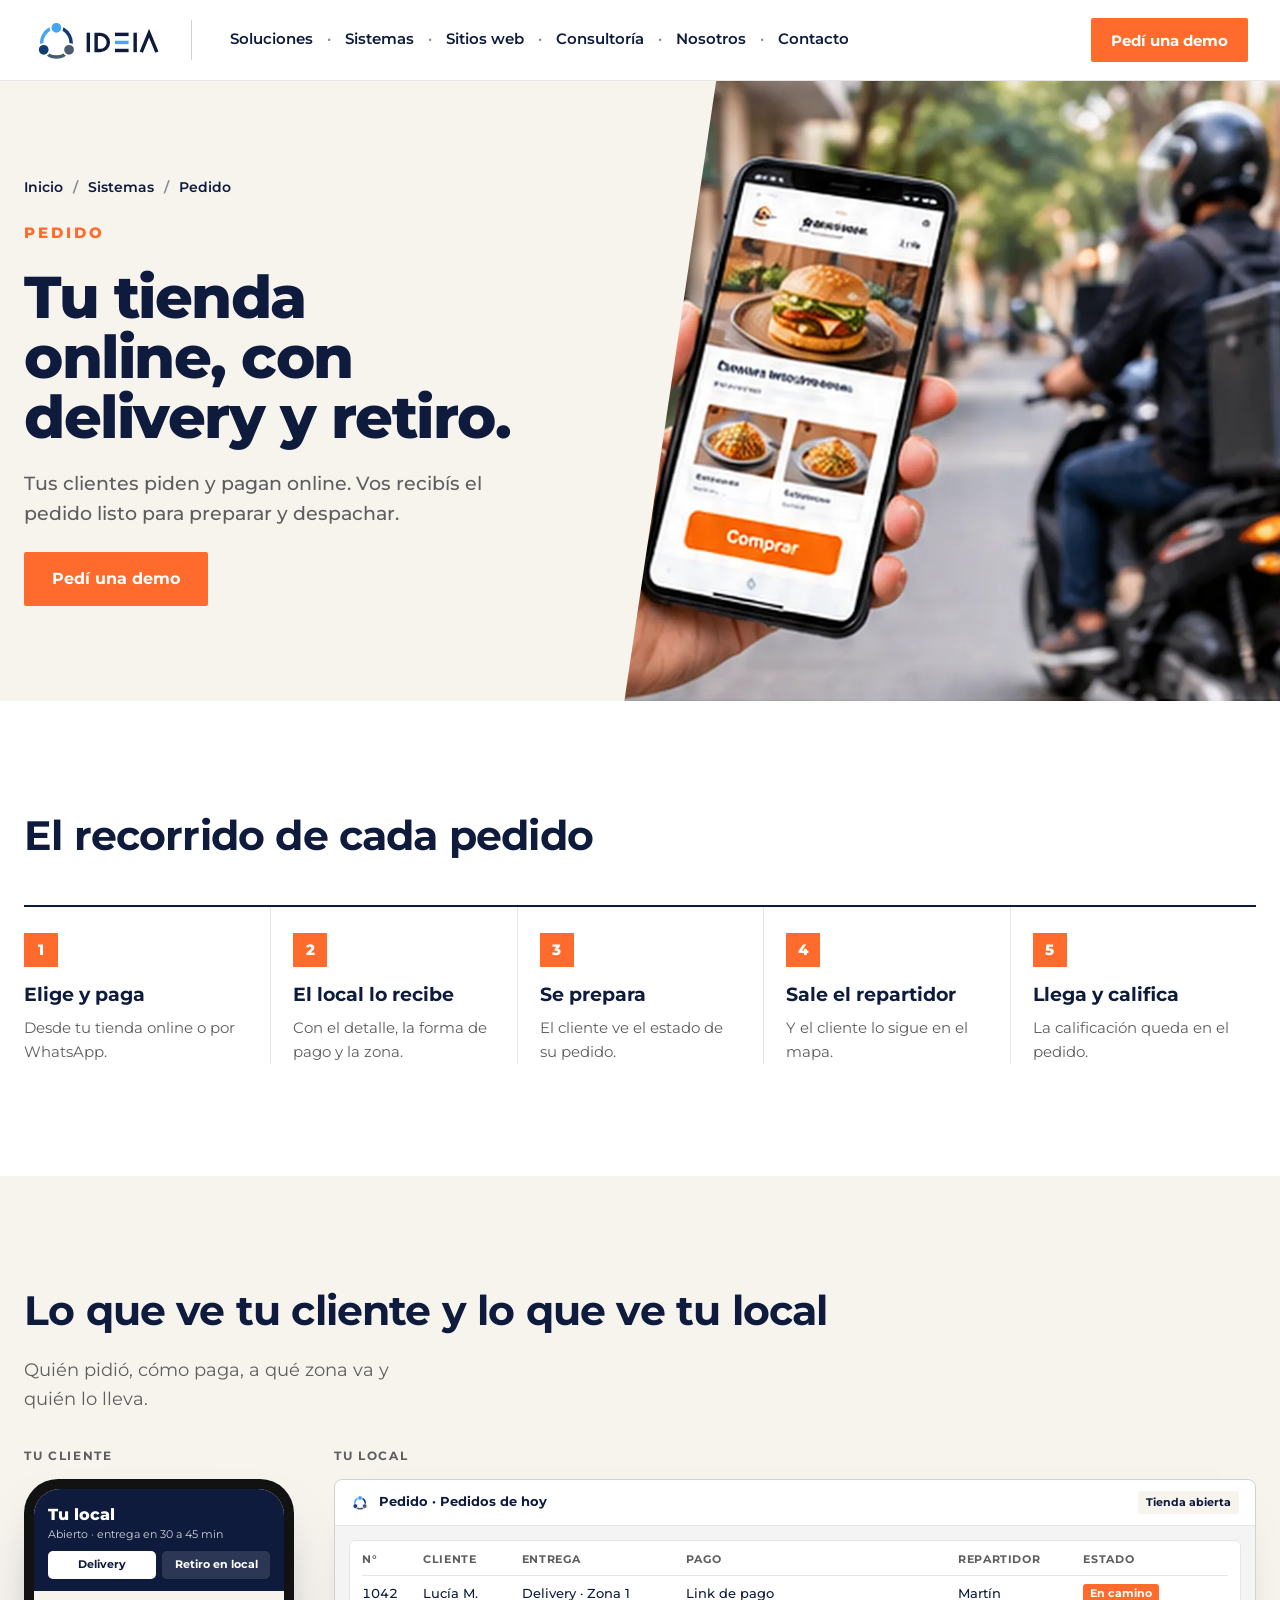
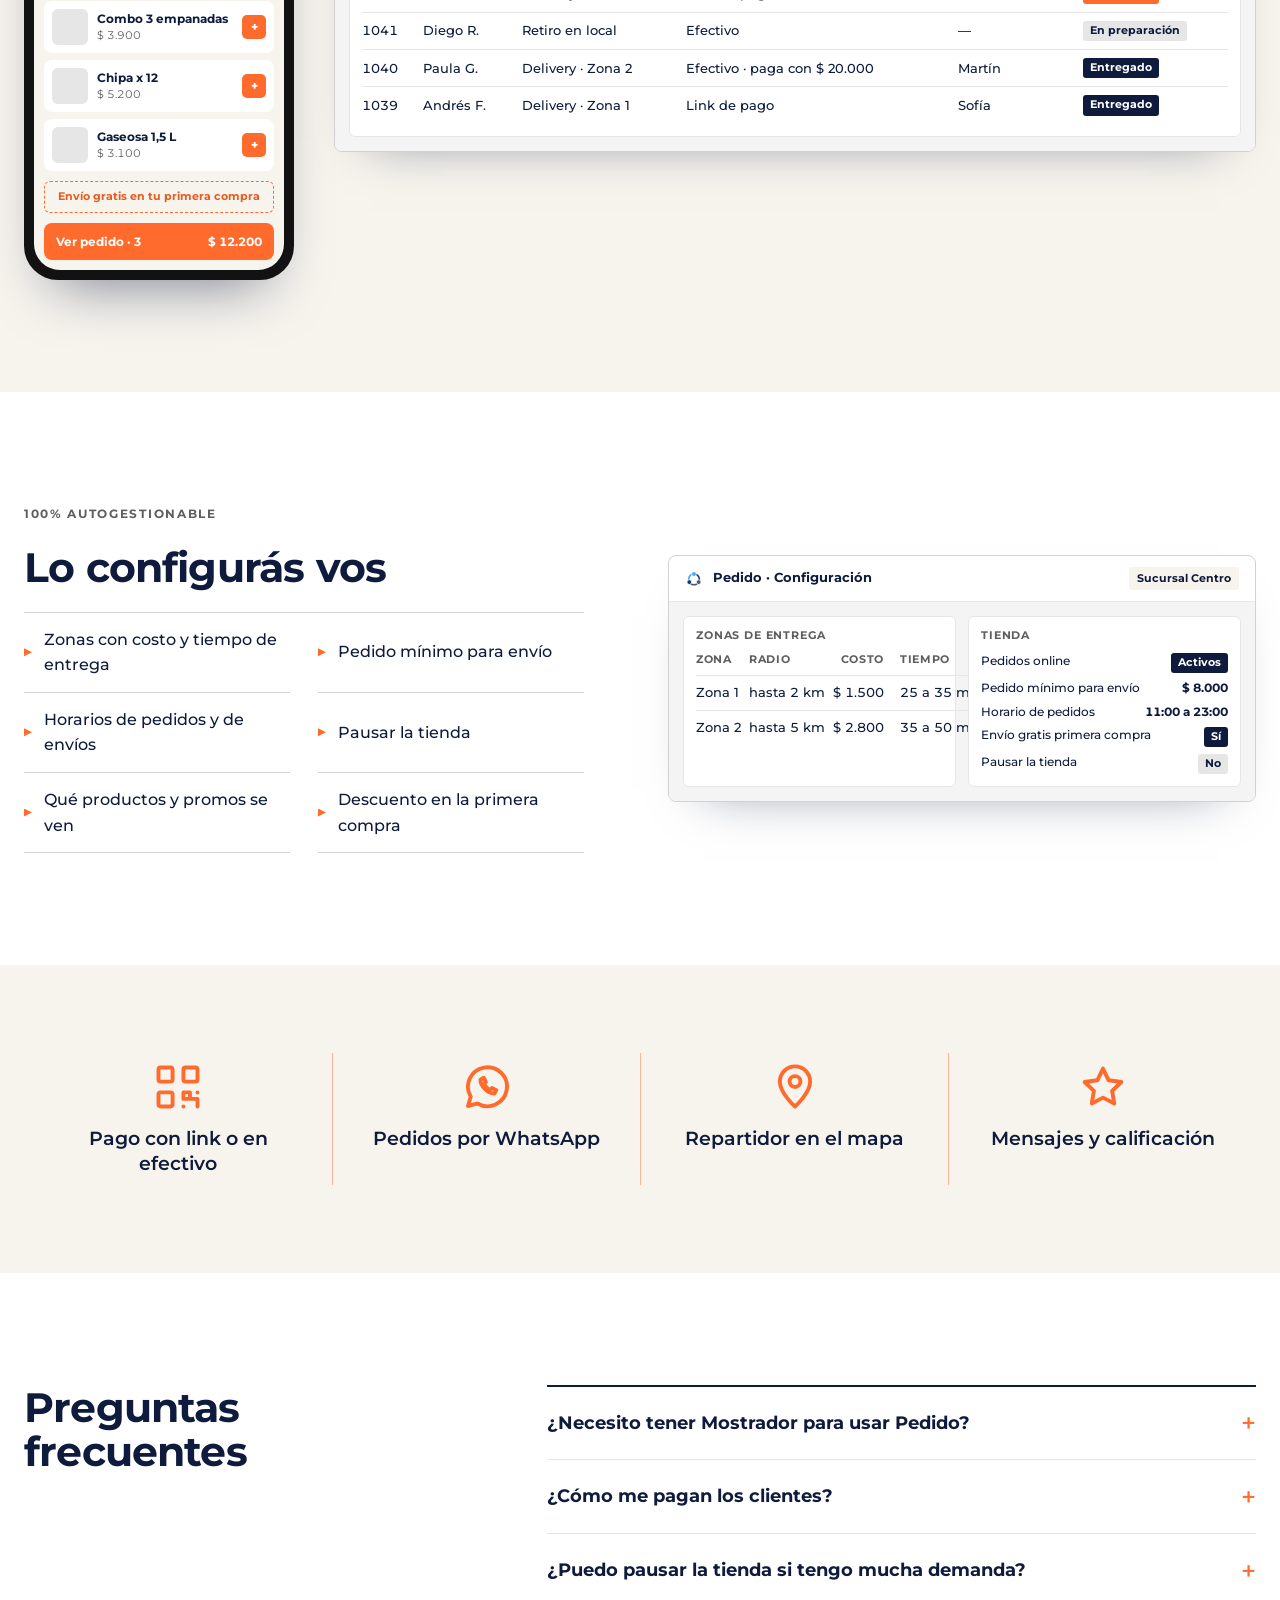
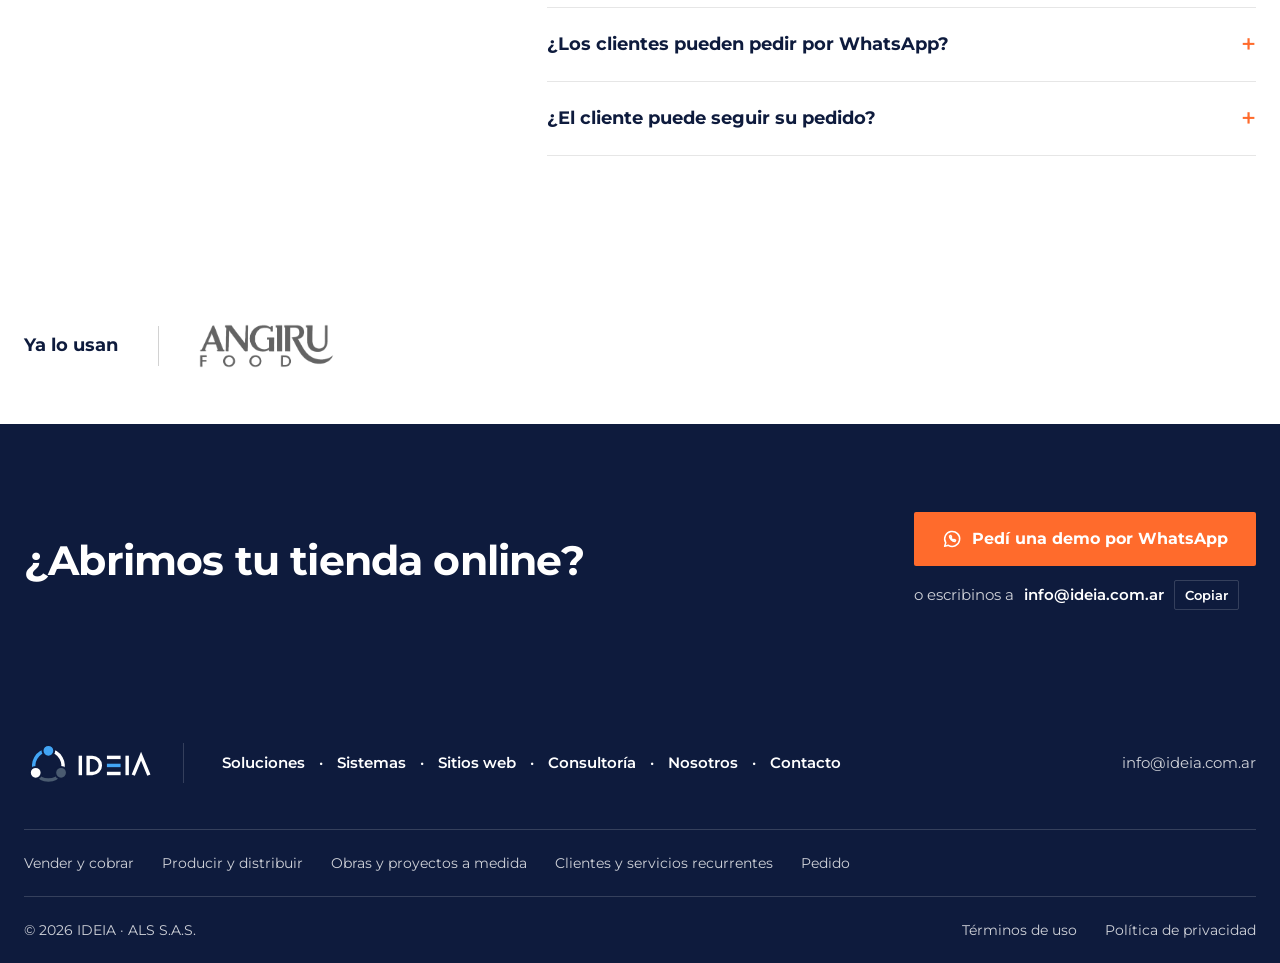
<file: pedido.html>
<!doctype html>
<html lang="es">
<head>
<meta charset="utf-8">
<meta name="viewport" content="width=device-width, initial-scale=1, viewport-fit=cover">
<title>Pedido · Tienda online con delivery y retiro · IDEIA</title>
<meta name="description" content="Tienda online con delivery y retiro: zonas de envío, pago con link o efectivo, pedidos por WhatsApp y seguimiento del repartidor.">
<meta property="og:title" content="Pedido · Tienda online con delivery y retiro · IDEIA">
<meta property="og:description" content="Tienda online con delivery y retiro: zonas de envío, pago con link o efectivo, pedidos por WhatsApp y seguimiento del repartidor.">
<meta property="og:type" content="website">
<meta name="claude:viewport-fit-sides" content="cover">
<link rel="preconnect" href="https://fonts.googleapis.com"><link rel="preconnect" href="https://fonts.gstatic.com" crossorigin><link rel="stylesheet" href="https://fonts.googleapis.com/css2?family=Montserrat:wght@400;500;600;700;800&display=swap">
<link rel="stylesheet" href="assets/styles.css">
</head>
<body>
<header class="hdr">
  <div class="hdr-in">
    <a class="logo" href="./" aria-label="IDEIA, inicio"><svg viewBox="0 0 260 82" role="img" aria-label="IDEIA"><path d="M50 16 A30 30 0 0 0 24.02 61" stroke="#42A5F5" stroke-width="7" fill="none"/><path d="M50 16 A30 30 0 0 1 75.98 61" stroke="#103B73" stroke-width="7" fill="none"/><path d="M24.02 61 A30 30 0 0 0 75.98 61" stroke="#4A5B70" stroke-width="7" fill="none"/><circle cx="50" cy="16" r="12" fill="#42A5F5" stroke="#FFFFFF" stroke-width="4"/><circle cx="24.02" cy="61" r="12" fill="#103B73" stroke="#FFFFFF" stroke-width="4"/><circle cx="75.98" cy="61" r="12" fill="#4A5B70" stroke="#FFFFFF" stroke-width="4"/><g fill="#0E1B3D"><rect x="112" y="26" width="7" height="40"/><path fill-rule="evenodd" d="M128 26h12a20 20 0 0 1 0 40h-12zM135 33h5a13 13 0 0 1 0 26h-5z"/><rect x="170" y="26" width="28" height="7"/><rect x="170" y="42.5" width="28" height="7" fill="#42A5F5"/><rect x="170" y="59" width="28" height="7"/><rect x="208" y="26" width="7" height="40"/></g><path d="M224 66 L240 27 L256 66" stroke="#0E1B3D" stroke-width="7" fill="none"/></svg></a>
    <span class="vsep" aria-hidden="true"></span>
    <nav class="nav" aria-label="Principal">
      <div class="dd"><a href="./#soluciones" aria-haspopup="true">Soluciones</a><div class="dd-panel"><a href="comercios.html"><span>Vender y cobrar<small>Mostrador</small></span><svg class="arrow" viewBox="0 0 24 24" fill="none" stroke="currentColor" stroke-width="2.4" stroke-linecap="round" stroke-linejoin="round" aria-hidden="true"><path d="M4 12h15M13 5.5 19.5 12 13 18.5"/></svg></a><a href="alimentos.html"><span>Producir y distribuir<small>Planta · Mostrador · Pedido</small></span><svg class="arrow" viewBox="0 0 24 24" fill="none" stroke="currentColor" stroke-width="2.4" stroke-linecap="round" stroke-linejoin="round" aria-hidden="true"><path d="M4 12h15M13 5.5 19.5 12 13 18.5"/></svg></a><a href="construccion.html"><span>Obras y proyectos a medida<small>Obra · Cotiza</small></span><svg class="arrow" viewBox="0 0 24 24" fill="none" stroke="currentColor" stroke-width="2.4" stroke-linecap="round" stroke-linejoin="round" aria-hidden="true"><path d="M4 12h15M13 5.5 19.5 12 13 18.5"/></svg></a><a href="servicios.html"><span>Clientes y servicios recurrentes<small>Flujo</small></span><svg class="arrow" viewBox="0 0 24 24" fill="none" stroke="currentColor" stroke-width="2.4" stroke-linecap="round" stroke-linejoin="round" aria-hidden="true"><path d="M4 12h15M13 5.5 19.5 12 13 18.5"/></svg></a></div></div><span class="dot">·</span>
      <a href="./#sistemas">Sistemas</a><span class="dot">·</span>
      <a href="./#sitios">Sitios web</a><span class="dot">·</span>
      <a href="./#consultoria">Consultoría</a><span class="dot">·</span>
      <a href="nosotros.html">Nosotros</a><span class="dot">·</span>
      <a href="#contacto">Contacto</a>
    </nav>
    <a class="btn sm" href="#contacto" data-wa="">Pedí una demo</a>
    <button class="menu-btn" type="button" aria-expanded="false" aria-controls="mnav" aria-label="Abrir menú"><svg viewBox="0 0 24 24" fill="none" stroke="currentColor" stroke-width="1.8" stroke-linecap="round" stroke-linejoin="round" aria-hidden="true"><path d="M3 6h18M3 12h18M3 18h18"/></svg></button>
  </div>
  <nav class="mnav" id="mnav" aria-label="Menú móvil" hidden>
    <span class="lbl">Soluciones</span><a class="sub" href="comercios.html">Vender y cobrar</a><a class="sub" href="alimentos.html">Producir y distribuir</a><a class="sub" href="construccion.html">Obras y proyectos a medida</a><a class="sub" href="servicios.html">Clientes y servicios recurrentes</a>
    <a href="./#sistemas">Sistemas</a>
    <a href="./#sitios">Sitios web</a>
    <a href="./#consultoria">Consultoría</a>
    <a href="nosotros.html">Nosotros</a>
    <a href="#contacto">Contacto</a>
  </nav>
</header>
<main>
<section class="hero-p">
  <div class="copy">
    <nav class="crumb" aria-label="Ruta"><a href="./">Inicio</a><span>/</span><a href="./#sistemas">Sistemas</a><span>/</span>Pedido</nav>
    <span class="nm">PEDIDO</span>
    <h1>Tu tienda online, con delivery y retiro.</h1>
    <p class="who">Tus clientes piden y pagan online. Vos recibís el pedido listo para preparar y despachar.</p>
    <a class="btn" href="#contacto" data-wa="Pedido">Pedí una demo</a>
  </div>
  <div class="vis">
    <div class="ph"><img src="img/g_pedido.webp" width="1357" height="811" alt="Cliente pidiendo desde el celular mientras un repartidor sale en moto" fetchpriority="high" decoding="async"></div>
  </div>
</section>

<section class="sec">
  <div class="wrap">
    <h2 style="max-width:760px">El recorrido de cada pedido</h2>
    <ol class="route">
      <li><span class="s">1</span><h4>Elige y paga</h4><p>Desde tu tienda online o por WhatsApp.</p></li>
      <li><span class="s">2</span><h4>El local lo recibe</h4><p>Con el detalle, la forma de pago y la zona.</p></li>
      <li><span class="s">3</span><h4>Se prepara</h4><p>El cliente ve el estado de su pedido.</p></li>
      <li><span class="s">4</span><h4>Sale el repartidor</h4><p>Y el cliente lo sigue en el mapa.</p></li>
      <li><span class="s">5</span><h4>Llega y califica</h4><p>La calificación queda en el pedido.</p></li>
    </ol>
  </div>
</section>

<section class="sec bg-bone">
  <div class="wrap">
    <div class="gal-head"><h2>Lo que ve tu cliente y lo que ve tu local</h2><p class="muted" style="max-width:420px">Quién pidió, cómo paga, a qué zona va y quién lo lleva.</p></div>
    <div class="duo-ui">
      <div><span class="label">Tu cliente</span><div class="pphone" aria-label="Tienda online de Pedido en el celular, datos de ejemplo"><div class="ps">
  <div class="ps-top"><b>Tu local</b><small>Abierto · entrega en 30 a 45 min</small>
    <div class="ps-mode"><i class="on">Delivery</i><i>Retiro en local</i></div></div>
  <div class="ps-list">
    <div class="ps-item"><i></i><div><b>Combo 3 empanadas</b><small class="n">$ 3.900</small></div><span class="add">+</span></div>
    <div class="ps-item"><i></i><div><b>Chipa x 12</b><small class="n">$ 5.200</small></div><span class="add">+</span></div>
    <div class="ps-item"><i></i><div><b>Gaseosa 1,5 L</b><small class="n">$ 3.100</small></div><span class="add">+</span></div>
  </div>
  <div class="ps-promo">Envío gratis en tu primera compra</div>
  <div class="ps-cart"><span>Ver pedido · 3</span><span class="n">$ 12.200</span></div>
</div></div></div>
      <div><span class="label">Tu local</span><div class="ui" aria-label="Pedidos del local en Pedido, datos de ejemplo"><div class="ui-bar"><svg class="iso" viewBox="0 0 100 82" aria-hidden="true"><path d="M50 16 A30 30 0 0 0 24.02 61" stroke="#42A5F5" stroke-width="9" fill="none"/><path d="M50 16 A30 30 0 0 1 75.98 61" stroke="#103B73" stroke-width="9" fill="none"/><path d="M24.02 61 A30 30 0 0 0 75.98 61" stroke="#4A5B70" stroke-width="9" fill="none"/><circle cx="50" cy="16" r="13" fill="#42A5F5" stroke="#fff" stroke-width="4"/><circle cx="24.02" cy="61" r="13" fill="#103B73" stroke="#fff" stroke-width="4"/><circle cx="75.98" cy="61" r="13" fill="#4A5B70" stroke="#fff" stroke-width="4"/></svg>Pedido · Pedidos de hoy<span class="st">Tienda abierta</span></div>
<div class="ui-body"><div class="pn ui-scroll"><table class="t">
 <tr><th>N°</th><th>Cliente</th><th>Entrega</th><th>Pago</th><th>Repartidor</th><th>Estado</th></tr>
 <tr><td class="n">1042</td><td>Lucía M.</td><td>Delivery · Zona 1</td><td>Link de pago</td><td>Martín</td><td><span class="pill or">En camino</span></td></tr>
 <tr><td class="n">1041</td><td>Diego R.</td><td>Retiro en local</td><td>Efectivo</td><td>—</td><td><span class="pill">En preparación</span></td></tr>
 <tr><td class="n">1040</td><td>Paula G.</td><td>Delivery · Zona 2</td><td>Efectivo · paga con $ 20.000</td><td>Martín</td><td><span class="pill nv">Entregado</span></td></tr>
 <tr><td class="n">1039</td><td>Andrés F.</td><td>Delivery · Zona 1</td><td>Link de pago</td><td>Sofía</td><td><span class="pill nv">Entregado</span></td></tr>
</table></div></div></div></div>
    </div>
  </div>
</section>

<section class="sec">
  <div class="wrap pair" style="align-items:center">
    <div class="col">
      <span class="label">100% autogestionable</span>
      <h2>Lo configurás vos</h2>
      <ul class="mods">
        <li>Zonas con costo y tiempo de entrega</li><li>Pedido mínimo para envío</li>
        <li>Horarios de pedidos y de envíos</li><li>Pausar la tienda</li>
        <li>Qué productos y promos se ven</li><li>Descuento en la primera compra</li>
      </ul>
    </div>
    <div class="col"><div class="ui" aria-label="Configuración de Pedido, datos de ejemplo"><div class="ui-bar"><svg class="iso" viewBox="0 0 100 82" aria-hidden="true"><path d="M50 16 A30 30 0 0 0 24.02 61" stroke="#42A5F5" stroke-width="9" fill="none"/><path d="M50 16 A30 30 0 0 1 75.98 61" stroke="#103B73" stroke-width="9" fill="none"/><path d="M24.02 61 A30 30 0 0 0 75.98 61" stroke="#4A5B70" stroke-width="9" fill="none"/><circle cx="50" cy="16" r="13" fill="#42A5F5" stroke="#fff" stroke-width="4"/><circle cx="24.02" cy="61" r="13" fill="#103B73" stroke="#fff" stroke-width="4"/><circle cx="75.98" cy="61" r="13" fill="#4A5B70" stroke="#fff" stroke-width="4"/></svg>Pedido · Configuración<span class="st">Sucursal Centro</span></div>
<div class="ui-body c2 eq">
 <div class="pn ui-scroll"><h5>Zonas de entrega</h5><table class="t">
  <tr><th>Zona</th><th>Radio</th><th class="r">Costo</th><th>Tiempo</th></tr>
  <tr><td>Zona 1</td><td class="n">hasta 2 km</td><td class="r n">$ 1.500</td><td class="n">25 a 35 min</td></tr>
  <tr><td>Zona 2</td><td class="n">hasta 5 km</td><td class="r n">$ 2.800</td><td class="n">35 a 50 min</td></tr></table></div>
 <div class="pn"><h5>Tienda</h5><div class="tk">
  <div class="tr"><span>Pedidos online</span><span class="pill nv">Activos</span></div>
  <div class="tr"><span>Pedido mínimo para envío</span><b class="n">$ 8.000</b></div>
  <div class="tr"><span>Horario de pedidos</span><b class="n">11:00 a 23:00</b></div>
  <div class="tr"><span>Envío gratis primera compra</span><span class="pill nv">Sí</span></div>
  <div class="tr"><span>Pausar la tienda</span><span class="pill">No</span></div></div></div>
</div></div></div>
  </div>
</section>

<section class="sec s-md bg-bone">
  <div class="wrap feats">
    <div class="feat"><svg viewBox="0 0 24 24" fill="none" stroke="currentColor" stroke-width="1.8" stroke-linecap="round" stroke-linejoin="round" aria-hidden="true"><rect x="3" y="3" width="6.5" height="6.5" rx="1"/><rect x="14.5" y="3" width="6.5" height="6.5" rx="1"/><rect x="3" y="14.5" width="6.5" height="6.5" rx="1"/><path d="M14.5 14.5h3v3h-3zM17.5 17.5h3.5v3.5M21 14.5v.01M14.5 21h.01"/></svg><h4>Pago con link o en efectivo</h4></div>
    <div class="feat"><svg viewBox="0 0 24 24" fill="none" stroke="currentColor" stroke-width="1.8" stroke-linecap="round" stroke-linejoin="round" aria-hidden="true"><path d="M3.2 20.8l1.3-4.3A9 9 0 1 1 7.6 19.6z"/><path d="M9 8.6c-.2 2.8 3.4 6.5 6.4 6.4l.9-1.5-2-1-.9.8c-1.2-.4-2.3-1.5-2.7-2.7l.8-.9-1-2z"/></svg><h4>Pedidos por WhatsApp</h4></div>
    <div class="feat"><svg viewBox="0 0 24 24" fill="none" stroke="currentColor" stroke-width="1.8" stroke-linecap="round" stroke-linejoin="round" aria-hidden="true"><path d="M12 21s-7-6.2-7-11.5a7 7 0 0 1 14 0C19 14.8 12 21 12 21z"/><circle cx="12" cy="9.5" r="2.5"/></svg><h4>Repartidor en el mapa</h4></div>
    <div class="feat"><svg viewBox="0 0 24 24" fill="none" stroke="currentColor" stroke-width="1.8" stroke-linecap="round" stroke-linejoin="round" aria-hidden="true"><path d="M12 3.5l2.6 5.4 5.9.8-4.3 4.1 1 5.8L12 16.9l-5.2 2.7 1-5.8-4.3-4.1 5.9-.8z"/></svg><h4>Mensajes y calificación</h4></div>
  </div>
</section>

<section class="sec">
  <div class="wrap faq">
    <h2>Preguntas frecuentes</h2>
    <div class="qas"><details class="qa"><summary>¿Necesito tener Mostrador para usar Pedido?</summary><p>No. Pedido funciona solo. Si también usás Mostrador, comparten el stock y la caja de tu local.</p></details><details class="qa"><summary>¿Cómo me pagan los clientes?</summary><p>Con link de pago de Mercado Pago o en efectivo al recibir. Si paga en efectivo, el cliente indica con cuánto paga para que el repartidor lleve el cambio.</p></details><details class="qa"><summary>¿Puedo pausar la tienda si tengo mucha demanda?</summary><p>Sí. Pausás la tienda o elegís qué productos y promos se ven online, en el momento y sin llamarnos.</p></details><details class="qa"><summary>¿Los clientes pueden pedir por WhatsApp?</summary><p>Sí. Además de la tienda online, Pedido puede tomar pedidos por WhatsApp.</p></details><details class="qa"><summary>¿El cliente puede seguir su pedido?</summary><p>Sí. Ve el estado del pedido, puede escribirle al local y sigue al repartidor en el mapa.</p></details></div>
  </div>
</section>

<section class="sec s-sm uses" aria-label="Empresas que ya lo usan">
  <div class="wrap"><span class="lbl">Ya lo usan</span><span class="vsep" aria-hidden="true"></span><div class="logo-row"><img src="img/logos/angiru.webp" width="369" height="120" alt="Angiru Food" loading="lazy"></div></div>
</section>
<section class="sec s-md bg-navy close" id="contacto">
  <div class="wrap">
    <h2>¿Abrimos tu tienda online?</h2>
    <div class="act">
      <a class="btn" href="#contacto" data-wa="Pedido"><svg viewBox="0 0 24 24" fill="none" stroke="currentColor" stroke-width="1.8" stroke-linecap="round" stroke-linejoin="round" aria-hidden="true"><path d="M3.2 20.8l1.3-4.3A9 9 0 1 1 7.6 19.6z"/><path d="M9 8.6c-.2 2.8 3.4 6.5 6.4 6.4l.9-1.5-2-1-.9.8c-1.2-.4-2.3-1.5-2.7-2.7l.8-.9-1-2z"/></svg> Pedí una demo por WhatsApp</a>
      <p class="mail"><span class="nw">o escribinos a</span> <b>info@ideia.com.ar</b> <button class="copybtn" type="button" data-copy="info@ideia.com.ar">Copiar</button></p>
    </div>
  </div>
</section>
</main>
<footer class="ftr">
  <div class="wrap">
    <div class="ftr-top">
      <a class="logo" href="./" aria-label="IDEIA, inicio"><svg viewBox="0 0 260 82" role="img" aria-label="IDEIA"><path d="M50 16 A30 30 0 0 0 24.02 61" stroke="#42A5F5" stroke-width="7" fill="none"/><path d="M50 16 A30 30 0 0 1 75.98 61" stroke="#FFFFFF" stroke-width="7" fill="none"/><path d="M24.02 61 A30 30 0 0 0 75.98 61" stroke="#4A5B70" stroke-width="7" fill="none"/><circle cx="50" cy="16" r="12" fill="#42A5F5" stroke="#0E1B3D" stroke-width="4"/><circle cx="24.02" cy="61" r="12" fill="#FFFFFF" stroke="#0E1B3D" stroke-width="4"/><circle cx="75.98" cy="61" r="12" fill="#4A5B70" stroke="#0E1B3D" stroke-width="4"/><g fill="#FFFFFF"><rect x="112" y="26" width="7" height="40"/><path fill-rule="evenodd" d="M128 26h12a20 20 0 0 1 0 40h-12zM135 33h5a13 13 0 0 1 0 26h-5z"/><rect x="170" y="26" width="28" height="7"/><rect x="170" y="42.5" width="28" height="7" fill="#42A5F5"/><rect x="170" y="59" width="28" height="7"/><rect x="208" y="26" width="7" height="40"/></g><path d="M224 66 L240 27 L256 66" stroke="#FFFFFF" stroke-width="7" fill="none"/></svg></a>
      <span class="vsep" aria-hidden="true"></span>
      <nav class="nav" aria-label="Pie" style="display:flex">
        <a href="./#soluciones">Soluciones</a><span class="dot">·</span><a href="./#sistemas">Sistemas</a><span class="dot">·</span><a href="./#sitios">Sitios web</a><span class="dot">·</span><a href="./#consultoria">Consultoría</a><span class="dot">·</span><a href="nosotros.html">Nosotros</a><span class="dot">·</span><a href="#contacto">Contacto</a>
      </nav>
      <p class="ct">info@ideia.com.ar</p>
    </div>
    <div class="ftr-bot"><a href="comercios.html">Vender y cobrar</a><a href="alimentos.html">Producir y distribuir</a><a href="construccion.html">Obras y proyectos a medida</a><a href="servicios.html">Clientes y servicios recurrentes</a><a href="pedido.html">Pedido</a></div>
    <div class="ftr-bot ftr-legal"><span>© 2026 IDEIA · ALS S.A.S.</span><a href="terminos.html">Términos de uso</a><a href="privacidad.html">Política de privacidad</a></div>
  </div>
</footer>
<script src="assets/app.js"></script>
</body>
</html>
</file>
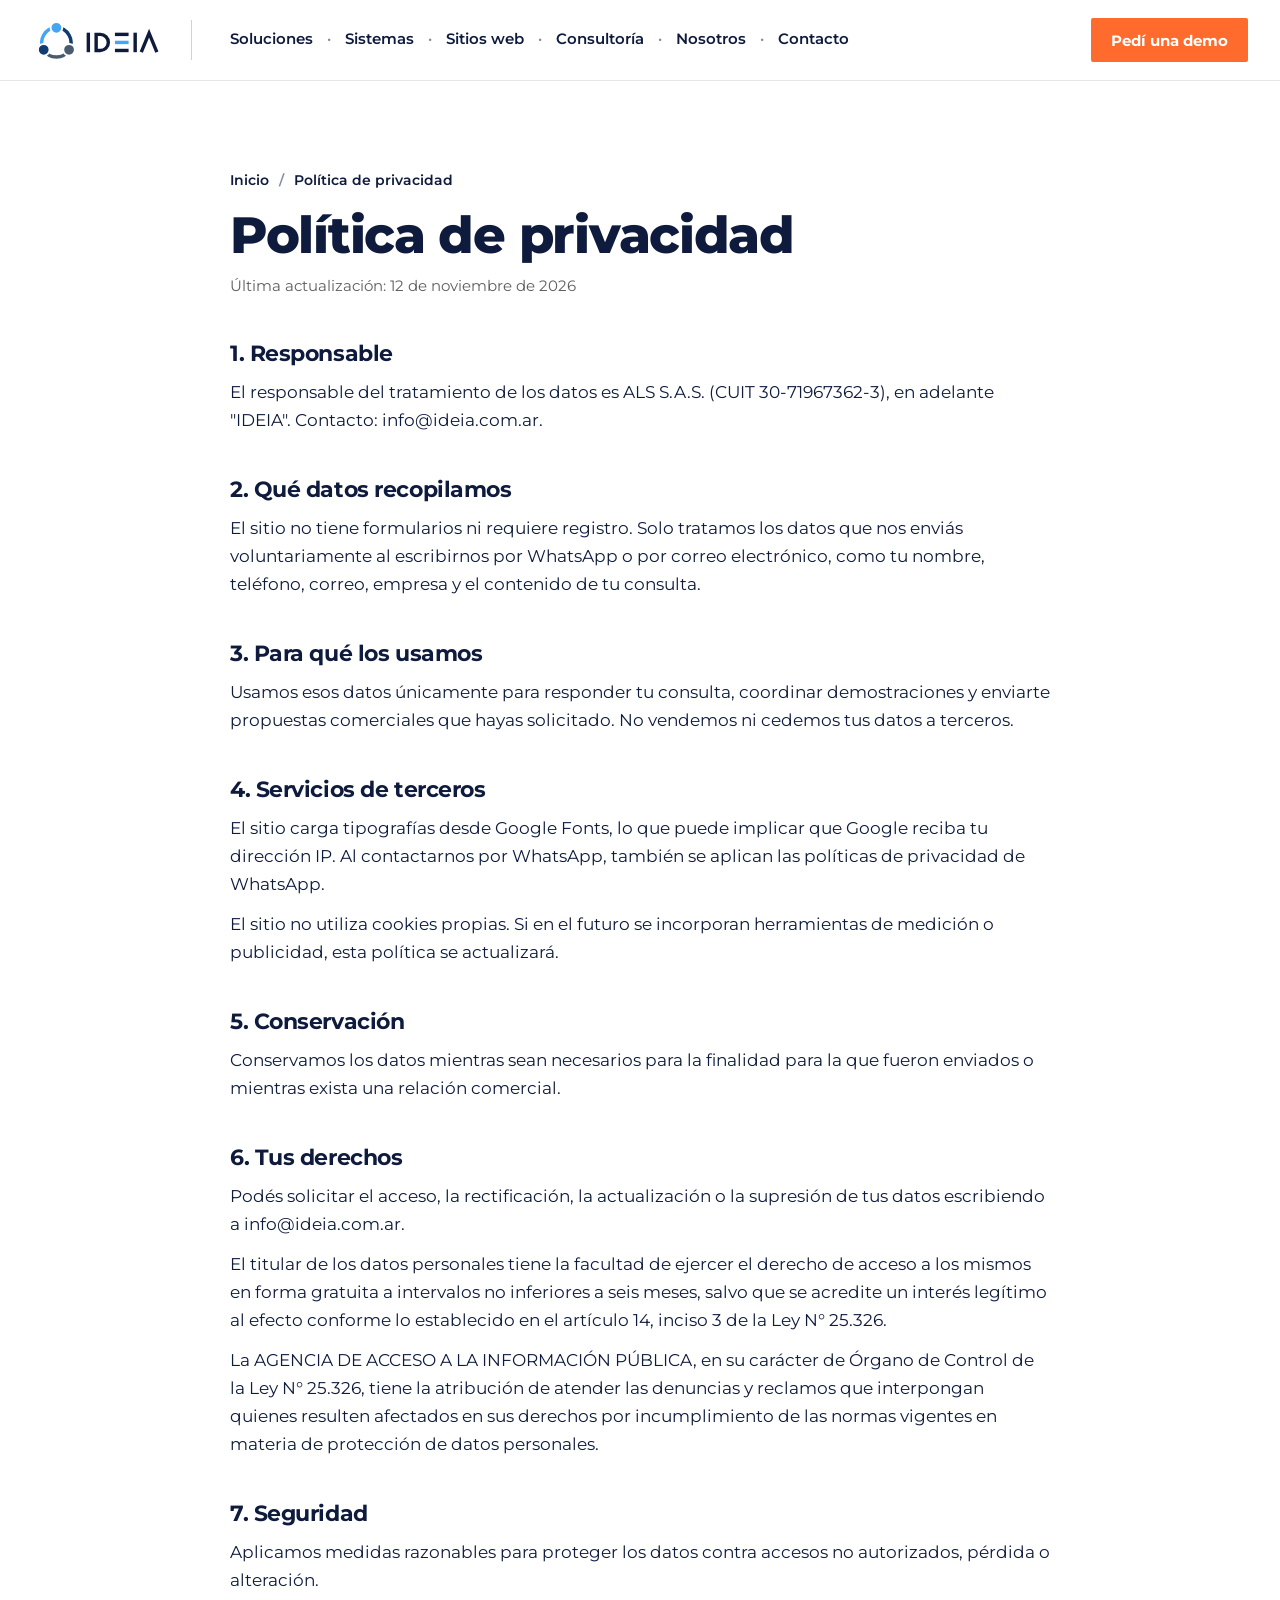
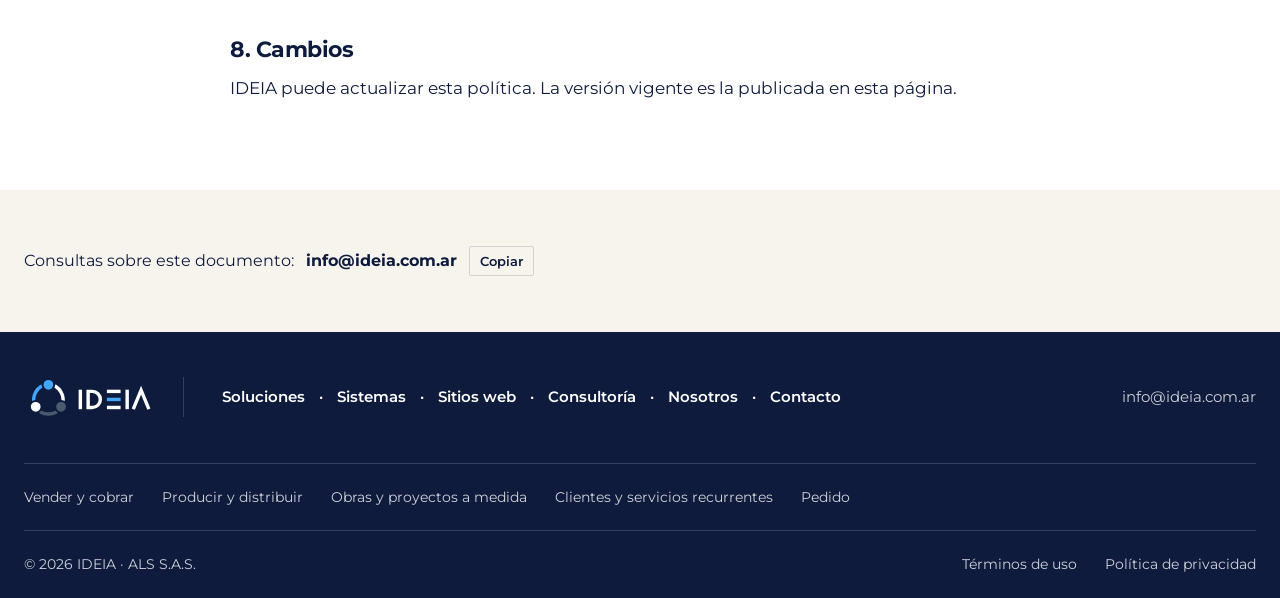
<file: privacidad.html>
<!doctype html>
<html lang="es">
<head>
<meta charset="utf-8">
<meta name="viewport" content="width=device-width, initial-scale=1, viewport-fit=cover">
<title>Política de privacidad · IDEIA</title>
<meta name="description" content="Política de privacidad del sitio ideia.com.ar, conforme la Ley 25.326 de protección de datos personales.">
<meta property="og:title" content="Política de privacidad · IDEIA">
<meta property="og:description" content="Política de privacidad del sitio ideia.com.ar, conforme la Ley 25.326 de protección de datos personales.">
<meta property="og:type" content="website">
<meta name="claude:viewport-fit-sides" content="cover">
<link rel="preconnect" href="https://fonts.googleapis.com"><link rel="preconnect" href="https://fonts.gstatic.com" crossorigin><link rel="stylesheet" href="https://fonts.googleapis.com/css2?family=Montserrat:wght@400;500;600;700;800&display=swap">
<link rel="stylesheet" href="assets/styles.css">
</head>
<body>
<header class="hdr">
  <div class="hdr-in">
    <a class="logo" href="./" aria-label="IDEIA, inicio"><svg viewBox="0 0 260 82" role="img" aria-label="IDEIA"><path d="M50 16 A30 30 0 0 0 24.02 61" stroke="#42A5F5" stroke-width="7" fill="none"/><path d="M50 16 A30 30 0 0 1 75.98 61" stroke="#103B73" stroke-width="7" fill="none"/><path d="M24.02 61 A30 30 0 0 0 75.98 61" stroke="#4A5B70" stroke-width="7" fill="none"/><circle cx="50" cy="16" r="12" fill="#42A5F5" stroke="#FFFFFF" stroke-width="4"/><circle cx="24.02" cy="61" r="12" fill="#103B73" stroke="#FFFFFF" stroke-width="4"/><circle cx="75.98" cy="61" r="12" fill="#4A5B70" stroke="#FFFFFF" stroke-width="4"/><g fill="#0E1B3D"><rect x="112" y="26" width="7" height="40"/><path fill-rule="evenodd" d="M128 26h12a20 20 0 0 1 0 40h-12zM135 33h5a13 13 0 0 1 0 26h-5z"/><rect x="170" y="26" width="28" height="7"/><rect x="170" y="42.5" width="28" height="7" fill="#42A5F5"/><rect x="170" y="59" width="28" height="7"/><rect x="208" y="26" width="7" height="40"/></g><path d="M224 66 L240 27 L256 66" stroke="#0E1B3D" stroke-width="7" fill="none"/></svg></a>
    <span class="vsep" aria-hidden="true"></span>
    <nav class="nav" aria-label="Principal">
      <div class="dd"><a href="./#soluciones" aria-haspopup="true">Soluciones</a><div class="dd-panel"><a href="comercios.html"><span>Vender y cobrar<small>Mostrador</small></span><svg class="arrow" viewBox="0 0 24 24" fill="none" stroke="currentColor" stroke-width="2.4" stroke-linecap="round" stroke-linejoin="round" aria-hidden="true"><path d="M4 12h15M13 5.5 19.5 12 13 18.5"/></svg></a><a href="alimentos.html"><span>Producir y distribuir<small>Planta · Mostrador · Pedido</small></span><svg class="arrow" viewBox="0 0 24 24" fill="none" stroke="currentColor" stroke-width="2.4" stroke-linecap="round" stroke-linejoin="round" aria-hidden="true"><path d="M4 12h15M13 5.5 19.5 12 13 18.5"/></svg></a><a href="construccion.html"><span>Obras y proyectos a medida<small>Obra · Cotiza</small></span><svg class="arrow" viewBox="0 0 24 24" fill="none" stroke="currentColor" stroke-width="2.4" stroke-linecap="round" stroke-linejoin="round" aria-hidden="true"><path d="M4 12h15M13 5.5 19.5 12 13 18.5"/></svg></a><a href="servicios.html"><span>Clientes y servicios recurrentes<small>Flujo</small></span><svg class="arrow" viewBox="0 0 24 24" fill="none" stroke="currentColor" stroke-width="2.4" stroke-linecap="round" stroke-linejoin="round" aria-hidden="true"><path d="M4 12h15M13 5.5 19.5 12 13 18.5"/></svg></a></div></div><span class="dot">·</span>
      <a href="./#sistemas">Sistemas</a><span class="dot">·</span>
      <a href="./#sitios">Sitios web</a><span class="dot">·</span>
      <a href="./#consultoria">Consultoría</a><span class="dot">·</span>
      <a href="nosotros.html">Nosotros</a><span class="dot">·</span>
      <a href="#contacto">Contacto</a>
    </nav>
    <a class="btn sm" href="#contacto" data-wa="">Pedí una demo</a>
    <button class="menu-btn" type="button" aria-expanded="false" aria-controls="mnav" aria-label="Abrir menú"><svg viewBox="0 0 24 24" fill="none" stroke="currentColor" stroke-width="1.8" stroke-linecap="round" stroke-linejoin="round" aria-hidden="true"><path d="M3 6h18M3 12h18M3 18h18"/></svg></button>
  </div>
  <nav class="mnav" id="mnav" aria-label="Menú móvil" hidden>
    <span class="lbl">Soluciones</span><a class="sub" href="comercios.html">Vender y cobrar</a><a class="sub" href="alimentos.html">Producir y distribuir</a><a class="sub" href="construccion.html">Obras y proyectos a medida</a><a class="sub" href="servicios.html">Clientes y servicios recurrentes</a>
    <a href="./#sistemas">Sistemas</a>
    <a href="./#sitios">Sitios web</a>
    <a href="./#consultoria">Consultoría</a>
    <a href="nosotros.html">Nosotros</a>
    <a href="#contacto">Contacto</a>
  </nav>
</header>
<main>
<section class="sec s-md">
  <div class="wrap legal">
    <nav class="crumb" aria-label="Ruta"><a href="./">Inicio</a><span>/</span>Política de privacidad</nav>
    <h1>Política de privacidad</h1>
    <p class="upd">Última actualización: 12 de noviembre de 2026</p>
    <h2>1. Responsable</h2><p>El responsable del tratamiento de los datos es ALS S.A.S. (CUIT 30-71967362-3), en adelante "IDEIA". Contacto: info@ideia.com.ar.</p><h2>2. Qué datos recopilamos</h2><p>El sitio no tiene formularios ni requiere registro. Solo tratamos los datos que nos enviás voluntariamente al escribirnos por WhatsApp o por correo electrónico, como tu nombre, teléfono, correo, empresa y el contenido de tu consulta.</p><h2>3. Para qué los usamos</h2><p>Usamos esos datos únicamente para responder tu consulta, coordinar demostraciones y enviarte propuestas comerciales que hayas solicitado. No vendemos ni cedemos tus datos a terceros.</p><h2>4. Servicios de terceros</h2><p>El sitio carga tipografías desde Google Fonts, lo que puede implicar que Google reciba tu dirección IP. Al contactarnos por WhatsApp, también se aplican las políticas de privacidad de WhatsApp.</p><p>El sitio no utiliza cookies propias. Si en el futuro se incorporan herramientas de medición o publicidad, esta política se actualizará.</p><h2>5. Conservación</h2><p>Conservamos los datos mientras sean necesarios para la finalidad para la que fueron enviados o mientras exista una relación comercial.</p><h2>6. Tus derechos</h2><p>Podés solicitar el acceso, la rectificación, la actualización o la supresión de tus datos escribiendo a info@ideia.com.ar.</p><p>El titular de los datos personales tiene la facultad de ejercer el derecho de acceso a los mismos en forma gratuita a intervalos no inferiores a seis meses, salvo que se acredite un interés legítimo al efecto conforme lo establecido en el artículo 14, inciso 3 de la Ley N° 25.326.</p><p>La AGENCIA DE ACCESO A LA INFORMACIÓN PÚBLICA, en su carácter de Órgano de Control de la Ley N° 25.326, tiene la atribución de atender las denuncias y reclamos que interpongan quienes resulten afectados en sus derechos por incumplimiento de las normas vigentes en materia de protección de datos personales.</p><h2>7. Seguridad</h2><p>Aplicamos medidas razonables para proteger los datos contra accesos no autorizados, pérdida o alteración.</p><h2>8. Cambios</h2><p>IDEIA puede actualizar esta política. La versión vigente es la publicada en esta página.</p>
  </div>
</section>
<section class="sec s-sm bg-bone" id="contacto">
  <div class="wrap legal-ct"><p>Consultas sobre este documento: <b>info@ideia.com.ar</b> <button class="copybtn dark" type="button" data-copy="info@ideia.com.ar">Copiar</button></p></div>
</section>
</main>
<footer class="ftr">
  <div class="wrap">
    <div class="ftr-top">
      <a class="logo" href="./" aria-label="IDEIA, inicio"><svg viewBox="0 0 260 82" role="img" aria-label="IDEIA"><path d="M50 16 A30 30 0 0 0 24.02 61" stroke="#42A5F5" stroke-width="7" fill="none"/><path d="M50 16 A30 30 0 0 1 75.98 61" stroke="#FFFFFF" stroke-width="7" fill="none"/><path d="M24.02 61 A30 30 0 0 0 75.98 61" stroke="#4A5B70" stroke-width="7" fill="none"/><circle cx="50" cy="16" r="12" fill="#42A5F5" stroke="#0E1B3D" stroke-width="4"/><circle cx="24.02" cy="61" r="12" fill="#FFFFFF" stroke="#0E1B3D" stroke-width="4"/><circle cx="75.98" cy="61" r="12" fill="#4A5B70" stroke="#0E1B3D" stroke-width="4"/><g fill="#FFFFFF"><rect x="112" y="26" width="7" height="40"/><path fill-rule="evenodd" d="M128 26h12a20 20 0 0 1 0 40h-12zM135 33h5a13 13 0 0 1 0 26h-5z"/><rect x="170" y="26" width="28" height="7"/><rect x="170" y="42.5" width="28" height="7" fill="#42A5F5"/><rect x="170" y="59" width="28" height="7"/><rect x="208" y="26" width="7" height="40"/></g><path d="M224 66 L240 27 L256 66" stroke="#FFFFFF" stroke-width="7" fill="none"/></svg></a>
      <span class="vsep" aria-hidden="true"></span>
      <nav class="nav" aria-label="Pie" style="display:flex">
        <a href="./#soluciones">Soluciones</a><span class="dot">·</span><a href="./#sistemas">Sistemas</a><span class="dot">·</span><a href="./#sitios">Sitios web</a><span class="dot">·</span><a href="./#consultoria">Consultoría</a><span class="dot">·</span><a href="nosotros.html">Nosotros</a><span class="dot">·</span><a href="#contacto">Contacto</a>
      </nav>
      <p class="ct">info@ideia.com.ar</p>
    </div>
    <div class="ftr-bot"><a href="comercios.html">Vender y cobrar</a><a href="alimentos.html">Producir y distribuir</a><a href="construccion.html">Obras y proyectos a medida</a><a href="servicios.html">Clientes y servicios recurrentes</a><a href="pedido.html">Pedido</a></div>
    <div class="ftr-bot ftr-legal"><span>© 2026 IDEIA · ALS S.A.S.</span><a href="terminos.html">Términos de uso</a><a href="privacidad.html">Política de privacidad</a></div>
  </div>
</footer>
<script src="assets/app.js"></script>
</body>
</html>
</file>
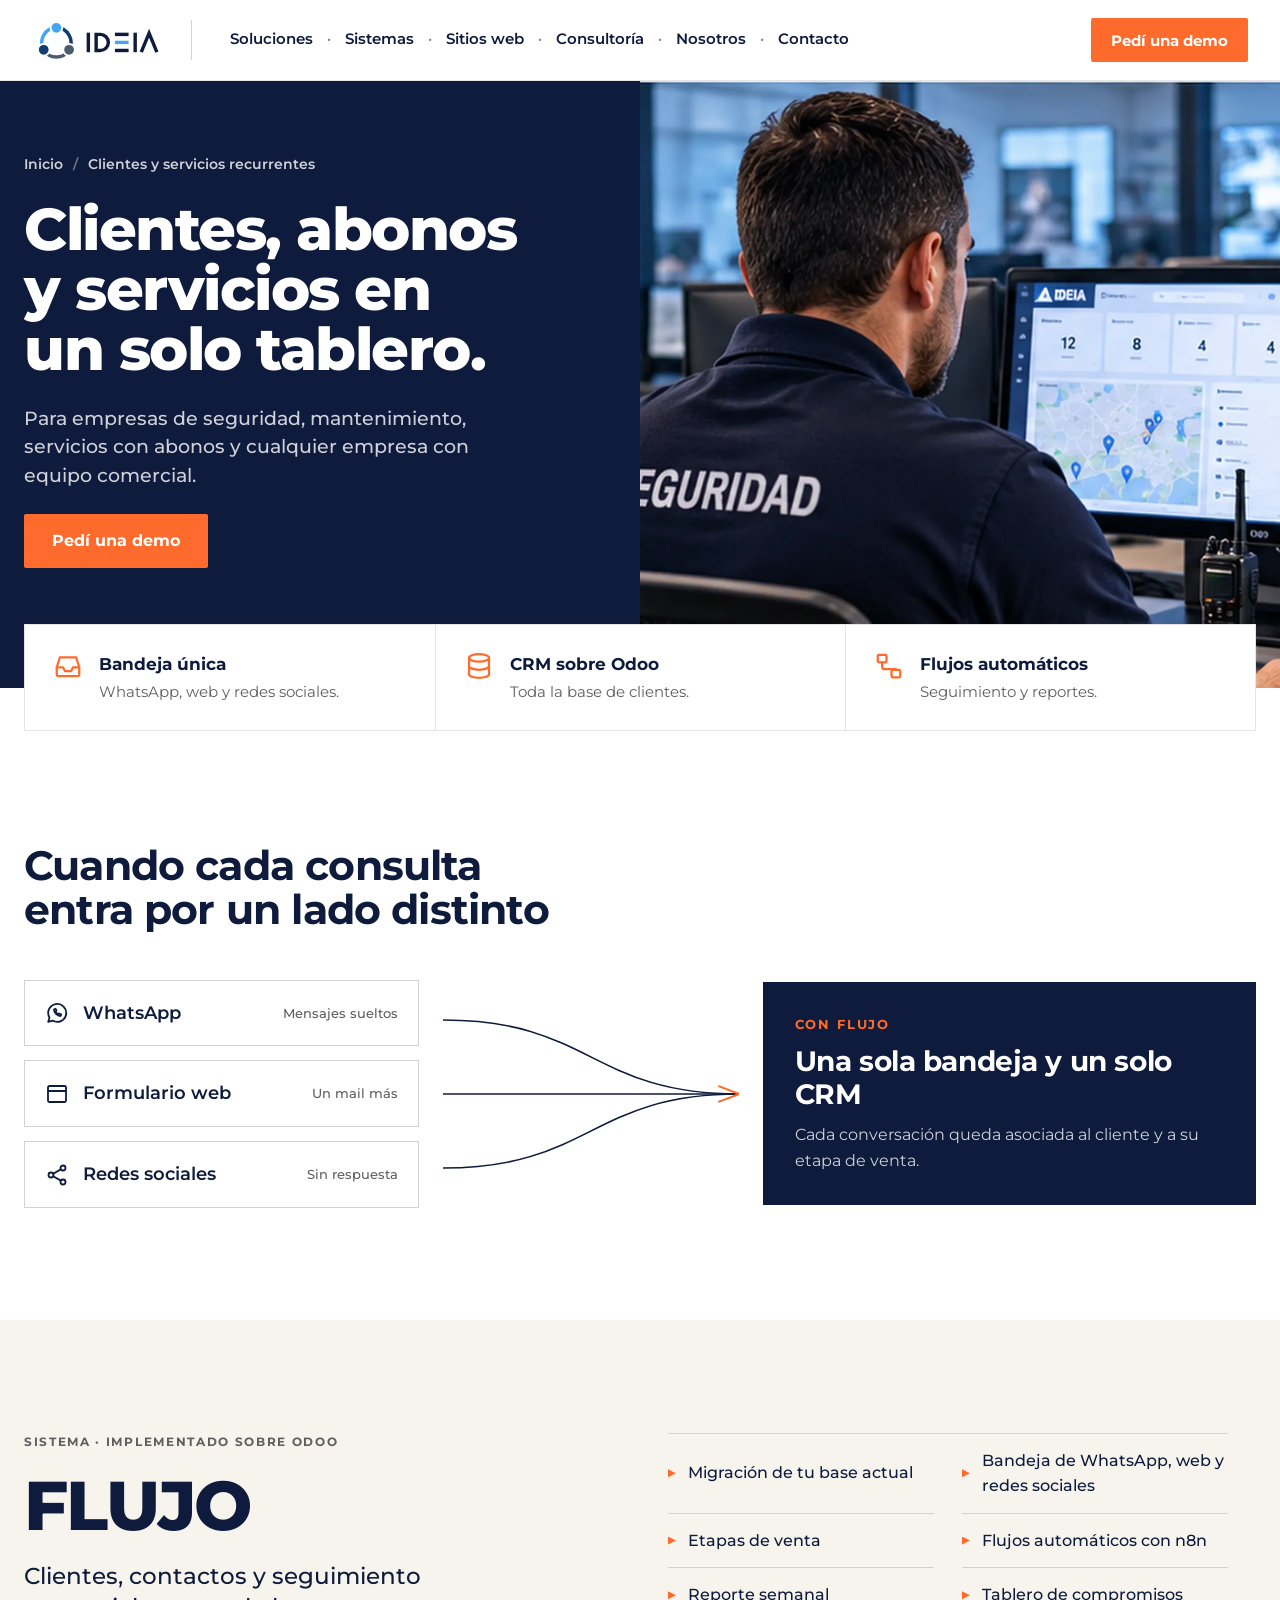
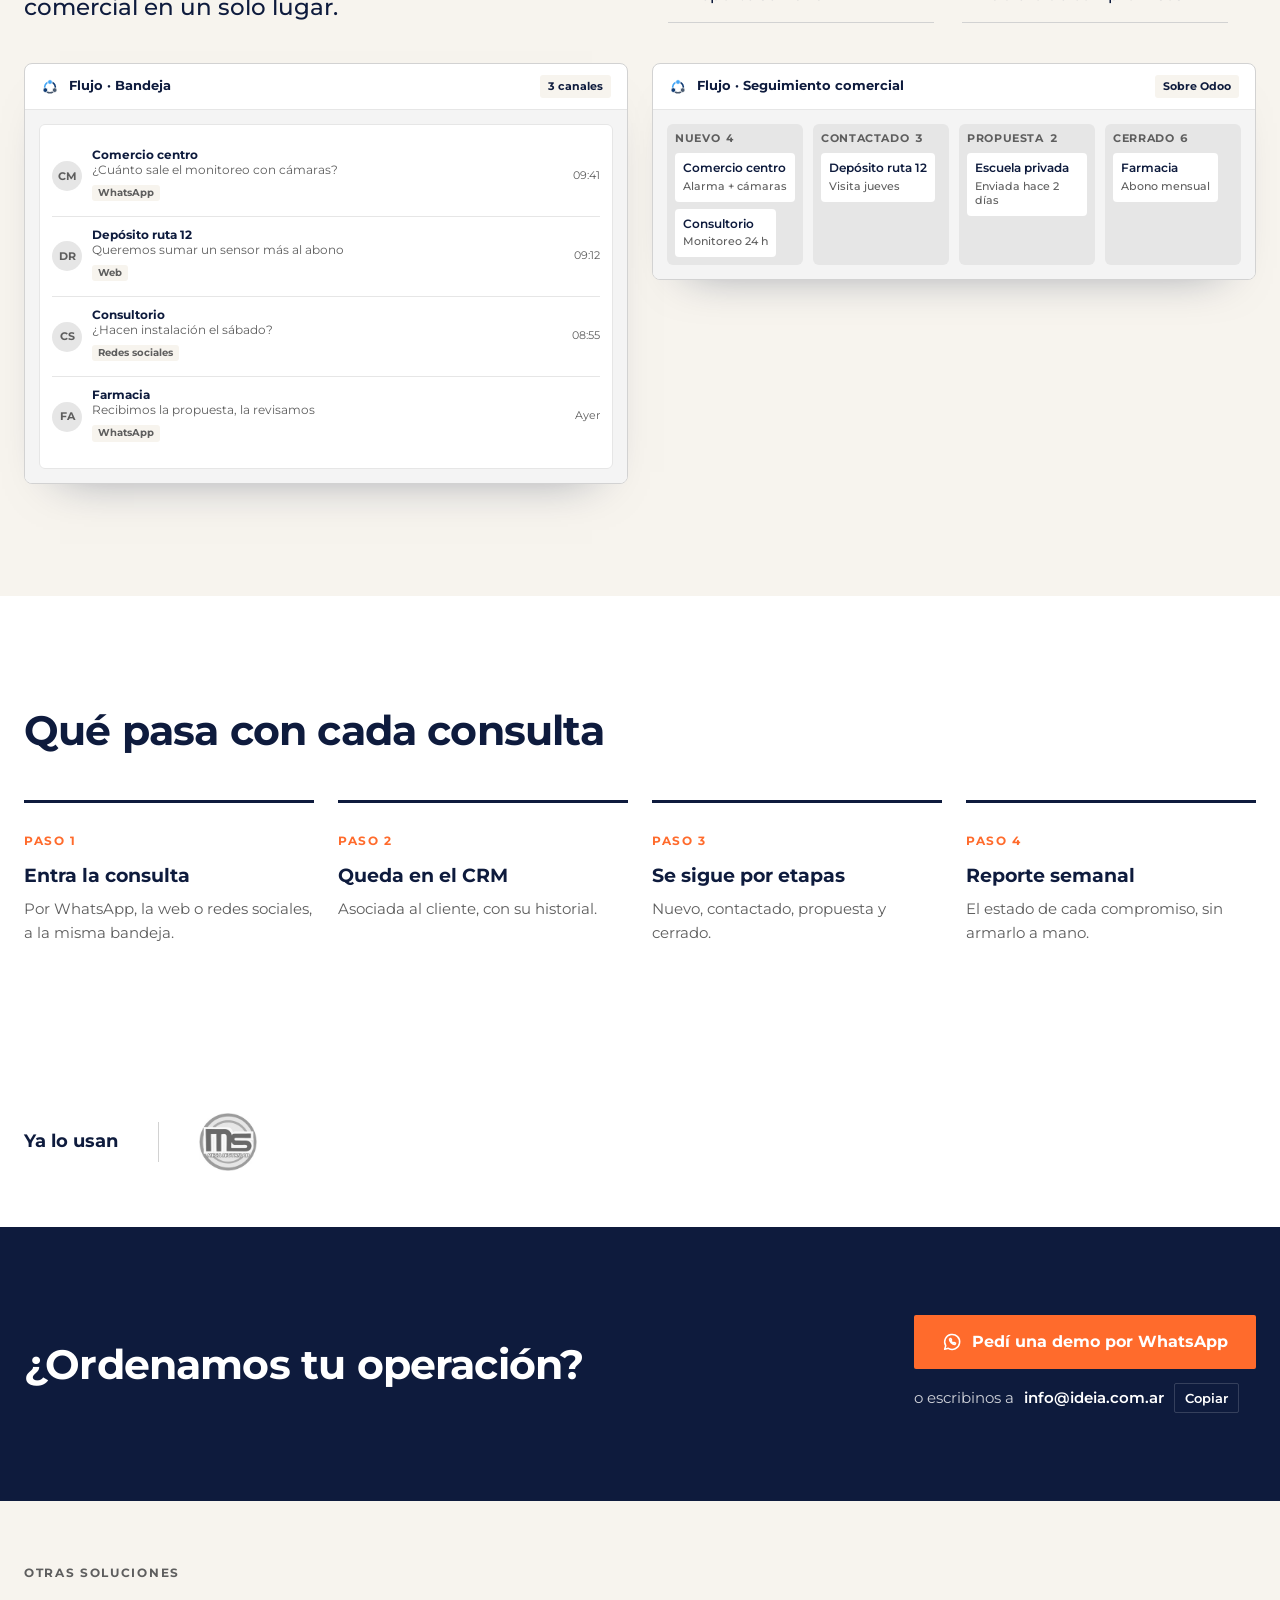
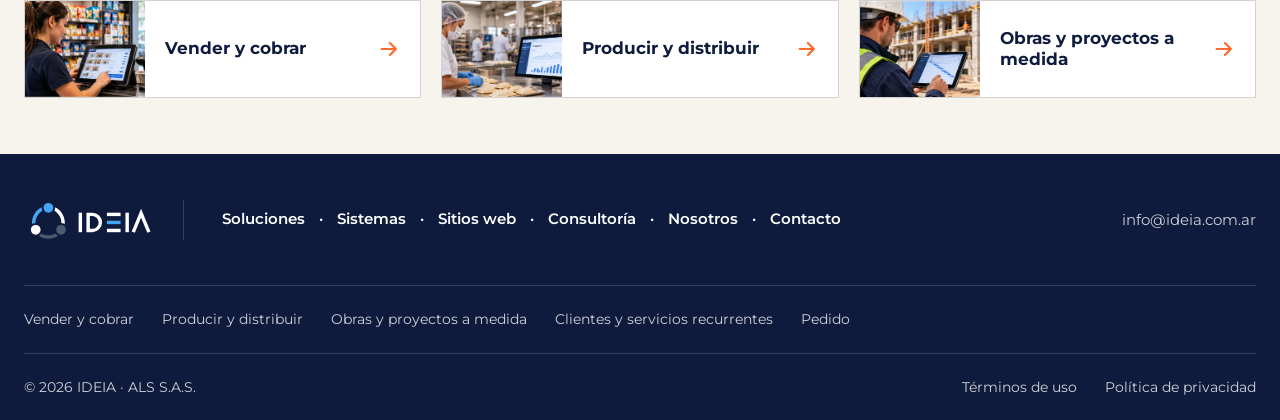
<file: servicios.html>
<!doctype html>
<html lang="es">
<head>
<meta charset="utf-8">
<meta name="viewport" content="width=device-width, initial-scale=1, viewport-fit=cover">
<title>Flujo · Clientes y servicios recurrentes · IDEIA</title>
<meta name="description" content="Clientes, conversaciones y seguimiento comercial en un solo tablero para empresas de seguridad, mantenimiento y servicios con abonos.">
<meta property="og:title" content="Flujo · Clientes y servicios recurrentes · IDEIA">
<meta property="og:description" content="Clientes, conversaciones y seguimiento comercial en un solo tablero para empresas de seguridad, mantenimiento y servicios con abonos.">
<meta property="og:type" content="website">
<meta name="claude:viewport-fit-sides" content="cover">
<link rel="preconnect" href="https://fonts.googleapis.com"><link rel="preconnect" href="https://fonts.gstatic.com" crossorigin><link rel="stylesheet" href="https://fonts.googleapis.com/css2?family=Montserrat:wght@400;500;600;700;800&display=swap">
<link rel="stylesheet" href="assets/styles.css">
</head>
<body>
<header class="hdr">
  <div class="hdr-in">
    <a class="logo" href="./" aria-label="IDEIA, inicio"><svg viewBox="0 0 260 82" role="img" aria-label="IDEIA"><path d="M50 16 A30 30 0 0 0 24.02 61" stroke="#42A5F5" stroke-width="7" fill="none"/><path d="M50 16 A30 30 0 0 1 75.98 61" stroke="#103B73" stroke-width="7" fill="none"/><path d="M24.02 61 A30 30 0 0 0 75.98 61" stroke="#4A5B70" stroke-width="7" fill="none"/><circle cx="50" cy="16" r="12" fill="#42A5F5" stroke="#FFFFFF" stroke-width="4"/><circle cx="24.02" cy="61" r="12" fill="#103B73" stroke="#FFFFFF" stroke-width="4"/><circle cx="75.98" cy="61" r="12" fill="#4A5B70" stroke="#FFFFFF" stroke-width="4"/><g fill="#0E1B3D"><rect x="112" y="26" width="7" height="40"/><path fill-rule="evenodd" d="M128 26h12a20 20 0 0 1 0 40h-12zM135 33h5a13 13 0 0 1 0 26h-5z"/><rect x="170" y="26" width="28" height="7"/><rect x="170" y="42.5" width="28" height="7" fill="#42A5F5"/><rect x="170" y="59" width="28" height="7"/><rect x="208" y="26" width="7" height="40"/></g><path d="M224 66 L240 27 L256 66" stroke="#0E1B3D" stroke-width="7" fill="none"/></svg></a>
    <span class="vsep" aria-hidden="true"></span>
    <nav class="nav" aria-label="Principal">
      <div class="dd"><a href="./#soluciones" aria-haspopup="true">Soluciones</a><div class="dd-panel"><a href="comercios.html"><span>Vender y cobrar<small>Mostrador</small></span><svg class="arrow" viewBox="0 0 24 24" fill="none" stroke="currentColor" stroke-width="2.4" stroke-linecap="round" stroke-linejoin="round" aria-hidden="true"><path d="M4 12h15M13 5.5 19.5 12 13 18.5"/></svg></a><a href="alimentos.html"><span>Producir y distribuir<small>Planta · Mostrador · Pedido</small></span><svg class="arrow" viewBox="0 0 24 24" fill="none" stroke="currentColor" stroke-width="2.4" stroke-linecap="round" stroke-linejoin="round" aria-hidden="true"><path d="M4 12h15M13 5.5 19.5 12 13 18.5"/></svg></a><a href="construccion.html"><span>Obras y proyectos a medida<small>Obra · Cotiza</small></span><svg class="arrow" viewBox="0 0 24 24" fill="none" stroke="currentColor" stroke-width="2.4" stroke-linecap="round" stroke-linejoin="round" aria-hidden="true"><path d="M4 12h15M13 5.5 19.5 12 13 18.5"/></svg></a><a href="servicios.html" aria-current="page"><span>Clientes y servicios recurrentes<small>Flujo</small></span><svg class="arrow" viewBox="0 0 24 24" fill="none" stroke="currentColor" stroke-width="2.4" stroke-linecap="round" stroke-linejoin="round" aria-hidden="true"><path d="M4 12h15M13 5.5 19.5 12 13 18.5"/></svg></a></div></div><span class="dot">·</span>
      <a href="./#sistemas">Sistemas</a><span class="dot">·</span>
      <a href="./#sitios">Sitios web</a><span class="dot">·</span>
      <a href="./#consultoria">Consultoría</a><span class="dot">·</span>
      <a href="nosotros.html">Nosotros</a><span class="dot">·</span>
      <a href="#contacto">Contacto</a>
    </nav>
    <a class="btn sm" href="#contacto" data-wa="">Pedí una demo</a>
    <button class="menu-btn" type="button" aria-expanded="false" aria-controls="mnav" aria-label="Abrir menú"><svg viewBox="0 0 24 24" fill="none" stroke="currentColor" stroke-width="1.8" stroke-linecap="round" stroke-linejoin="round" aria-hidden="true"><path d="M3 6h18M3 12h18M3 18h18"/></svg></button>
  </div>
  <nav class="mnav" id="mnav" aria-label="Menú móvil" hidden>
    <span class="lbl">Soluciones</span><a class="sub" href="comercios.html">Vender y cobrar</a><a class="sub" href="alimentos.html">Producir y distribuir</a><a class="sub" href="construccion.html">Obras y proyectos a medida</a><a class="sub" href="servicios.html">Clientes y servicios recurrentes</a>
    <a href="./#sistemas">Sistemas</a>
    <a href="./#sitios">Sitios web</a>
    <a href="./#consultoria">Consultoría</a>
    <a href="nosotros.html">Nosotros</a>
    <a href="#contacto">Contacto</a>
  </nav>
</header>
<main>
<section class="hero-e">
  <div class="copy">
    <nav class="crumb" aria-label="Ruta"><a href="./">Inicio</a><span>/</span>Clientes y servicios recurrentes</nav>
    <h1>Clientes, abonos y servicios en un solo tablero.</h1>
    <p class="lead">Para empresas de seguridad, mantenimiento, servicios con abonos y cualquier empresa con equipo comercial.</p>
    <a class="btn" href="#contacto" data-wa="Flujo">Pedí una demo</a>
  </div>
  <div class="ph"><img src="img/v_servicios.webp" width="1662" height="932" alt="Operador de una empresa de seguridad trabajando con el tablero de clientes y servicios" fetchpriority="high" decoding="async"></div>
</section>
<div class="wrap strip"><div class="in">
  <div class="it"><svg viewBox="0 0 24 24" fill="none" stroke="currentColor" stroke-width="1.8" stroke-linecap="round" stroke-linejoin="round" aria-hidden="true"><path d="M3 13l2.5-8h13L21 13v6a1 1 0 0 1-1 1H4a1 1 0 0 1-1-1z"/><path d="M3 13h5l1.5 3h5L16 13h5"/></svg><div><b>Bandeja única</b><span>WhatsApp, web y redes sociales.</span></div></div>
  <div class="it"><svg viewBox="0 0 24 24" fill="none" stroke="currentColor" stroke-width="1.8" stroke-linecap="round" stroke-linejoin="round" aria-hidden="true"><ellipse cx="12" cy="5.5" rx="8" ry="3"/><path d="M4 5.5v13c0 1.7 3.6 3 8 3s8-1.3 8-3v-13M4 12c0 1.7 3.6 3 8 3s8-1.3 8-3"/></svg><div><b>CRM sobre Odoo</b><span>Toda la base de clientes.</span></div></div>
  <div class="it"><svg viewBox="0 0 24 24" fill="none" stroke="currentColor" stroke-width="1.8" stroke-linecap="round" stroke-linejoin="round" aria-hidden="true"><rect x="3" y="3" width="7" height="6" rx="1"/><rect x="14" y="15" width="7" height="6" rx="1"/><path d="M6.5 9v3.5a2 2 0 0 0 2 2h9V15"/></svg><div><b>Flujos automáticos</b><span>Seguimiento y reportes.</span></div></div>
</div></div>

<section class="sec">
  <div class="wrap">
    <h2 style="max-width:760px;margin-bottom:48px">Cuando cada consulta entra por un lado distinto</h2>
    <div class="chan">
      <div class="src">
        <div><svg viewBox="0 0 24 24" fill="none" stroke="currentColor" stroke-width="1.8" stroke-linecap="round" stroke-linejoin="round" aria-hidden="true"><path d="M3.2 20.8l1.3-4.3A9 9 0 1 1 7.6 19.6z"/><path d="M9 8.6c-.2 2.8 3.4 6.5 6.4 6.4l.9-1.5-2-1-.9.8c-1.2-.4-2.3-1.5-2.7-2.7l.8-.9-1-2z"/></svg> WhatsApp <small>Mensajes sueltos</small></div>
        <div><svg viewBox="0 0 24 24" fill="none" stroke="currentColor" stroke-width="1.8" stroke-linecap="round" stroke-linejoin="round" aria-hidden="true"><rect x="3" y="4" width="18" height="16" rx="1.5"/><path d="M3 9h18"/></svg> Formulario web <small>Un mail más</small></div>
        <div><svg viewBox="0 0 24 24" fill="none" stroke="currentColor" stroke-width="1.8" stroke-linecap="round" stroke-linejoin="round" aria-hidden="true"><circle cx="18" cy="5" r="2.5"/><circle cx="6" cy="12" r="2.5"/><circle cx="18" cy="19" r="2.5"/><path d="M8.2 10.8l7.6-4.4M8.2 13.2l7.6 4.4"/></svg> Redes sociales <small>Sin respuesta</small></div>
      </div>
      <svg class="lines" viewBox="0 0 200 220" preserveAspectRatio="none" aria-hidden="true" fill="none" stroke="#0E1B3D" stroke-width="1.5"><path d="M0 36 C100 36 100 110 200 110"/><path d="M0 110 H200"/><path d="M0 184 C100 184 100 110 200 110"/><path d="M186 102 L200 110 L186 118" stroke="#FF6B2C" stroke-width="2"/></svg>
      <div class="dst"><span class="eyebrow">Con Flujo</span><h3>Una sola bandeja y un solo CRM</h3><p>Cada conversación queda asociada al cliente y a su etapa de venta.</p></div>
    </div>
  </div>
</section>

<section class="sec bg-bone sysblock">
  <div class="wrap">
    <div class="pair" style="align-items:end;margin-bottom:40px">
      <div class="col"><span class="label">Sistema · Implementado sobre Odoo</span><span class="nm">FLUJO</span>
        <p class="ln">Clientes, contactos y seguimiento comercial en un solo lugar.</p></div>
      <div class="col"><ul class="mods"><li>Migración de tu base actual</li><li>Bandeja de WhatsApp, web y redes sociales</li><li>Etapas de venta</li><li>Flujos automáticos con n8n</li><li>Reporte semanal</li><li>Tablero de compromisos</li></ul></div>
    </div>
    <div class="pair" style="gap:24px;align-items:start"><div class="ui" aria-label="Bandeja de conversaciones, datos de ejemplo"><div class="ui-bar"><svg class="iso" viewBox="0 0 100 82" aria-hidden="true"><path d="M50 16 A30 30 0 0 0 24.02 61" stroke="#42A5F5" stroke-width="9" fill="none"/><path d="M50 16 A30 30 0 0 1 75.98 61" stroke="#103B73" stroke-width="9" fill="none"/><path d="M24.02 61 A30 30 0 0 0 75.98 61" stroke="#4A5B70" stroke-width="9" fill="none"/><circle cx="50" cy="16" r="13" fill="#42A5F5" stroke="#fff" stroke-width="4"/><circle cx="24.02" cy="61" r="13" fill="#103B73" stroke="#fff" stroke-width="4"/><circle cx="75.98" cy="61" r="13" fill="#4A5B70" stroke="#fff" stroke-width="4"/></svg>Flujo · Bandeja<span class="st">3 canales</span></div>
<div class="ui-body"><div class="pn">
 <div class="msg"><span class="av">CM</span><div><b>Comercio centro</b><span>¿Cuánto sale el monitoreo con cámaras?</span><span class="ch">WhatsApp</span></div><em>09:41</em></div>
 <div class="msg"><span class="av">DR</span><div><b>Depósito ruta 12</b><span>Queremos sumar un sensor más al abono</span><span class="ch">Web</span></div><em>09:12</em></div>
 <div class="msg"><span class="av">CS</span><div><b>Consultorio</b><span>¿Hacen instalación el sábado?</span><span class="ch">Redes sociales</span></div><em>08:55</em></div>
 <div class="msg"><span class="av">FA</span><div><b>Farmacia</b><span>Recibimos la propuesta, la revisamos</span><span class="ch">WhatsApp</span></div><em>Ayer</em></div>
</div></div></div><div class="ui" aria-label="Seguimiento comercial, datos de ejemplo"><div class="ui-bar"><svg class="iso" viewBox="0 0 100 82" aria-hidden="true"><path d="M50 16 A30 30 0 0 0 24.02 61" stroke="#42A5F5" stroke-width="9" fill="none"/><path d="M50 16 A30 30 0 0 1 75.98 61" stroke="#103B73" stroke-width="9" fill="none"/><path d="M24.02 61 A30 30 0 0 0 75.98 61" stroke="#4A5B70" stroke-width="9" fill="none"/><circle cx="50" cy="16" r="13" fill="#42A5F5" stroke="#fff" stroke-width="4"/><circle cx="24.02" cy="61" r="13" fill="#103B73" stroke="#fff" stroke-width="4"/><circle cx="75.98" cy="61" r="13" fill="#4A5B70" stroke="#fff" stroke-width="4"/></svg>Flujo · Seguimiento comercial<span class="st">Sobre Odoo</span></div>
<div class="ui-body"><div class="kb">
 <div class="col"><h6>Nuevo <span class="n">4</span></h6><div class="cd">Comercio centro<small>Alarma + cámaras</small></div><div class="cd">Consultorio<small>Monitoreo 24 h</small></div></div>
 <div class="col"><h6>Contactado <span class="n">3</span></h6><div class="cd">Depósito ruta 12<small>Visita jueves</small></div></div>
 <div class="col"><h6>Propuesta <span class="n">2</span></h6><div class="cd">Escuela privada<small>Enviada hace 2 días</small></div></div>
 <div class="col"><h6>Cerrado <span class="n">6</span></h6><div class="cd">Farmacia<small>Abono mensual</small></div></div>
</div></div></div></div>
  </div>
</section>

<section class="sec">
  <div class="wrap">
    <h2 style="max-width:720px">Qué pasa con cada consulta</h2>
    <div class="steps">
      <div class="step"><span class="s">Paso 1</span><h4>Entra la consulta</h4><p>Por WhatsApp, la web o redes sociales, a la misma bandeja.</p></div>
      <div class="step"><span class="s">Paso 2</span><h4>Queda en el CRM</h4><p>Asociada al cliente, con su historial.</p></div>
      <div class="step"><span class="s">Paso 3</span><h4>Se sigue por etapas</h4><p>Nuevo, contactado, propuesta y cerrado.</p></div>
      <div class="step"><span class="s">Paso 4</span><h4>Reporte semanal</h4><p>El estado de cada compromiso, sin armarlo a mano.</p></div>
    </div>
  </div>
</section>

<section class="sec s-sm uses" aria-label="Empresas que ya lo usan">
  <div class="wrap"><span class="lbl">Ya lo usan</span><span class="vsep" aria-hidden="true"></span><div class="logo-row"><img src="img/logos/mega.webp" width="160" height="160" alt="Mega Seguridad" loading="lazy" class="sq"></div></div>
</section>
<section class="sec s-md bg-navy close" id="contacto">
  <div class="wrap">
    <h2>¿Ordenamos tu operación?</h2>
    <div class="act">
      <a class="btn" href="#contacto" data-wa="Flujo"><svg viewBox="0 0 24 24" fill="none" stroke="currentColor" stroke-width="1.8" stroke-linecap="round" stroke-linejoin="round" aria-hidden="true"><path d="M3.2 20.8l1.3-4.3A9 9 0 1 1 7.6 19.6z"/><path d="M9 8.6c-.2 2.8 3.4 6.5 6.4 6.4l.9-1.5-2-1-.9.8c-1.2-.4-2.3-1.5-2.7-2.7l.8-.9-1-2z"/></svg> Pedí una demo por WhatsApp</a>
      <p class="mail"><span class="nw">o escribinos a</span> <b>info@ideia.com.ar</b> <button class="copybtn" type="button" data-copy="info@ideia.com.ar">Copiar</button></p>
    </div>
  </div>
</section>
<section class="sec s-sm bg-bone" aria-label="Otras soluciones">
  <div class="wrap"><p class="label" style="margin-bottom:18px">Otras soluciones</p><div class="others"><a class="oth" href="comercios.html"><img src="img/v_comercio.webp" width="1662" height="932" alt="" loading="lazy" decoding="async"><b>Vender y cobrar</b><svg class="arrow" viewBox="0 0 24 24" fill="none" stroke="currentColor" stroke-width="2.4" stroke-linecap="round" stroke-linejoin="round" aria-hidden="true"><path d="M4 12h15M13 5.5 19.5 12 13 18.5"/></svg></a><a class="oth" href="alimentos.html"><img src="img/v_alimentos.webp" width="1662" height="932" alt="" loading="lazy" decoding="async"><b>Producir y distribuir</b><svg class="arrow" viewBox="0 0 24 24" fill="none" stroke="currentColor" stroke-width="2.4" stroke-linecap="round" stroke-linejoin="round" aria-hidden="true"><path d="M4 12h15M13 5.5 19.5 12 13 18.5"/></svg></a><a class="oth" href="construccion.html"><img src="img/v_construccion.webp" width="1662" height="932" alt="" loading="lazy" decoding="async"><b>Obras y proyectos a medida</b><svg class="arrow" viewBox="0 0 24 24" fill="none" stroke="currentColor" stroke-width="2.4" stroke-linecap="round" stroke-linejoin="round" aria-hidden="true"><path d="M4 12h15M13 5.5 19.5 12 13 18.5"/></svg></a></div></div>
</section>
</main>
<footer class="ftr">
  <div class="wrap">
    <div class="ftr-top">
      <a class="logo" href="./" aria-label="IDEIA, inicio"><svg viewBox="0 0 260 82" role="img" aria-label="IDEIA"><path d="M50 16 A30 30 0 0 0 24.02 61" stroke="#42A5F5" stroke-width="7" fill="none"/><path d="M50 16 A30 30 0 0 1 75.98 61" stroke="#FFFFFF" stroke-width="7" fill="none"/><path d="M24.02 61 A30 30 0 0 0 75.98 61" stroke="#4A5B70" stroke-width="7" fill="none"/><circle cx="50" cy="16" r="12" fill="#42A5F5" stroke="#0E1B3D" stroke-width="4"/><circle cx="24.02" cy="61" r="12" fill="#FFFFFF" stroke="#0E1B3D" stroke-width="4"/><circle cx="75.98" cy="61" r="12" fill="#4A5B70" stroke="#0E1B3D" stroke-width="4"/><g fill="#FFFFFF"><rect x="112" y="26" width="7" height="40"/><path fill-rule="evenodd" d="M128 26h12a20 20 0 0 1 0 40h-12zM135 33h5a13 13 0 0 1 0 26h-5z"/><rect x="170" y="26" width="28" height="7"/><rect x="170" y="42.5" width="28" height="7" fill="#42A5F5"/><rect x="170" y="59" width="28" height="7"/><rect x="208" y="26" width="7" height="40"/></g><path d="M224 66 L240 27 L256 66" stroke="#FFFFFF" stroke-width="7" fill="none"/></svg></a>
      <span class="vsep" aria-hidden="true"></span>
      <nav class="nav" aria-label="Pie" style="display:flex">
        <a href="./#soluciones">Soluciones</a><span class="dot">·</span><a href="./#sistemas">Sistemas</a><span class="dot">·</span><a href="./#sitios">Sitios web</a><span class="dot">·</span><a href="./#consultoria">Consultoría</a><span class="dot">·</span><a href="nosotros.html">Nosotros</a><span class="dot">·</span><a href="#contacto">Contacto</a>
      </nav>
      <p class="ct">info@ideia.com.ar</p>
    </div>
    <div class="ftr-bot"><a href="comercios.html">Vender y cobrar</a><a href="alimentos.html">Producir y distribuir</a><a href="construccion.html">Obras y proyectos a medida</a><a href="servicios.html">Clientes y servicios recurrentes</a><a href="pedido.html">Pedido</a></div>
    <div class="ftr-bot ftr-legal"><span>© 2026 IDEIA · ALS S.A.S.</span><a href="terminos.html">Términos de uso</a><a href="privacidad.html">Política de privacidad</a></div>
  </div>
</footer>
<script src="assets/app.js"></script>
</body>
</html>
</file>
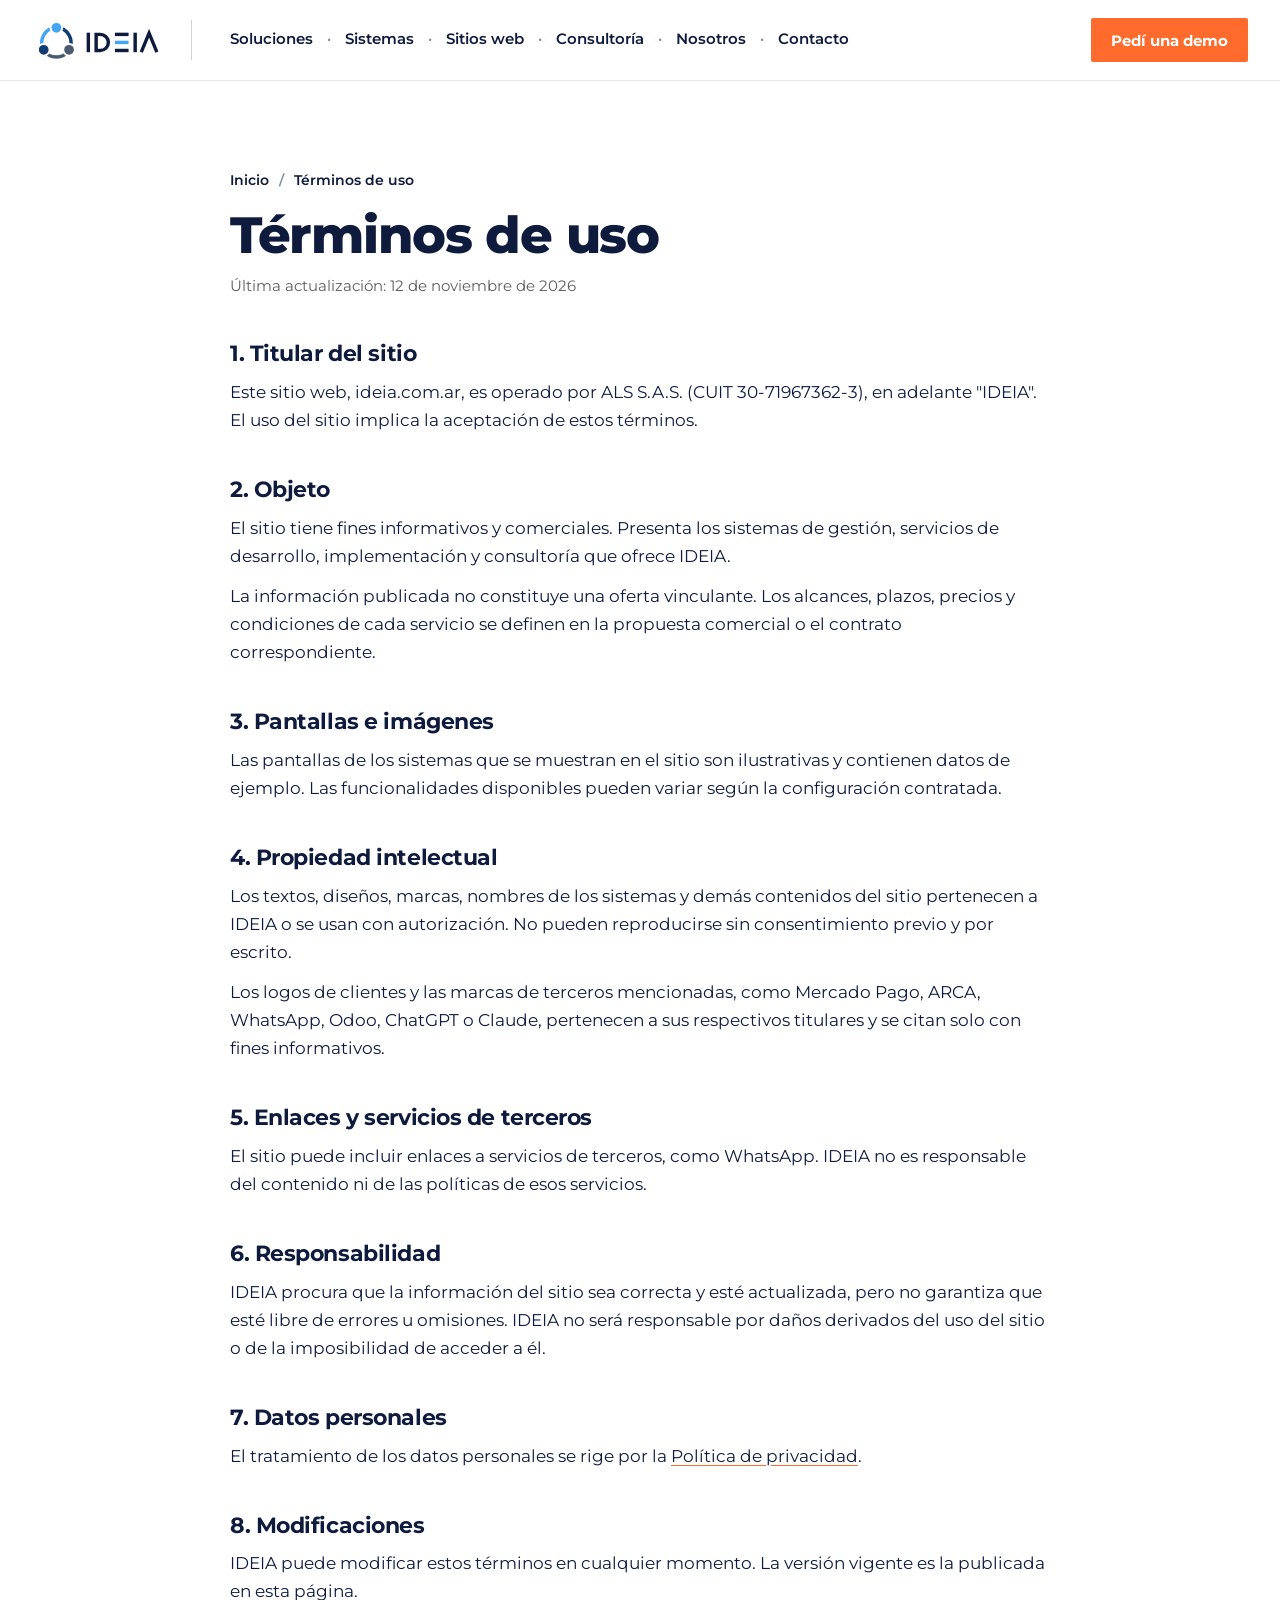
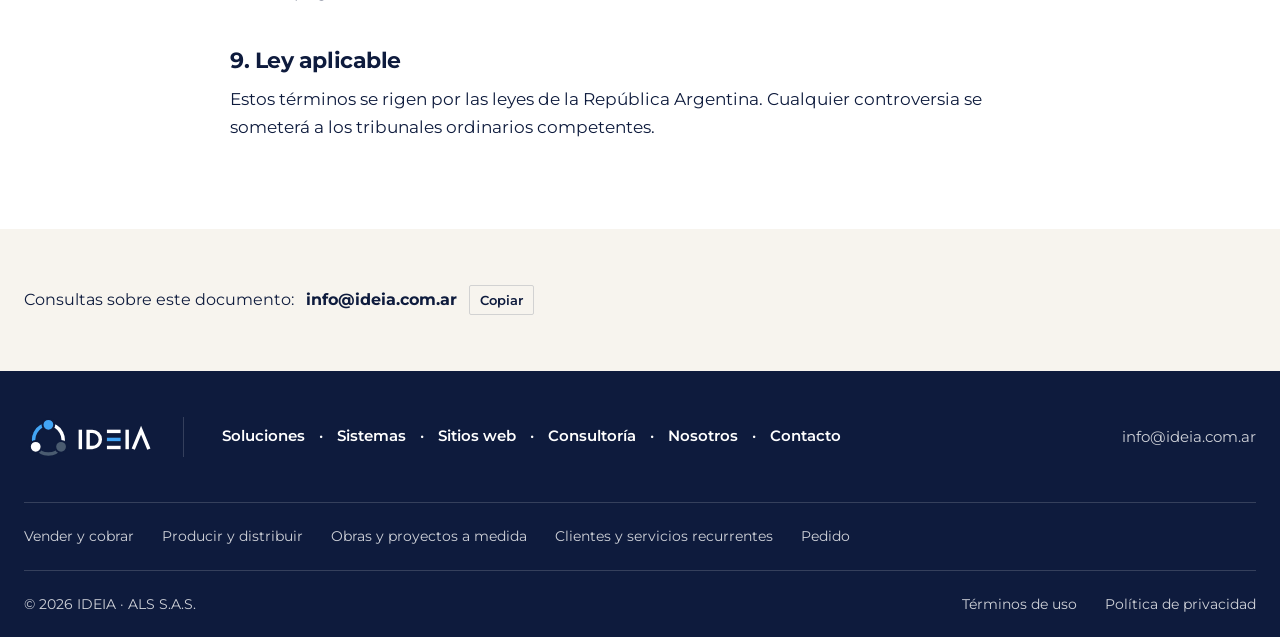
<file: terminos.html>
<!doctype html>
<html lang="es">
<head>
<meta charset="utf-8">
<meta name="viewport" content="width=device-width, initial-scale=1, viewport-fit=cover">
<title>Términos de uso · IDEIA</title>
<meta name="description" content="Términos de uso del sitio ideia.com.ar, operado por ALS S.A.S.">
<meta property="og:title" content="Términos de uso · IDEIA">
<meta property="og:description" content="Términos de uso del sitio ideia.com.ar, operado por ALS S.A.S.">
<meta property="og:type" content="website">
<meta name="claude:viewport-fit-sides" content="cover">
<link rel="preconnect" href="https://fonts.googleapis.com"><link rel="preconnect" href="https://fonts.gstatic.com" crossorigin><link rel="stylesheet" href="https://fonts.googleapis.com/css2?family=Montserrat:wght@400;500;600;700;800&display=swap">
<link rel="stylesheet" href="assets/styles.css">
</head>
<body>
<header class="hdr">
  <div class="hdr-in">
    <a class="logo" href="./" aria-label="IDEIA, inicio"><svg viewBox="0 0 260 82" role="img" aria-label="IDEIA"><path d="M50 16 A30 30 0 0 0 24.02 61" stroke="#42A5F5" stroke-width="7" fill="none"/><path d="M50 16 A30 30 0 0 1 75.98 61" stroke="#103B73" stroke-width="7" fill="none"/><path d="M24.02 61 A30 30 0 0 0 75.98 61" stroke="#4A5B70" stroke-width="7" fill="none"/><circle cx="50" cy="16" r="12" fill="#42A5F5" stroke="#FFFFFF" stroke-width="4"/><circle cx="24.02" cy="61" r="12" fill="#103B73" stroke="#FFFFFF" stroke-width="4"/><circle cx="75.98" cy="61" r="12" fill="#4A5B70" stroke="#FFFFFF" stroke-width="4"/><g fill="#0E1B3D"><rect x="112" y="26" width="7" height="40"/><path fill-rule="evenodd" d="M128 26h12a20 20 0 0 1 0 40h-12zM135 33h5a13 13 0 0 1 0 26h-5z"/><rect x="170" y="26" width="28" height="7"/><rect x="170" y="42.5" width="28" height="7" fill="#42A5F5"/><rect x="170" y="59" width="28" height="7"/><rect x="208" y="26" width="7" height="40"/></g><path d="M224 66 L240 27 L256 66" stroke="#0E1B3D" stroke-width="7" fill="none"/></svg></a>
    <span class="vsep" aria-hidden="true"></span>
    <nav class="nav" aria-label="Principal">
      <div class="dd"><a href="./#soluciones" aria-haspopup="true">Soluciones</a><div class="dd-panel"><a href="comercios.html"><span>Vender y cobrar<small>Mostrador</small></span><svg class="arrow" viewBox="0 0 24 24" fill="none" stroke="currentColor" stroke-width="2.4" stroke-linecap="round" stroke-linejoin="round" aria-hidden="true"><path d="M4 12h15M13 5.5 19.5 12 13 18.5"/></svg></a><a href="alimentos.html"><span>Producir y distribuir<small>Planta · Mostrador · Pedido</small></span><svg class="arrow" viewBox="0 0 24 24" fill="none" stroke="currentColor" stroke-width="2.4" stroke-linecap="round" stroke-linejoin="round" aria-hidden="true"><path d="M4 12h15M13 5.5 19.5 12 13 18.5"/></svg></a><a href="construccion.html"><span>Obras y proyectos a medida<small>Obra · Cotiza</small></span><svg class="arrow" viewBox="0 0 24 24" fill="none" stroke="currentColor" stroke-width="2.4" stroke-linecap="round" stroke-linejoin="round" aria-hidden="true"><path d="M4 12h15M13 5.5 19.5 12 13 18.5"/></svg></a><a href="servicios.html"><span>Clientes y servicios recurrentes<small>Flujo</small></span><svg class="arrow" viewBox="0 0 24 24" fill="none" stroke="currentColor" stroke-width="2.4" stroke-linecap="round" stroke-linejoin="round" aria-hidden="true"><path d="M4 12h15M13 5.5 19.5 12 13 18.5"/></svg></a></div></div><span class="dot">·</span>
      <a href="./#sistemas">Sistemas</a><span class="dot">·</span>
      <a href="./#sitios">Sitios web</a><span class="dot">·</span>
      <a href="./#consultoria">Consultoría</a><span class="dot">·</span>
      <a href="nosotros.html">Nosotros</a><span class="dot">·</span>
      <a href="#contacto">Contacto</a>
    </nav>
    <a class="btn sm" href="#contacto" data-wa="">Pedí una demo</a>
    <button class="menu-btn" type="button" aria-expanded="false" aria-controls="mnav" aria-label="Abrir menú"><svg viewBox="0 0 24 24" fill="none" stroke="currentColor" stroke-width="1.8" stroke-linecap="round" stroke-linejoin="round" aria-hidden="true"><path d="M3 6h18M3 12h18M3 18h18"/></svg></button>
  </div>
  <nav class="mnav" id="mnav" aria-label="Menú móvil" hidden>
    <span class="lbl">Soluciones</span><a class="sub" href="comercios.html">Vender y cobrar</a><a class="sub" href="alimentos.html">Producir y distribuir</a><a class="sub" href="construccion.html">Obras y proyectos a medida</a><a class="sub" href="servicios.html">Clientes y servicios recurrentes</a>
    <a href="./#sistemas">Sistemas</a>
    <a href="./#sitios">Sitios web</a>
    <a href="./#consultoria">Consultoría</a>
    <a href="nosotros.html">Nosotros</a>
    <a href="#contacto">Contacto</a>
  </nav>
</header>
<main>
<section class="sec s-md">
  <div class="wrap legal">
    <nav class="crumb" aria-label="Ruta"><a href="./">Inicio</a><span>/</span>Términos de uso</nav>
    <h1>Términos de uso</h1>
    <p class="upd">Última actualización: 12 de noviembre de 2026</p>
    <h2>1. Titular del sitio</h2><p>Este sitio web, ideia.com.ar, es operado por ALS S.A.S. (CUIT 30-71967362-3), en adelante "IDEIA". El uso del sitio implica la aceptación de estos términos.</p><h2>2. Objeto</h2><p>El sitio tiene fines informativos y comerciales. Presenta los sistemas de gestión, servicios de desarrollo, implementación y consultoría que ofrece IDEIA.</p><p>La información publicada no constituye una oferta vinculante. Los alcances, plazos, precios y condiciones de cada servicio se definen en la propuesta comercial o el contrato correspondiente.</p><h2>3. Pantallas e imágenes</h2><p>Las pantallas de los sistemas que se muestran en el sitio son ilustrativas y contienen datos de ejemplo. Las funcionalidades disponibles pueden variar según la configuración contratada.</p><h2>4. Propiedad intelectual</h2><p>Los textos, diseños, marcas, nombres de los sistemas y demás contenidos del sitio pertenecen a IDEIA o se usan con autorización. No pueden reproducirse sin consentimiento previo y por escrito.</p><p>Los logos de clientes y las marcas de terceros mencionadas, como Mercado Pago, ARCA, WhatsApp, Odoo, ChatGPT o Claude, pertenecen a sus respectivos titulares y se citan solo con fines informativos.</p><h2>5. Enlaces y servicios de terceros</h2><p>El sitio puede incluir enlaces a servicios de terceros, como WhatsApp. IDEIA no es responsable del contenido ni de las políticas de esos servicios.</p><h2>6. Responsabilidad</h2><p>IDEIA procura que la información del sitio sea correcta y esté actualizada, pero no garantiza que esté libre de errores u omisiones. IDEIA no será responsable por daños derivados del uso del sitio o de la imposibilidad de acceder a él.</p><h2>7. Datos personales</h2><p>El tratamiento de los datos personales se rige por la <a href="privacidad.html">Política de privacidad</a>.</p><h2>8. Modificaciones</h2><p>IDEIA puede modificar estos términos en cualquier momento. La versión vigente es la publicada en esta página.</p><h2>9. Ley aplicable</h2><p>Estos términos se rigen por las leyes de la República Argentina. Cualquier controversia se someterá a los tribunales ordinarios competentes.</p>
  </div>
</section>
<section class="sec s-sm bg-bone" id="contacto">
  <div class="wrap legal-ct"><p>Consultas sobre este documento: <b>info@ideia.com.ar</b> <button class="copybtn dark" type="button" data-copy="info@ideia.com.ar">Copiar</button></p></div>
</section>
</main>
<footer class="ftr">
  <div class="wrap">
    <div class="ftr-top">
      <a class="logo" href="./" aria-label="IDEIA, inicio"><svg viewBox="0 0 260 82" role="img" aria-label="IDEIA"><path d="M50 16 A30 30 0 0 0 24.02 61" stroke="#42A5F5" stroke-width="7" fill="none"/><path d="M50 16 A30 30 0 0 1 75.98 61" stroke="#FFFFFF" stroke-width="7" fill="none"/><path d="M24.02 61 A30 30 0 0 0 75.98 61" stroke="#4A5B70" stroke-width="7" fill="none"/><circle cx="50" cy="16" r="12" fill="#42A5F5" stroke="#0E1B3D" stroke-width="4"/><circle cx="24.02" cy="61" r="12" fill="#FFFFFF" stroke="#0E1B3D" stroke-width="4"/><circle cx="75.98" cy="61" r="12" fill="#4A5B70" stroke="#0E1B3D" stroke-width="4"/><g fill="#FFFFFF"><rect x="112" y="26" width="7" height="40"/><path fill-rule="evenodd" d="M128 26h12a20 20 0 0 1 0 40h-12zM135 33h5a13 13 0 0 1 0 26h-5z"/><rect x="170" y="26" width="28" height="7"/><rect x="170" y="42.5" width="28" height="7" fill="#42A5F5"/><rect x="170" y="59" width="28" height="7"/><rect x="208" y="26" width="7" height="40"/></g><path d="M224 66 L240 27 L256 66" stroke="#FFFFFF" stroke-width="7" fill="none"/></svg></a>
      <span class="vsep" aria-hidden="true"></span>
      <nav class="nav" aria-label="Pie" style="display:flex">
        <a href="./#soluciones">Soluciones</a><span class="dot">·</span><a href="./#sistemas">Sistemas</a><span class="dot">·</span><a href="./#sitios">Sitios web</a><span class="dot">·</span><a href="./#consultoria">Consultoría</a><span class="dot">·</span><a href="nosotros.html">Nosotros</a><span class="dot">·</span><a href="#contacto">Contacto</a>
      </nav>
      <p class="ct">info@ideia.com.ar</p>
    </div>
    <div class="ftr-bot"><a href="comercios.html">Vender y cobrar</a><a href="alimentos.html">Producir y distribuir</a><a href="construccion.html">Obras y proyectos a medida</a><a href="servicios.html">Clientes y servicios recurrentes</a><a href="pedido.html">Pedido</a></div>
    <div class="ftr-bot ftr-legal"><span>© 2026 IDEIA · ALS S.A.S.</span><a href="terminos.html">Términos de uso</a><a href="privacidad.html">Política de privacidad</a></div>
  </div>
</footer>
<script src="assets/app.js"></script>
</body>
</html>
</file>
<file: assets/styles.css>
/* =========================================================
   IDEIA · Sistema de diseño
   Layout: contenedor 1440, contenido 1280, grilla de 12 columnas.
   Geometría de marca: cortes diagonales, líneas finas, botones rectos.
   Look claro único y deliberado (la marca no tiene versión oscura).
   ========================================================= */
:root{
  /* Paleta obligatoria */
  --navy:#0E1B3D;
  --orange:#FF6B2C;
  --orange-press:#E85A1E;      /* estado presionado/hover del naranja */
  --bone:#F7F4EE;
  --white:#FFFFFF;
  /* Grises neutros: superficies, separadores, estados secundarios */
  --g-50:#F4F4F4;
  --g-100:#E6E6E6;
  --g-200:#D2D2D2;
  --g-500:#8A8A8A;
  --g-600:#5E5E5E;
  --g-900:#121212;
  --black:#0A0A0A;
  /* Sobre azul marino */
  --on-navy:rgba(255,255,255,.80);
  --on-navy-line:rgba(255,255,255,.16);

  --font:"Montserrat","Montserrat Local","Segoe UI",Arial,sans-serif;
  --wrap:1280px;
  --gut:max(24px,env(safe-area-inset-left,0px));
  --gut-r:max(24px,env(safe-area-inset-right,0px));
  --cut:10%;
  color-scheme:light;
}

/* Montserrat alojada en el sitio (respaldo si Google Fonts no carga) */
@font-face{font-family:"Montserrat Local";font-style:normal;font-weight:400;font-display:swap;src:url("fonts/montserrat-400.woff2") format("woff2")}
@font-face{font-family:"Montserrat Local";font-style:normal;font-weight:500;font-display:swap;src:url("fonts/montserrat-500.woff2") format("woff2")}
@font-face{font-family:"Montserrat Local";font-style:normal;font-weight:600;font-display:swap;src:url("fonts/montserrat-600.woff2") format("woff2")}
@font-face{font-family:"Montserrat Local";font-style:normal;font-weight:700;font-display:swap;src:url("fonts/montserrat-700.woff2") format("woff2")}
@font-face{font-family:"Montserrat Local";font-style:normal;font-weight:800;font-display:swap;src:url("fonts/montserrat-800.woff2") format("woff2")}

/* Reset base (las páginas internas no tienen el esqueleto del visor) */
*,*::before,*::after{box-sizing:border-box}
html{scroll-behavior:smooth;-webkit-text-size-adjust:100%}
body{margin:0;background:var(--white);color:var(--navy);font-family:var(--font);font-size:18px;line-height:1.6;font-weight:400;-webkit-font-smoothing:antialiased}
body::before{content:"";position:fixed;inset:0 0 auto;height:env(safe-area-inset-top,0px);z-index:70;background:var(--white)}
img{max-width:100%;display:block}
h1,h2,h3,h4,p,ul{margin:0}
ul{padding:0;list-style:none}
a{color:inherit}
[hidden]{display:none!important}
.bd{display:inline}
@media (max-width:900px){.bd{display:none}}
@media (prefers-reduced-motion:reduce){html{scroll-behavior:auto}*,*::before,*::after{transition:none!important;animation:none!important}}
:focus-visible{outline:3px solid var(--orange);outline-offset:3px}

/* Tipografía (Montserrat, jerarquía obligatoria) */
h1,.h1{font-weight:800;font-size:clamp(38px,4.6vw,64px);line-height:1.02;letter-spacing:-.025em;text-wrap:balance}
h2,.h2{font-weight:700;font-size:clamp(30px,3.2vw,44px);line-height:1.08;letter-spacing:-.02em;text-wrap:balance}
h3,.h3{font-weight:700;font-size:clamp(22px,2.2vw,30px);line-height:1.15;letter-spacing:-.015em}
h4,.h4{font-weight:600;font-size:18px;line-height:1.3}
.lead{font-size:clamp(18px,1.5vw,20px);font-weight:500;line-height:1.5}
.small{font-size:15px;line-height:1.5}
.eyebrow{font-size:13px;font-weight:700;letter-spacing:.14em;text-transform:uppercase;color:var(--orange)}
.muted{color:var(--g-600)}

/* Contenedores */
.wrap{max-width:calc(var(--wrap) + 48px);margin:0 auto;padding-left:var(--gut);padding-right:var(--gut-r)}
.sec{padding-block:112px}
.sec.s-md{padding-block:88px}
.sec.s-sm{padding-block:56px}
.bg-bone{background:var(--bone)}
.bg-navy{background:var(--navy);color:var(--white)}
.bg-black{background:var(--black);color:var(--white)}
.grid12{display:grid;grid-template-columns:repeat(12,minmax(0,1fr));column-gap:24px}

/* Botones */
.btn{display:inline-flex;align-items:center;justify-content:center;gap:10px;min-height:54px;padding:0 28px;background:var(--orange);color:var(--white);font-family:var(--font);font-weight:700;font-size:16px;line-height:1;text-decoration:none;border:0;border-radius:2px;cursor:pointer;transition:background .15s ease}
.btn:hover{background:var(--orange-press)}
.btn.sm{min-height:44px;padding:0 20px;font-size:15px}
.btn svg{width:20px;height:20px}
.btn-line{background:transparent;color:var(--navy);box-shadow:inset 0 0 0 1.5px var(--navy)}
.btn-line:hover{background:var(--navy);color:var(--white)}
.arrow{width:22px;height:22px;flex:none;color:var(--orange);transition:transform .18s ease}
a:hover .arrow,a:focus-visible .arrow{transform:translateX(4px)}
.tlink{display:inline-flex;align-items:center;gap:10px;font-weight:700;font-size:17px;text-decoration:none;color:var(--navy)}
.tlink span{border-bottom:2px solid var(--orange);padding-bottom:3px}

/* ---------------- Header ---------------- */
.hdr{position:sticky;top:env(safe-area-inset-top,0px);z-index:60;background:var(--white);border-bottom:1px solid var(--g-100)}
.hdr-in{max-width:1440px;margin:0 auto;height:80px;display:flex;align-items:center;padding-left:max(32px,env(safe-area-inset-left,0px));padding-right:max(32px,env(safe-area-inset-right,0px))}
.logo{display:block;text-decoration:none;flex:none}
.logo svg{display:block;height:40px;width:auto}
.vsep{width:1px;height:40px;background:var(--g-200);margin:0 32px;flex:none}
.nav{display:flex;align-items:center;gap:6px;font-size:14.5px;font-weight:600}
.nav>a,.nav .dd>a{text-decoration:none;padding:10px 6px;color:var(--navy)}
.nav>a:hover,.nav .dd>a:hover,.nav a[aria-current="page"]{color:var(--orange)}
.nav .dot{color:var(--g-500);padding:0 2px}
.dd{position:relative}
.dd-panel{position:absolute;left:-18px;top:100%;min-width:320px;background:var(--white);border:1px solid var(--g-100);padding:10px 0;opacity:0;visibility:hidden;transform:translateY(6px);transition:opacity .15s ease,transform .15s ease,visibility .15s}
.dd:hover .dd-panel,.dd:focus-within .dd-panel{opacity:1;visibility:visible;transform:none}
.dd-panel a{display:flex;justify-content:space-between;align-items:center;gap:16px;padding:12px 22px;text-decoration:none;font-weight:600;font-size:15px}
.dd-panel a small{display:block;font-weight:500;font-size:12.5px;color:var(--g-600);margin-top:2px}
.dd-panel a:hover{background:var(--bone)}
.hdr .btn{margin-left:auto}
.menu-btn{display:none;margin-left:12px;width:44px;height:44px;border:1px solid var(--g-200);background:var(--white);border-radius:2px;cursor:pointer;align-items:center;justify-content:center;color:var(--navy)}
.menu-btn svg{width:22px;height:22px}
.mnav{border-top:1px solid var(--g-100);background:var(--white);padding:8px max(16px,env(safe-area-inset-left,0px)) 20px}
.mnav a{display:block;padding:13px 0;border-bottom:1px solid var(--g-100);text-decoration:none;font-weight:600;font-size:16px}
.mnav a.sub{padding-left:16px;font-weight:500;font-size:15px}
.mnav .lbl{display:block;padding:16px 0 4px;font-size:12px;font-weight:700;letter-spacing:.14em;text-transform:uppercase;color:var(--g-600)}

/* ---------------- Hero A (home): panel navy + foto con corte diagonal ---------------- */
.hero-a{position:relative;background:var(--navy);color:var(--white);overflow:hidden}
.hero-a .ph{position:absolute;top:0;right:0;bottom:0;width:56%;clip-path:polygon(18% 0,100% 0,100% 100%,0 100%)}
.hero-a .ph img{width:100%;height:100%;object-fit:cover}
.hero-a .wrap{position:relative;min-height:620px;display:flex;align-items:center}
.hero-a .copy{max-width:690px;padding-block:96px}
.hero-a h1{font-size:clamp(38px,4.2vw,60px)}
.hero-a .support{margin-top:26px;font-size:18px;font-weight:600;color:var(--on-navy)}
.hero-a .support .dt{color:var(--orange);margin:0 10px}
.hero-a .btn{margin-top:40px}

/* ---------------- Elegí tu rubro ---------------- */
.rubros h2{margin-bottom:40px}
.cards{display:grid;grid-template-columns:repeat(4,minmax(0,1fr));gap:20px}
.vcard{position:relative;display:flex;flex-direction:column;height:460px;overflow:hidden;text-decoration:none;color:var(--white);background:var(--navy)}
.vcard img{position:absolute;inset:0;width:100%;height:100%;object-fit:cover;transition:transform .5s ease}
.vcard:hover img{transform:scale(1.04)}
.vcard .band{position:relative;margin-top:auto;background:var(--navy);padding:34px 24px 24px;clip-path:polygon(0 22px,100% 0,100% 100%,0 100%)}
.vcard h3{font-size:22px;line-height:1.2;font-weight:700}
.vcard .sys{display:flex;justify-content:space-between;align-items:center;gap:12px;margin-top:14px;padding-top:14px;border-top:1px solid var(--on-navy-line);font-size:13px;font-weight:700;letter-spacing:.1em;text-transform:uppercase;color:var(--on-navy)}
.more{margin-top:36px;text-align:center}

/* ---------------- Sistemas (índice editorial) ---------------- */
.sys-head{display:flex;justify-content:space-between;align-items:end;gap:32px;flex-wrap:wrap;margin-bottom:48px}
.sys-head p{max-width:440px}
.sys-list{border-top:2px solid var(--navy)}
.sys-row{display:grid;grid-template-columns:3fr 5fr 3fr 40px;gap:24px;align-items:center;padding:30px 0;border-bottom:1px solid var(--g-100);text-decoration:none;transition:background .15s ease}
.sys-row:hover{background:var(--bone)}
.sys-row .nm{font-weight:800;font-size:clamp(24px,2.4vw,32px);letter-spacing:-.01em;padding-left:4px}
.sys-row .ds{font-size:17px;line-height:1.5}
.sys-row .rb{font-size:12.5px;font-weight:700;letter-spacing:.12em;text-transform:uppercase;color:var(--g-600)}
.sys-row .arrow{justify-self:end}

/* ---------------- Fila de capacidades (íconos con separador naranja) ---------------- */
.feats{display:grid;grid-template-columns:repeat(4,minmax(0,1fr))}
.feat{display:flex;flex-direction:column;align-items:center;text-align:center;gap:14px;padding:8px 28px;border-left:1.5px solid rgba(255,107,44,.45)}
.feat:first-child{border-left:0}
.feat svg{width:52px;height:52px;color:var(--orange)}
.feat h4{font-size:19px}
.feat p{font-size:15px;color:var(--g-600);max-width:220px}
.base h2{text-align:center;margin-bottom:56px}

/* ---------------- Split foto/texto ---------------- */
.split{display:grid;grid-template-columns:repeat(2,minmax(0,1fr));align-items:stretch}
.split .tx{display:flex;flex-direction:column;justify-content:center;align-items:flex-start;gap:22px;padding:96px max(48px,calc((100vw - var(--wrap)) / 2)) 96px max(var(--gut),calc((100vw - var(--wrap)) / 2))}
.split.rev .tx{padding:96px max(var(--gut-r),calc((100vw - var(--wrap)) / 2)) 96px 72px}
.split .ph{position:relative;min-height:440px}
.split .ph img{position:absolute;inset:0;width:100%;height:100%;object-fit:cover}
.split .ph.cut-l{clip-path:polygon(12% 0,100% 0,100% 100%,0 100%)}
.split .ph.cut-r{clip-path:polygon(0 0,100% 0,88% 100%,0 100%)}
.split .tx p{max-width:460px}

/* ---------------- Cierre ---------------- */
.close .wrap{display:flex;justify-content:space-between;align-items:center;gap:32px;flex-wrap:wrap}
.close h2{max-width:640px}
.close .act{display:flex;flex-direction:column;align-items:flex-start;gap:14px}
.mail{display:flex;flex-wrap:wrap;align-items:center;gap:8px 10px;font-size:15px;color:var(--on-navy)}
.mail .nw{white-space:nowrap}
.mail b{font-weight:600;color:var(--white);user-select:all}
.copybtn{font-family:var(--font);font-size:13px;font-weight:600;background:transparent;color:var(--white);border:1px solid var(--on-navy-line);border-radius:2px;padding:6px 10px;cursor:pointer}
.copybtn:hover{border-color:var(--white)}

/* ---------------- Consultoría (monocromo) ---------------- */
.consult{position:relative;background:var(--black);color:var(--white);overflow:hidden}
.consult .ph{position:absolute;top:0;right:0;bottom:0;width:52%;clip-path:polygon(16% 0,100% 0,100% 100%,0 100%)}
.consult .ph img{width:100%;height:100%;object-fit:cover;filter:grayscale(1)}
.consult .wrap{position:relative;min-height:400px;display:flex;flex-direction:column;justify-content:center;align-items:flex-start;padding-block:80px}
.consult .tag{font-size:13px;font-weight:700;letter-spacing:.14em;text-transform:uppercase;color:var(--g-500)}
.consult h2{margin-top:14px;max-width:520px}
.consult .mono{margin-top:32px;display:inline-flex;align-items:center;gap:12px;font-weight:700;font-size:19px;color:var(--white);text-decoration:none;border-bottom:2px solid var(--white);padding-bottom:6px}
.consult .mono .arrow{color:var(--white)}

/* ---------------- Ya lo usan ---------------- */
.uses .wrap{display:flex;align-items:center;gap:24px 40px;flex-wrap:wrap}
.uses .lbl{font-weight:700;font-size:18px;white-space:nowrap}
.uses .vsep{margin:0}
.logo-row{display:flex;align-items:center;gap:20px 48px;flex-wrap:wrap;flex:1}
.logo-row img{height:44px;width:auto;filter:grayscale(1);opacity:.7;transition:filter .2s ease,opacity .2s ease}
.logo-row img.sq{height:58px}
.logo-row img:hover{filter:none;opacity:1}
.wm{font-weight:800;font-size:16px;letter-spacing:.06em;color:var(--g-600);line-height:1.1}
.wm small{display:block;font-weight:600;font-size:10px;letter-spacing:.24em}

/* ---------------- Footer ---------------- */
.ftr{background:var(--navy);color:var(--white)}
.ftr-top{display:flex;align-items:center;flex-wrap:wrap;gap:20px 0;padding-block:44px;border-bottom:1px solid var(--on-navy-line)}
.ftr .vsep{background:var(--on-navy-line)}
.ftr .nav a,.ftr .nav .dot{color:var(--white)}
.ftr .nav a:hover{color:var(--orange)}
.ftr .ct{margin-left:auto;text-align:right;font-size:15px;color:var(--on-navy);line-height:1.6}
.ftr-bot{display:flex;flex-wrap:wrap;gap:12px 28px;padding-block:22px;font-size:14px;color:var(--on-navy)}
.ftr-bot a{text-decoration:none}
.ftr-bot a:hover{color:var(--white)}
.ftr-bot .cp{margin-left:auto}

/* =========================================================
   Páginas por rubro
   ========================================================= */
.crumb{display:flex;gap:10px;align-items:center;font-size:14px;font-weight:600}
.crumb a{text-decoration:none}
.crumb a:hover{color:var(--orange)}
.crumb span{opacity:.5}

/* Hero B (Comercios): foto izquierda con corte, panel hueso a la derecha */
.hero-b{display:grid;grid-template-columns:minmax(0,1.1fr) minmax(0,1fr);background:var(--bone);min-height:600px}
.hero-b .ph{position:relative;clip-path:polygon(0 0,100% 0,86% 100%,0 100%)}
.hero-b .ph img{position:absolute;inset:0;width:100%;height:100%;object-fit:cover}
.hero-b .copy{display:flex;flex-direction:column;justify-content:center;align-items:flex-start;gap:24px;padding:72px max(var(--gut-r),calc((100vw - var(--wrap)) / 2)) 72px 40px}
.hero-b .who{font-size:16px;color:var(--g-600);font-weight:500;max-width:440px}

/* Hero C (Alimentos): foto panorámica con bloque navy superpuesto */
.hero-c{position:relative;background:var(--white);overflow:hidden}
.hero-c .ph{height:560px;position:relative}
.hero-c .ph img{width:100%;height:100%;object-fit:cover;object-position:center 35%}
.hero-c .box{position:relative;margin-top:-260px;background:var(--navy);color:var(--white);max-width:760px;padding:56px 56px 56px 0;display:flex;flex-direction:column;gap:22px;align-items:flex-start}
.hero-c .box::before{content:"";position:absolute;top:0;bottom:0;right:100%;width:100vw;background:var(--navy)}
.hero-c .box p{color:var(--on-navy);max-width:520px}
.hero-c .crumb{color:var(--on-navy)}

/* Hero D (Construcción): titular arriba, panorámica cortada abajo */
.hero-d{background:var(--navy);color:var(--white)}
.hero-d .top{display:grid;grid-template-columns:repeat(12,minmax(0,1fr));column-gap:24px;align-items:end;padding-block:72px 56px}
.hero-d .top .l{grid-column:1/span 7;display:flex;flex-direction:column;gap:22px}
.hero-d .top .r{grid-column:9/span 4;display:flex;flex-direction:column;gap:22px;align-items:flex-start}
.hero-d .top .r p{color:var(--on-navy)}
.hero-d .crumb{color:var(--on-navy)}
.hero-d .ph{height:480px;clip-path:polygon(0 70px,100% 0,100% 100%,0 100%);background:var(--navy)}
.hero-d .ph img{width:100%;height:100%;object-fit:cover;object-position:center 30%}

/* Hero E (Servicios): mitad y mitad recto + franja de datos */
.hero-e{display:grid;grid-template-columns:minmax(0,1fr) minmax(0,1fr);background:var(--navy);color:var(--white);min-height:600px}
.hero-e .copy{display:flex;flex-direction:column;justify-content:center;align-items:flex-start;gap:24px;padding:72px 56px 120px max(var(--gut),calc((100vw - var(--wrap)) / 2))}
.hero-e .copy p{color:var(--on-navy);max-width:500px}
.hero-e .crumb{color:var(--on-navy)}
.hero-e .ph{position:relative}
.hero-e .ph img{position:absolute;inset:0;width:100%;height:100%;object-fit:cover;object-position:22% center}
.strip{position:relative;margin-top:-64px;z-index:2}
.strip .in{display:grid;grid-template-columns:repeat(3,minmax(0,1fr));background:var(--white);border:1px solid var(--g-100)}
.strip .it{padding:26px 28px;border-left:1px solid var(--g-100);display:flex;gap:16px;align-items:flex-start}
.strip .it:first-child{border-left:0}
.strip svg{width:30px;height:30px;color:var(--orange);flex:none}
.strip b{display:block;font-size:17px;font-weight:700}
.strip span{display:block;font-size:15px;color:var(--g-600);margin-top:2px}

/* Problema · comparativa (Comercios) */
.vs{display:grid;grid-template-columns:repeat(12,minmax(0,1fr));column-gap:24px}
.vs .h{grid-column:1/span 4}
.vs .h p{margin-top:20px}
.vs table{grid-column:6/span 7;width:100%;border-collapse:collapse}
.vs th{text-align:left;font-size:12.5px;font-weight:700;letter-spacing:.12em;text-transform:uppercase;padding:0 0 14px;color:var(--g-600);border-bottom:2px solid var(--navy)}
.vs th:last-child{color:var(--orange)}
.vs td{padding:22px 0;border-bottom:1px solid var(--g-100);vertical-align:top;font-size:17px;line-height:1.45;width:50%}
.vs td:first-child{padding-right:28px;color:var(--g-600)}
.vs td:last-child{font-weight:600}

/* Problema · preguntas (Alimentos) */
.qs{display:grid;grid-template-columns:repeat(12,minmax(0,1fr));column-gap:24px;align-items:start}
.qs .big{grid-column:1/span 6;font-weight:800;font-size:clamp(32px,3.6vw,52px);line-height:1.06;letter-spacing:-.025em}
.qs ul{grid-column:8/span 5;border-top:2px solid var(--navy)}
.qs li{padding:22px 0;border-bottom:1px solid var(--g-100);font-size:19px;font-weight:600;line-height:1.4}
.qs li small{display:block;font-size:15px;font-weight:500;color:var(--g-600);margin-top:6px}

/* Problema · columnas (Construcción) */
.cols3{display:grid;grid-template-columns:repeat(4,minmax(0,1fr));gap:0;border-top:2px solid var(--navy)}
.cols3 .c{padding:28px 28px 8px 0;border-right:1px solid var(--g-100);margin-right:28px}
.cols3 .c:last-child{border-right:0;margin-right:0}
.cols3 .k{font-size:12.5px;font-weight:700;letter-spacing:.12em;text-transform:uppercase;color:var(--orange)}
.cols3 h4{margin-top:12px;font-size:20px;font-weight:700}
.cols3 p{margin-top:10px;font-size:16px;color:var(--g-600)}

/* Problema · canales (Servicios) */
.chan{display:grid;grid-template-columns:minmax(0,4fr) minmax(0,3fr) minmax(0,5fr);align-items:center;gap:24px}
.chan .src{display:flex;flex-direction:column;gap:14px}
.chan .src div{display:flex;align-items:center;gap:14px;padding:18px 20px;border:1px solid var(--g-200);background:var(--white);font-weight:600}
.chan .src svg{width:24px;height:24px;color:var(--navy)}
.chan .src small{margin-left:auto;font-weight:500;font-size:13px;color:var(--g-600)}
.chan svg.lines{width:100%;height:220px;display:block}
.chan .dst{background:var(--navy);color:var(--white);padding:32px}
.chan .dst .eyebrow{display:block;margin-bottom:10px}
.chan .dst p{color:var(--on-navy);margin-top:12px;font-size:16px}

/* Bloque de sistema (nombre grande + módulos) */
.sysblock .nm{font-weight:800;font-size:clamp(44px,5.4vw,76px);line-height:.95;letter-spacing:-.03em}
.sysblock .ln{font-size:clamp(20px,1.8vw,24px);font-weight:500;line-height:1.35;max-width:440px}
.mods{display:grid;grid-template-columns:repeat(2,minmax(0,1fr));gap:0 28px;width:100%;max-width:560px;border-top:1px solid var(--g-200)}
.mods li{display:flex;gap:12px;align-items:center;padding:14px 0;border-bottom:1px solid var(--g-200);font-size:16px;font-weight:500}
.mods li::before{content:"";width:8px;height:8px;background:var(--orange);flex:none;clip-path:polygon(0 0,100% 50%,0 100%)}
.label{display:inline-block;font-size:12px;font-weight:700;letter-spacing:.14em;text-transform:uppercase;color:var(--g-600)}

/* Add-on (Pedido en Comercios) */
.addon{display:grid;grid-template-columns:minmax(0,5fr) minmax(0,7fr);align-items:stretch;background:var(--navy);color:var(--white)}
.addon .ph{position:relative;min-height:340px;clip-path:polygon(0 0,100% 0,84% 100%,0 100%)}
.addon .ph img{position:absolute;inset:0;width:100%;height:100%;object-fit:cover}
.addon .tx{padding:56px max(var(--gut-r),calc((100vw - var(--wrap)) / 2)) 56px 40px;display:flex;flex-direction:column;justify-content:center;gap:18px;align-items:flex-start}
.addon .nm{font-weight:800;font-size:44px;letter-spacing:-.02em;line-height:1}
.addon p{color:var(--on-navy);max-width:520px}

/* Galería de interfaces con pestañas */
.gal-head{display:flex;justify-content:space-between;align-items:end;gap:24px;flex-wrap:wrap;margin-bottom:32px}
.tabs{display:flex;gap:0;border:1px solid var(--g-200);background:var(--white)}
.tabs button{font-family:var(--font);font-size:14.5px;font-weight:600;color:var(--navy);background:transparent;border:0;border-left:1px solid var(--g-200);padding:13px 20px;cursor:pointer}
.tabs button:first-child{border-left:0}
.tabs button[aria-selected="true"]{background:var(--navy);color:var(--white)}
.tabs button:hover:not([aria-selected="true"]){background:var(--bone)}
.gal-cap{margin-top:18px;font-size:15px;color:var(--g-600)}

/* Cadena de proceso (Alimentos) */
.chain{display:grid;grid-template-columns:repeat(6,minmax(0,1fr));margin-top:56px;border-top:1px solid var(--on-navy-line)}
.chain li{position:relative;padding:30px 18px 0 0}
.chain li::before{content:"";position:absolute;top:-6px;left:0;width:11px;height:11px;background:var(--orange);clip-path:polygon(0 0,100% 50%,0 100%)}
.chain .s{font-size:12px;font-weight:700;letter-spacing:.14em;text-transform:uppercase;color:var(--orange)}
.chain h4{margin-top:10px;font-size:18px;font-weight:700}
.chain p{margin-top:8px;font-size:15px;color:var(--on-navy);line-height:1.5}

/* Sistemas complementarios en mitades (Alimentos) */
.halves{display:grid;grid-template-columns:repeat(2,minmax(0,1fr));gap:24px}
.half{display:flex;flex-direction:column;background:var(--white);border:1px solid var(--g-100)}
.half .ph{position:relative;height:300px;overflow:hidden}
.half .ph img{width:100%;height:100%;object-fit:cover}
.half .tx{padding:32px;display:flex;flex-direction:column;gap:14px;align-items:flex-start}
.half .nm{font-weight:800;font-size:36px;letter-spacing:-.02em;line-height:1}
.half .for{font-size:12.5px;font-weight:700;letter-spacing:.12em;text-transform:uppercase;color:var(--orange)}

/* Dos sistemas lado a lado (Construcción) */
.pair{display:grid;grid-template-columns:repeat(2,minmax(0,1fr));gap:56px}
.pair .col{display:flex;flex-direction:column;gap:22px;align-items:flex-start}
.pair .ui{width:100%}

/* Roles (Construcción) */
.roles{display:grid;grid-template-columns:repeat(12,minmax(0,1fr));column-gap:24px;align-items:start}
.roles .h{grid-column:1/span 4;display:flex;flex-direction:column;gap:18px}
.roles .tbl{grid-column:6/span 7;min-width:0;overflow-x:auto}
.roles table{width:100%;border-collapse:collapse}
.roles th,.roles td{text-align:left;padding:16px 12px 16px 0;border-bottom:1px solid var(--g-100);font-size:16px}
.roles th{font-size:12.5px;font-weight:700;letter-spacing:.12em;text-transform:uppercase;color:var(--g-600);border-bottom:2px solid var(--navy)}
.roles td:first-child{font-weight:700;white-space:nowrap}
.roles td:last-child{color:var(--g-600)}

/* Pasos de automatización (Servicios) */
.steps{display:grid;grid-template-columns:repeat(4,minmax(0,1fr));gap:24px;margin-top:48px}
.step{border-top:3px solid var(--navy);padding-top:22px}
.step .s{font-size:12px;font-weight:700;letter-spacing:.14em;text-transform:uppercase;color:var(--orange)}
.step h4{margin-top:10px;font-size:19px;font-weight:700}
.step p{margin-top:8px;font-size:15px;color:var(--g-600)}

/* Otros rubros */
.others{display:grid;grid-template-columns:repeat(3,minmax(0,1fr));gap:20px}
.oth{display:flex;align-items:center;gap:20px;text-decoration:none;border:1px solid var(--g-200);background:var(--white);overflow:hidden;transition:border-color .15s ease}
.oth:hover{border-color:var(--navy)}
.oth img{width:120px;height:96px;object-fit:cover;flex:none}
.oth b{font-size:17px;font-weight:700;line-height:1.25}
.oth .arrow{margin-left:auto;margin-right:20px}

/* =========================================================
   Interfaces dibujadas (datos de ejemplo)
   ========================================================= */
.ui{background:var(--white);border:1px solid var(--g-200);border-radius:8px;overflow:hidden;color:var(--navy);font-size:13px;line-height:1.35;box-shadow:0 24px 48px -36px rgba(14,27,61,.5)}
.ui-bar{display:flex;align-items:center;gap:10px;padding:11px 16px;border-bottom:1px solid var(--g-100);font-weight:700;font-size:12.5px}
.ui-bar .iso{width:18px;height:15px;flex:none}
.ui-bar .st{margin-left:auto;font-size:11px;font-weight:700;padding:4px 8px;border-radius:3px;background:var(--bone)}
.ui-body{display:grid;gap:12px;padding:14px;background:var(--g-50)}
.ui-body.c2{grid-template-columns:3fr 2fr}
.ui-body.c2b{grid-template-columns:2fr 3fr}
.ui-body.c3{grid-template-columns:repeat(3,minmax(0,1fr))}
.ui-body.c4{grid-template-columns:repeat(4,minmax(0,1fr))}
.pn{background:var(--white);border:1px solid var(--g-100);border-radius:6px;padding:12px;min-width:0}
.pn h5{margin:0 0 10px;font-size:10.5px;font-weight:700;letter-spacing:.08em;text-transform:uppercase;color:var(--g-600);display:flex;justify-content:space-between;gap:8px}
.n{font-variant-numeric:tabular-nums}
.t{width:100%;border-collapse:collapse}
.t th{text-align:left;font-size:10.5px;font-weight:700;letter-spacing:.06em;text-transform:uppercase;color:var(--g-600);padding:0 8px 8px 0;border-bottom:1px solid var(--g-100)}
.t td{padding:8px 8px 8px 0;border-bottom:1px solid var(--g-100);font-weight:500;white-space:nowrap}
.t tr:last-child td{border-bottom:0}
.t .r{text-align:right;padding-right:16px}
.t th:last-child,.t td:last-child{padding-right:0}
.pill{display:inline-block;font-size:10.5px;font-weight:700;padding:3px 7px;border-radius:3px;background:var(--g-100);color:var(--navy)}
.pill.nv{background:var(--navy);color:var(--white)}
.pill.or{background:var(--orange);color:var(--white)}
.mt{height:6px;background:var(--g-100);border-radius:4px;overflow:hidden}
.mt i{display:block;height:100%;background:var(--navy)}
.mt i.o{background:var(--orange)}
.kp{display:flex;flex-direction:column;gap:4px}
.kp b{font-size:22px;font-weight:800;letter-spacing:-.01em}
.kp span{font-size:11px;color:var(--g-600);font-weight:500}
.prods{display:grid;grid-template-columns:repeat(4,minmax(0,1fr));gap:8px}
.pr{border:1px solid var(--g-100);border-radius:5px;padding:8px;display:flex;flex-direction:column;gap:3px}
.pr i{display:block;height:26px;border-radius:3px;background:var(--bone);margin-bottom:4px}
.pr b{font-size:11.5px;font-weight:600;line-height:1.2}
.pr span{font-size:11.5px;color:var(--g-600)}
.srch{display:flex;align-items:center;gap:8px;border:1px solid var(--g-200);border-radius:5px;padding:7px 10px;color:var(--g-500);font-size:12px;margin-bottom:10px;background:var(--white)}
.tk{display:flex;flex-direction:column;gap:7px}
.tr{display:flex;justify-content:space-between;gap:10px;font-size:12px;font-weight:500}
.tr.tot{border-top:1px dashed var(--g-200);padding-top:9px;font-size:15px;font-weight:800}
.pay{margin-top:6px;background:var(--orange);color:var(--white);text-align:center;font-weight:700;font-size:12px;padding:10px;border-radius:4px}
.bars{display:flex;align-items:flex-end;gap:6px;height:90px;padding-top:6px}
.bars i{flex:1;background:var(--navy);border-radius:2px 2px 0 0}
.bars i.o{background:var(--orange)}
.lg{display:flex;gap:14px;margin-top:8px;font-size:10.5px;color:var(--g-600);font-weight:600}
.lg span{display:inline-flex;align-items:center;gap:5px}
.lg span::before{content:"";width:8px;height:8px;background:var(--navy)}
.lg span.o::before{background:var(--orange)}
.kb{display:grid;grid-template-columns:repeat(4,minmax(0,1fr));gap:10px}
.kb .col{background:var(--g-100);border-radius:6px;padding:8px;display:flex;flex-direction:column;gap:7px;min-width:0}
.kb h6{gap:6px;margin:0;font-size:10.5px;font-weight:700;letter-spacing:.06em;text-transform:uppercase;color:var(--g-600);display:flex;justify-content:space-between}
.kb .cd{background:var(--white);border-radius:4px;padding:8px;font-size:11.5px;font-weight:600}
.kb .cd small{display:block;font-weight:500;color:var(--g-600);font-size:10.5px;margin-top:3px}
.msg .ch,.ch{display:inline-block;width:auto;margin-top:6px;font-size:9.5px;font-weight:700;padding:2px 6px;border-radius:3px;background:var(--bone)}
.msg{display:grid;grid-template-columns:auto 1fr auto;gap:10px;align-items:center;padding:10px 0;border-bottom:1px solid var(--g-100)}
.msg:last-child{border-bottom:0}
.msg .av{width:30px;height:30px;border-radius:50%;background:var(--g-100);display:grid;place-items:center;font-size:11px;font-weight:700}
.msg b{display:block;font-size:12px}
.msg span{display:block;font-size:11.5px;color:var(--g-600);white-space:nowrap;overflow:hidden;text-overflow:ellipsis}
.msg em{font-style:normal;font-size:10.5px;color:var(--g-600);text-align:right}
.ring{width:110px;height:110px;margin:4px auto 10px;display:block}
.et{display:flex;align-items:center;gap:9px;padding:8px 0;border-bottom:1px solid var(--g-100);font-size:12px;font-weight:500}
.et:last-child{border-bottom:0}
.et .sq{width:13px;height:13px;border-radius:3px;flex:none;background:var(--navy)}
.et .sq.w{background:var(--orange)}
.et .sq.e{background:var(--white);border:1.5px solid var(--g-200)}
.et em{margin-left:auto;font-style:normal;color:var(--g-600)}
.flowline{display:flex;gap:6px;margin-top:4px}
.flowline span{flex:1;font-size:10px;font-weight:700;text-align:center;padding:6px 2px;border-radius:3px;background:var(--g-100)}
.flowline span.d{background:var(--navy);color:var(--white)}
.flowline span.c{background:var(--orange);color:var(--white)}

/* =========================================================
   Responsive
   ========================================================= */
@media (max-width:1100px){
  .nav{display:none}
  .hdr .vsep{display:none}
  .menu-btn{display:inline-flex}
  .sys-row{grid-template-columns:1fr 2fr 30px}
  .sys-row .rb{display:none}
  .cards{grid-template-columns:repeat(2,minmax(0,1fr))}
  .vcard{height:400px}
  .ui-body.c4{grid-template-columns:repeat(2,minmax(0,1fr))}
  .kb{grid-template-columns:repeat(2,minmax(0,1fr))}
  .kb .col:nth-child(n+3){display:none}
  .chain{grid-template-columns:repeat(3,minmax(0,1fr));row-gap:36px}
  .cols3{grid-template-columns:repeat(2,minmax(0,1fr))}
  .cols3 .c:nth-child(2){border-right:0;margin-right:0}
  .steps{grid-template-columns:repeat(2,minmax(0,1fr))}
}
@media (max-width:900px){
  .sec{padding-block:80px}
  .sec.s-md{padding-block:64px}
  .hdr-in{height:68px;padding-left:max(16px,env(safe-area-inset-left,0px));padding-right:max(16px,env(safe-area-inset-right,0px))}
  .logo svg{height:32px}
  .hdr .btn{min-height:42px;padding:0 16px;font-size:14px}
  .wrap{padding-left:max(16px,env(safe-area-inset-left,0px));padding-right:max(16px,env(safe-area-inset-right,0px))}
  .split .tx,.split.rev .tx,.hero-b .copy,.addon .tx,.hero-e .copy{padding:56px max(16px,env(safe-area-inset-right,0px)) 56px max(16px,env(safe-area-inset-left,0px))}

  .hero-a{display:flex;flex-direction:column}
  .hero-a .ph{position:relative;width:100%;height:300px;clip-path:polygon(0 0,100% 0,100% 100%,0 86%)}
  .hero-a .wrap{min-height:0}
  .hero-a .copy{padding-block:24px 64px}

  .split,.hero-b,.hero-e,.addon{grid-template-columns:1fr}
  .split .ph,.split .ph.cut-l,.split .ph.cut-r{min-height:280px;clip-path:polygon(0 0,100% 0,100% 100%,0 88%)}
  .split.rev .ph{order:-1}
  .split:not(.rev) .ph{order:-1}
  .hero-b .ph{min-height:300px;clip-path:polygon(0 0,100% 0,100% 88%,0 100%)}
  .hero-e .ph{min-height:300px;order:-1}
  .hero-e .copy{padding-bottom:96px}
  .addon .ph{min-height:260px;clip-path:polygon(0 0,100% 0,100% 88%,0 100%)}

  .hero-c .ph{height:340px}
  .hero-c .box{margin-top:-80px;padding:36px 0 40px 0;max-width:none}
  .hero-c .box::after{content:"";position:absolute;top:0;bottom:0;left:100%;width:100vw;background:var(--navy)}
  .hero-d .top{grid-template-columns:1fr;row-gap:24px;padding-block:48px 40px}
  .hero-d .top .l,.hero-d .top .r{grid-column:1/-1}
  .hero-d .ph{height:300px;clip-path:polygon(0 40px,100% 0,100% 100%,0 100%)}

  .consult{display:flex;flex-direction:column}
  .consult .ph{position:relative;width:100%;height:240px;clip-path:polygon(0 0,100% 0,100% 100%,0 84%)}
  .consult .wrap{min-height:0;padding-block:24px 64px}

  .feats{grid-template-columns:repeat(2,minmax(0,1fr));row-gap:40px}
  .feat:nth-child(3){border-left:0}
  .vs,.qs,.roles{grid-template-columns:1fr;row-gap:32px}
  .vs .h,.vs table,.qs .big,.qs ul,.roles .h,.roles .tbl{grid-column:1/-1}
  .chan{grid-template-columns:1fr}
  .chan svg.lines{display:none}
  .halves,.pair,.others{grid-template-columns:1fr}
  .pair{gap:64px}
  .strip{margin-top:-40px}
  .strip .in{grid-template-columns:1fr}
  .strip .it{border-left:0;border-top:1px solid var(--g-100)}
  .strip .it:first-child{border-top:0}
  .ftr .ct{margin-left:0;text-align:left;width:100%}
  .ftr .vsep{display:none}
  .ftr .nav{width:100%;flex-wrap:wrap;gap:4px 18px;margin-top:8px}
  .ftr .nav .dot{display:none}
  .ftr .nav a{padding:6px 0}
  .ftr-bot .cp{margin-left:0}
  .uses .vsep{display:none}
  .uses .wrap{flex-direction:column;align-items:flex-start}
  .ui-body.c2,.ui-body.c2b,.ui-body.c3{grid-template-columns:1fr}
}
@media (max-width:560px){
  h1,.h1{font-size:36px}
  .cards{grid-template-columns:1fr}
  .vcard{height:340px}
  .sys-row{grid-template-columns:1fr 26px;gap:8px 16px;padding:24px 0}
  .sys-row .ds{grid-column:1/2;grid-row:2;font-size:16px}
  .sys-row .arrow{grid-row:1/3;grid-column:2}
  .feats{grid-template-columns:1fr}
  .feat{border-left:0;border-top:1.5px solid rgba(255,107,44,.45);padding-top:28px}
  .feat:first-child{border-top:0;padding-top:8px}
  .mods{grid-template-columns:1fr}
  .chain{grid-template-columns:1fr 1fr}
  .cols3,.steps{grid-template-columns:1fr}
  .cols3 .c{border-right:0;margin-right:0;border-bottom:1px solid var(--g-100);padding-bottom:24px}
  .tabs{width:100%;overflow-x:auto}
  .tabs button{flex:1 0 auto;padding:12px 14px;font-size:13.5px}
  .prods{grid-template-columns:repeat(2,minmax(0,1fr))}
  .ui-body.c4{grid-template-columns:1fr 1fr}
  .kp b{font-size:17px;white-space:nowrap}
  .vs td{font-size:15px}
  .roles td,.roles th{font-size:14px}
  .roles td:last-child{white-space:normal}
  .btn{width:100%}
  .hdr .btn{width:auto}
  .close .act{width:100%}
  .oth img{width:96px;height:84px}
  .ui-scroll{overflow-x:auto}
}

/* =========================================================
   Ampliación: base común de 5, Nosotros, Pedido, legales
   ========================================================= */
.feats.f5{grid-template-columns:repeat(5,minmax(0,1fr))}
.feats.f5 .feat{padding-inline:20px}
.ftr-legal{border-top:1px solid var(--on-navy-line)}
.ftr-legal span{margin-right:auto}

/* Nosotros: hero tipográfico con cifra */
.hero-n{background:var(--navy);color:var(--white);position:relative;overflow:hidden}
.hero-n::after{content:"";position:absolute;top:0;right:0;bottom:0;width:38%;background:rgba(255,255,255,.035);clip-path:polygon(30% 0,100% 0,100% 100%,0 100%)}
.hero-n .wrap{position:relative;z-index:1;display:grid;grid-template-columns:repeat(12,minmax(0,1fr));column-gap:24px;align-items:end;padding-block:96px 104px}
.hero-n .l{grid-column:1/span 7;display:flex;flex-direction:column;gap:24px}
.hero-n .l .lead{color:var(--on-navy);max-width:560px}
.hero-n .crumb{color:var(--on-navy)}
.hero-n .r{grid-column:9/span 4;border-left:2px solid var(--orange);padding-left:28px}
.hero-n .fig{display:block;font-weight:800;font-size:clamp(72px,8vw,112px);line-height:.9;letter-spacing:-.04em;color:var(--orange)}
.hero-n .r p{margin-top:14px;font-size:18px;font-weight:600;line-height:1.45}

/* Casos de éxito */
.cases{display:grid;grid-template-columns:repeat(2,minmax(0,1fr));gap:24px}
.case{background:var(--white);border:1px solid var(--g-100);padding:36px;display:flex;flex-direction:column;gap:14px}
.case h3{font-size:24px}
.case dl{margin:6px 0 0;display:grid;gap:14px}
.case dt{font-size:12.5px;font-weight:700;letter-spacing:.12em;text-transform:uppercase;color:var(--g-600)}
.case dd{margin:4px 0 0;font-size:16px;line-height:1.5}
.case .res{margin-top:auto;padding-top:20px;border-top:2px solid var(--navy);display:flex;flex-direction:column;gap:8px}
.case .res b{font-size:18px;font-weight:700;line-height:1.3;display:flex;gap:10px;align-items:baseline}
.case .res b::before{content:"";width:8px;height:8px;background:var(--orange);flex:none;clip-path:polygon(0 0,100% 50%,0 100%);transform:translateY(-1px)}

/* Pedido: hero con foto cortada y tienda superpuesta */
.hero-p{display:grid;grid-template-columns:minmax(0,1fr) minmax(0,1.05fr);background:var(--bone);min-height:620px}
.hero-p .copy{display:flex;flex-direction:column;justify-content:center;align-items:flex-start;gap:22px;padding:72px 40px 72px max(var(--gut),calc((100vw - var(--wrap)) / 2))}
.hero-p .nm{font-weight:800;font-size:15px;letter-spacing:.2em;color:var(--orange)}
.hero-p .who{font-size:19px;font-weight:500;color:var(--g-600);max-width:480px}
.hero-p .vis{position:relative}
.hero-p .ph{position:absolute;inset:0;clip-path:polygon(14% 0,100% 0,100% 100%,0 100%)}
.hero-p .ph img{width:100%;height:100%;object-fit:cover}
.pphone{position:absolute;left:2%;bottom:-48px;width:250px;background:var(--g-900);border-radius:34px;padding:10px;z-index:2;box-shadow:0 30px 60px -30px rgba(14,27,61,.6)}
.ps{background:var(--bone);border-radius:26px;overflow:hidden;font-size:12px;line-height:1.3;color:var(--navy)}
.ps-top{background:var(--navy);color:var(--white);padding:16px 14px 12px}
.ps-top b{display:block;font-weight:800;font-size:16px}
.ps-top small{color:var(--on-navy);font-size:11px}
.ps-mode{display:flex;gap:6px;margin-top:10px}
.ps-mode i{font-style:normal;flex:1;text-align:center;font-weight:700;font-size:10.5px;padding:7px 4px;border-radius:5px;background:rgba(255,255,255,.12)}
.ps-mode i.on{background:var(--white);color:var(--navy)}
.ps-list{padding:10px;display:flex;flex-direction:column;gap:7px}
.ps-item{background:var(--white);border-radius:8px;padding:8px;display:grid;grid-template-columns:36px 1fr auto;gap:9px;align-items:center}
.ps-item i{height:36px;border-radius:6px;background:var(--g-100)}
.ps-item b{display:block;font-weight:700;font-size:11.5px}
.ps-item small{color:var(--g-600);font-size:11px}
.ps-item .add{width:24px;height:24px;border-radius:5px;background:var(--orange);color:var(--white);display:grid;place-items:center;font-weight:800}
.ps-promo{margin:0 10px;padding:8px 10px;border:1px dashed var(--orange);border-radius:6px;font-weight:700;font-size:10.5px;color:var(--orange-press);text-align:center}
.ps-cart{margin:10px;background:var(--orange);color:var(--white);border-radius:8px;padding:11px 12px;display:flex;justify-content:space-between;font-weight:700;font-size:12px}

/* Recorrido del pedido */
.route{display:grid;grid-template-columns:repeat(5,minmax(0,1fr));gap:0;margin:48px 0 0;padding:0;list-style:none;border-top:2px solid var(--navy)}
.route li{padding:26px 22px 0 0;position:relative}
.route li+li{padding-left:22px;border-left:1px solid var(--g-100)}
.route .s{display:inline-grid;place-items:center;width:34px;height:34px;background:var(--orange);color:var(--white);font-weight:800;font-size:15px}
.route h4{margin-top:16px;font-size:19px;font-weight:700}
.route p{margin-top:8px;font-size:15px;color:var(--g-600)}

/* Preguntas frecuentes */
.faq{display:grid;grid-template-columns:repeat(12,minmax(0,1fr));column-gap:24px;align-items:start}
.faq h2{grid-column:1/span 4}
.qas{grid-column:6/span 7;border-top:2px solid var(--navy)}
.qa{border-bottom:1px solid var(--g-100)}
.qa summary{list-style:none;cursor:pointer;display:flex;justify-content:space-between;align-items:center;gap:20px;padding:22px 0;font-weight:700;font-size:18px}
.qa summary::-webkit-details-marker{display:none}
.qa summary::after{content:"+";font-weight:500;font-size:26px;line-height:1;color:var(--orange);transition:transform .15s ease}
.qa[open] summary::after{transform:rotate(45deg)}
.qa p{padding:0 40px 22px 0;font-size:16px;color:var(--g-600)}

/* Legales */
.legal{max-width:calc(820px + 48px)}
.legal h1{font-size:clamp(34px,4vw,52px);margin-top:18px}
.legal .upd{margin-top:12px;font-size:15px;color:var(--g-600)}
.legal h2{font-size:22px;margin-top:44px}
.legal p{margin-top:12px;font-size:17px;line-height:1.65}
.legal a{color:var(--navy);text-decoration-color:var(--orange);text-underline-offset:3px}
.legal-ct p{font-size:16px;display:flex;flex-wrap:wrap;align-items:center;gap:8px 12px}
.copybtn.dark{color:var(--navy);border-color:var(--g-200)}
.copybtn.dark:hover{border-color:var(--navy)}

@media (max-width:1100px){
  .feats.f5{grid-template-columns:repeat(3,minmax(0,1fr));row-gap:40px}
  .feats.f5 .feat:nth-child(4){border-left:0}
  .route{grid-template-columns:repeat(3,minmax(0,1fr));row-gap:32px}
  .route li:nth-child(4){border-left:0;padding-left:0}
}
@media (max-width:900px){
  .feats.f5{grid-template-columns:repeat(2,minmax(0,1fr))}
  .feats.f5 .feat:nth-child(4){border-left:1.5px solid rgba(255,107,44,.45)}
  .feats.f5 .feat:nth-child(3),.feats.f5 .feat:nth-child(5){border-left:0}
  .hero-n .wrap{grid-template-columns:1fr;row-gap:40px;padding-block:56px 64px}
  .hero-n .l,.hero-n .r{grid-column:1/-1}
  .cases{grid-template-columns:1fr}
  .case{padding:26px}
  .hero-p{grid-template-columns:1fr}
  .hero-p .copy{padding:48px max(16px,env(safe-area-inset-right,0px)) 56px max(16px,env(safe-area-inset-left,0px))}
  .hero-p .vis{order:-1;height:380px}
  .hero-p .ph{clip-path:polygon(0 0,100% 0,100% 88%,0 100%)}
  .pphone{width:180px;left:auto;right:16px;bottom:-30px;border-radius:26px;padding:7px}
  .pphone .ps{border-radius:20px}
  .pphone .ps-list .ps-item:nth-child(3),.pphone .ps-promo{display:none}
  .faq{grid-template-columns:1fr;row-gap:28px}
  .faq h2,.qas{grid-column:1/-1}
  .ftr-legal{flex-direction:column;align-items:flex-start}
}
@media (max-width:560px){
  .feats.f5{grid-template-columns:1fr}
  .feats.f5 .feat{border-left:0!important}
  .route{grid-template-columns:1fr}
  .route li,.route li+li{padding:22px 0 0;border-left:0}
  .qa summary{font-size:16px}
  .qa p{padding-right:0}
}

/* Pedido: cliente y local lado a lado */
.duo-ui{display:grid;grid-template-columns:270px minmax(0,1fr);gap:40px;align-items:start}
.duo-ui>div{display:flex;flex-direction:column;gap:14px;min-width:0}
.duo-ui .pphone{position:static;width:100%}
.ui-body.eq{grid-template-columns:1fr 1fr}
.tr b{white-space:nowrap}
@media (max-width:900px){
  .duo-ui{grid-template-columns:1fr}
  .duo-ui .pphone{width:260px;max-width:100%}
  .duo-ui .pphone .ps-list .ps-item:nth-child(3){display:grid}
  .duo-ui .pphone .ps-promo{display:block}
  .ui-body.eq{grid-template-columns:1fr}
}

/* Soluciones por necesidad: 4 tarjetas + "Otra necesidad" */
.cards.c5{grid-template-columns:repeat(5,minmax(0,1fr));gap:16px}
.vcard .ej{margin-top:8px;font-size:13.5px;line-height:1.45;color:var(--on-navy)}
.vother .band{height:100%;display:flex;flex-direction:column;justify-content:flex-end;clip-path:none;border-top:6px solid var(--orange)}
.vother .eyebrow{margin-bottom:12px}
.vother h3{font-size:26px}
@media (max-width:1100px){
  .cards.c5{grid-template-columns:repeat(2,minmax(0,1fr))}
  .cards.c5 .vother{grid-column:1/-1;height:auto}
  .cards.c5 .vother .band{padding:32px 24px}
}
@media (max-width:560px){.cards.c5{grid-template-columns:1fr}}
.cards.c5 .vcard{height:500px}
.cards.c5 .vcard .band{min-height:262px;display:flex;flex-direction:column}
.cards.c5 .vcard .sys{margin-top:auto}
@media (max-width:1100px){.cards.c5 .vcard{height:420px}.cards.c5 .vcard .band{min-height:0}.cards.c5 .vother{height:auto}}
/* Corrección: 4 tarjetas con la foto completa arriba + "Otra necesidad" como franja */
.cards.c5{grid-template-columns:repeat(4,minmax(0,1fr));gap:20px}
.cards.c5 .vcard{height:auto}
.cards.c5 .vcard img{position:relative;inset:auto;height:280px;width:100%;object-fit:cover}
.cards.c5 .vcard:nth-child(1) img{object-position:40% center}
.cards.c5 .vcard:nth-child(2) img{object-position:60% center}
.cards.c5 .vcard:nth-child(3) img{object-position:40% center}
.cards.c5 .vcard:nth-child(4) img{object-position:55% center}
.cards.c5 .vcard .band{margin-top:-24px;min-height:0;flex:1}
.cards.c5 .vother{grid-column:1/-1}
.cards.c5 .vother .band{margin-top:0;display:grid;grid-template-columns:auto minmax(0,1fr) auto;align-items:center;gap:8px 40px;padding:30px 32px;border-top:0;border-left:6px solid var(--orange)}
.cards.c5 .vother .eyebrow{margin:0;grid-row:1}
.cards.c5 .vother h3{grid-column:1;grid-row:2;font-size:28px;white-space:nowrap}
.cards.c5 .vother .ej{grid-column:2;grid-row:1/3;margin:0;font-size:17px}
.cards.c5 .vother .sys{grid-column:3;grid-row:1/3;margin:0;padding:0;border:0;gap:16px;font-size:14px}
@media (max-width:1100px){
  .cards.c5{grid-template-columns:repeat(2,minmax(0,1fr))}
  .cards.c5 .vcard{height:auto}
  .cards.c5 .vcard img{height:260px}
}
@media (max-width:700px){
  .cards.c5 .vother .band{grid-template-columns:1fr;padding:28px 24px}
  .cards.c5 .vother .eyebrow,.cards.c5 .vother h3,.cards.c5 .vother .ej,.cards.c5 .vother .sys{grid-column:1;grid-row:auto}
  .cards.c5 .vother .sys{padding-top:14px;border-top:1px solid var(--on-navy-line)}
}
@media (max-width:560px){
  .cards.c5{grid-template-columns:1fr}
  .cards.c5 .vcard img{height:240px}
}
</file>
